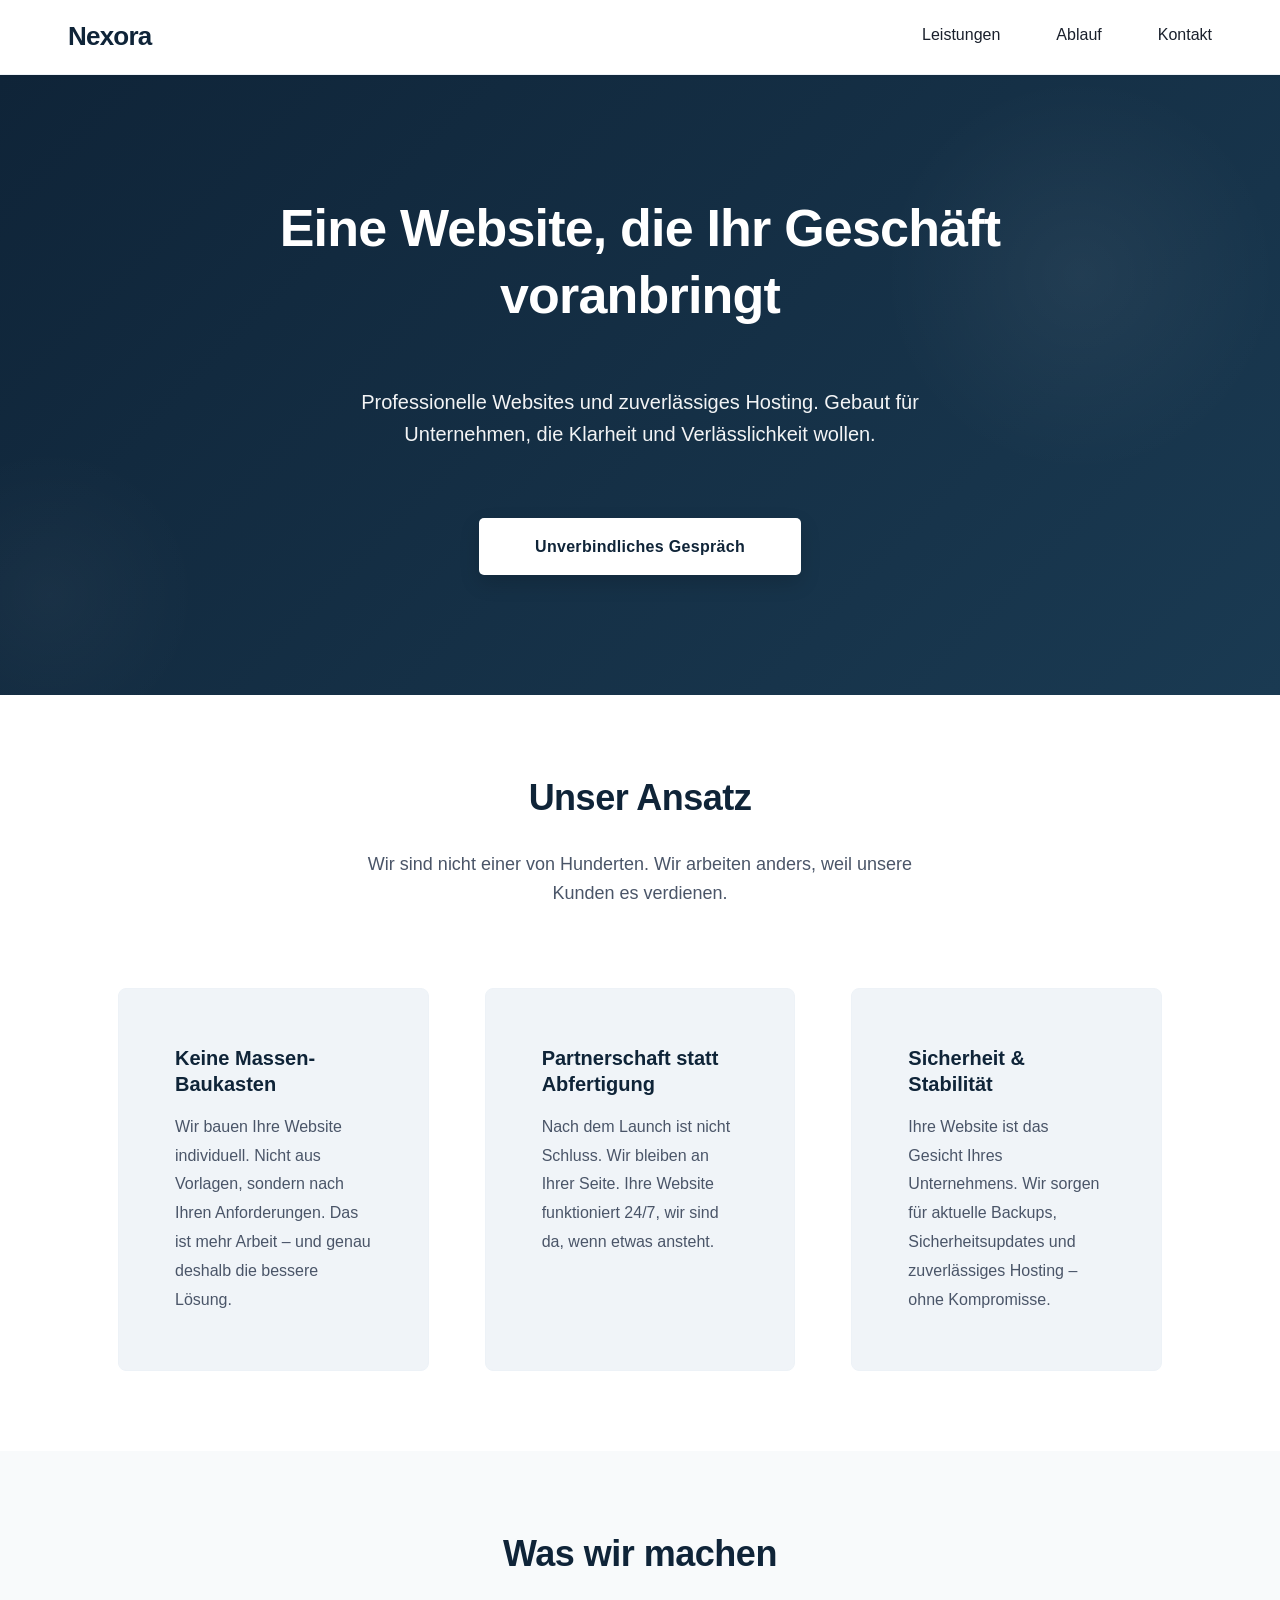
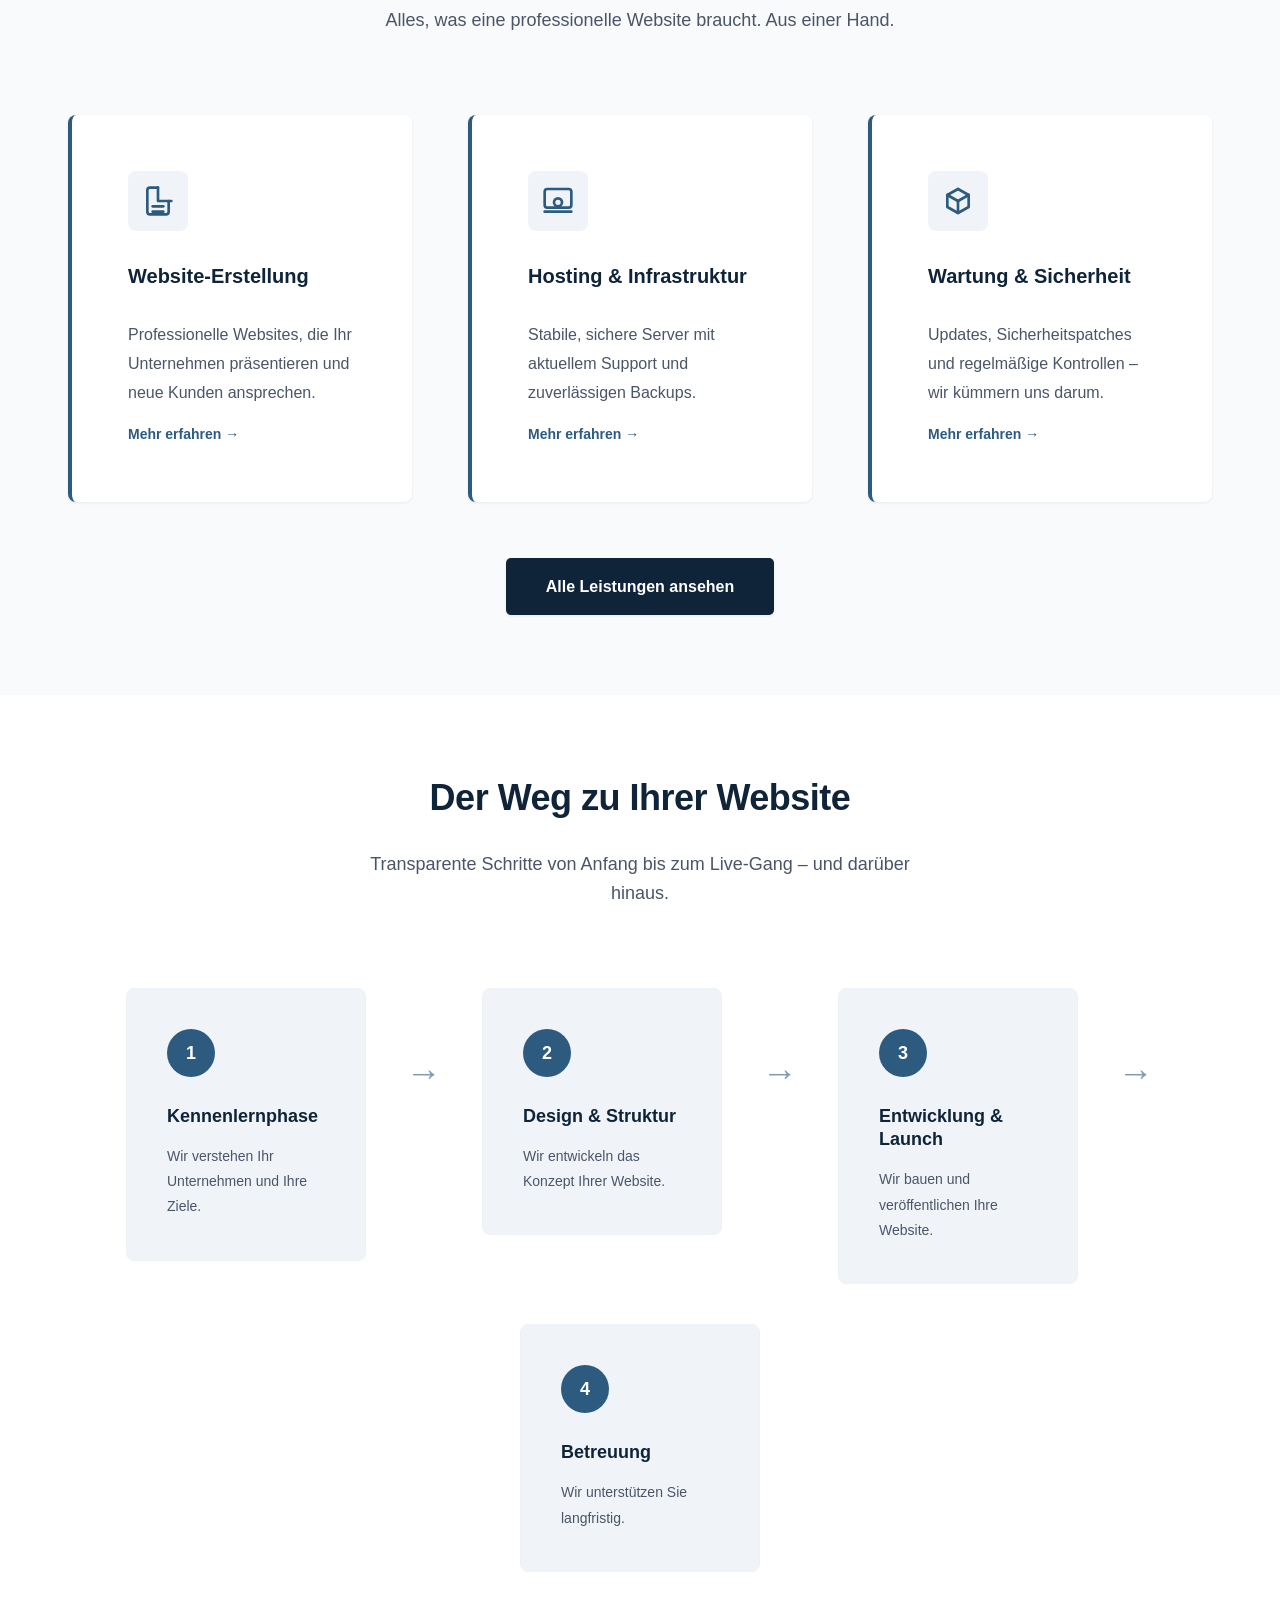
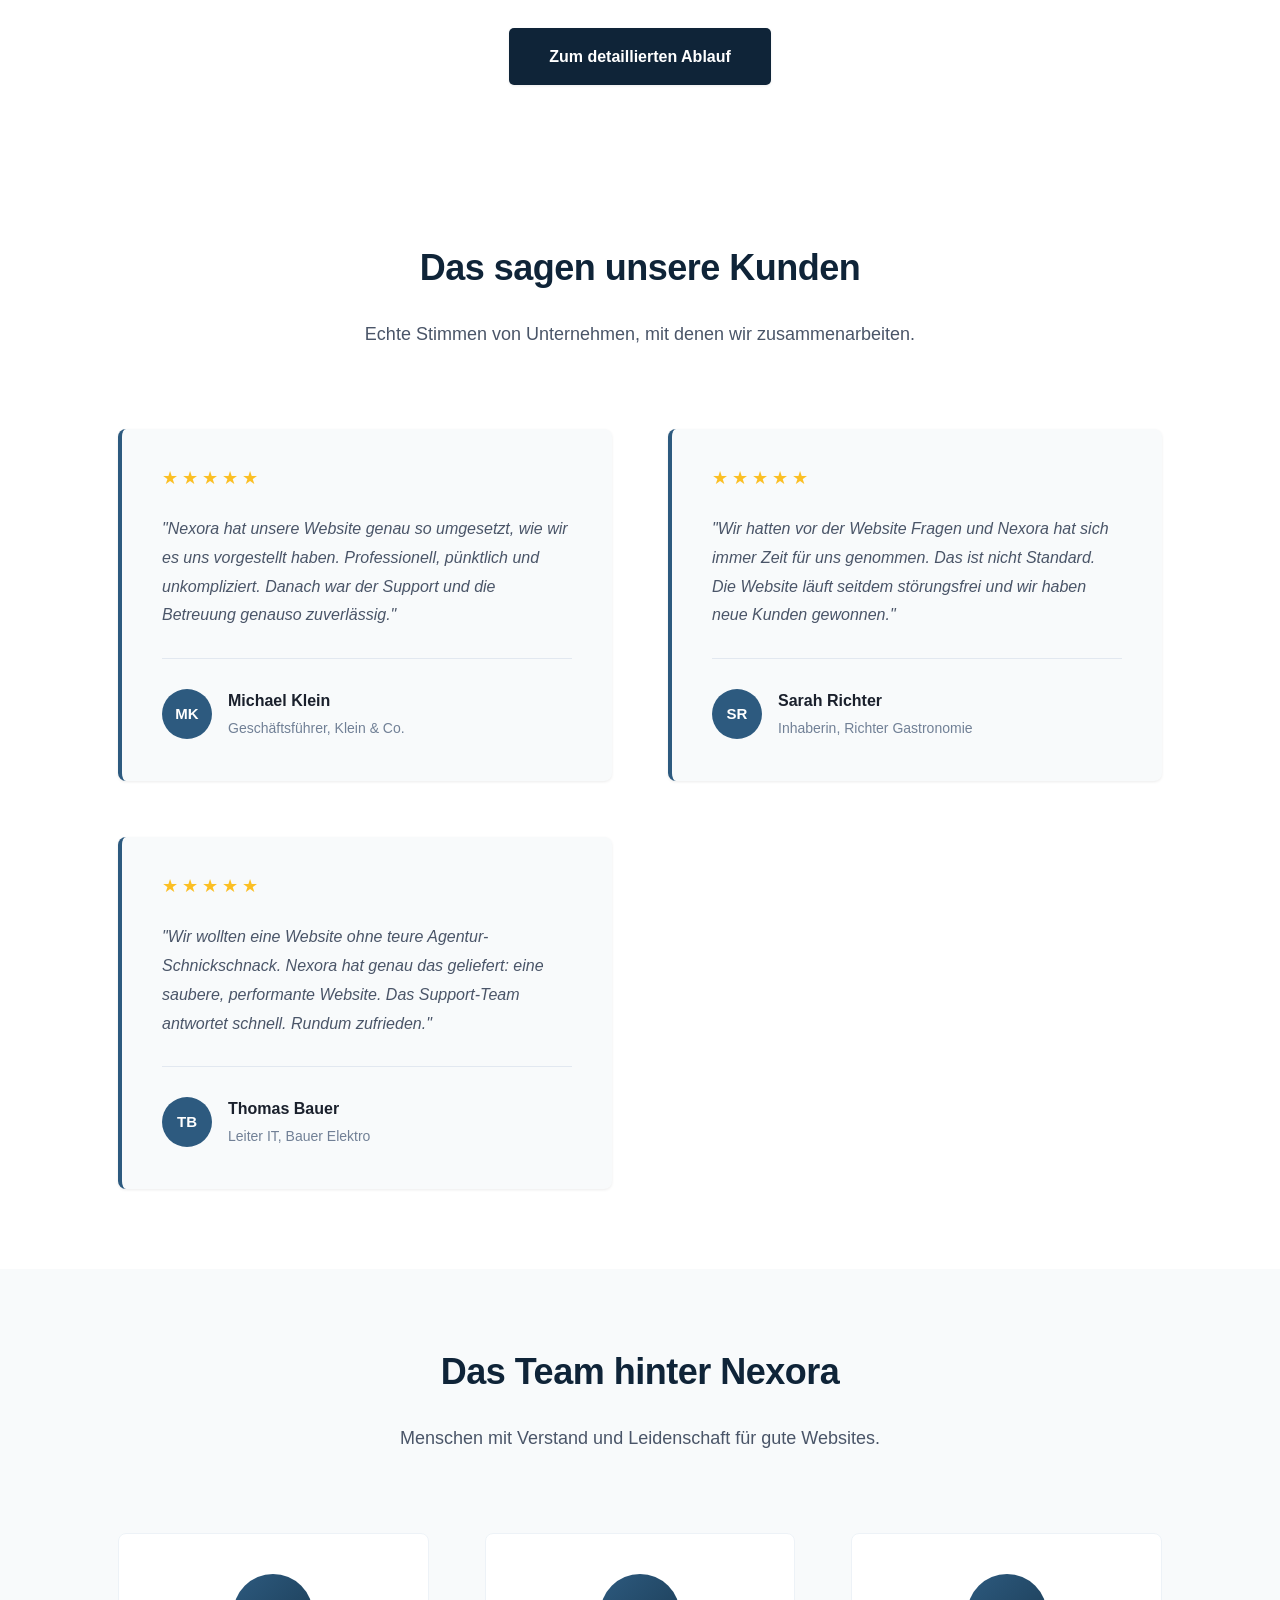
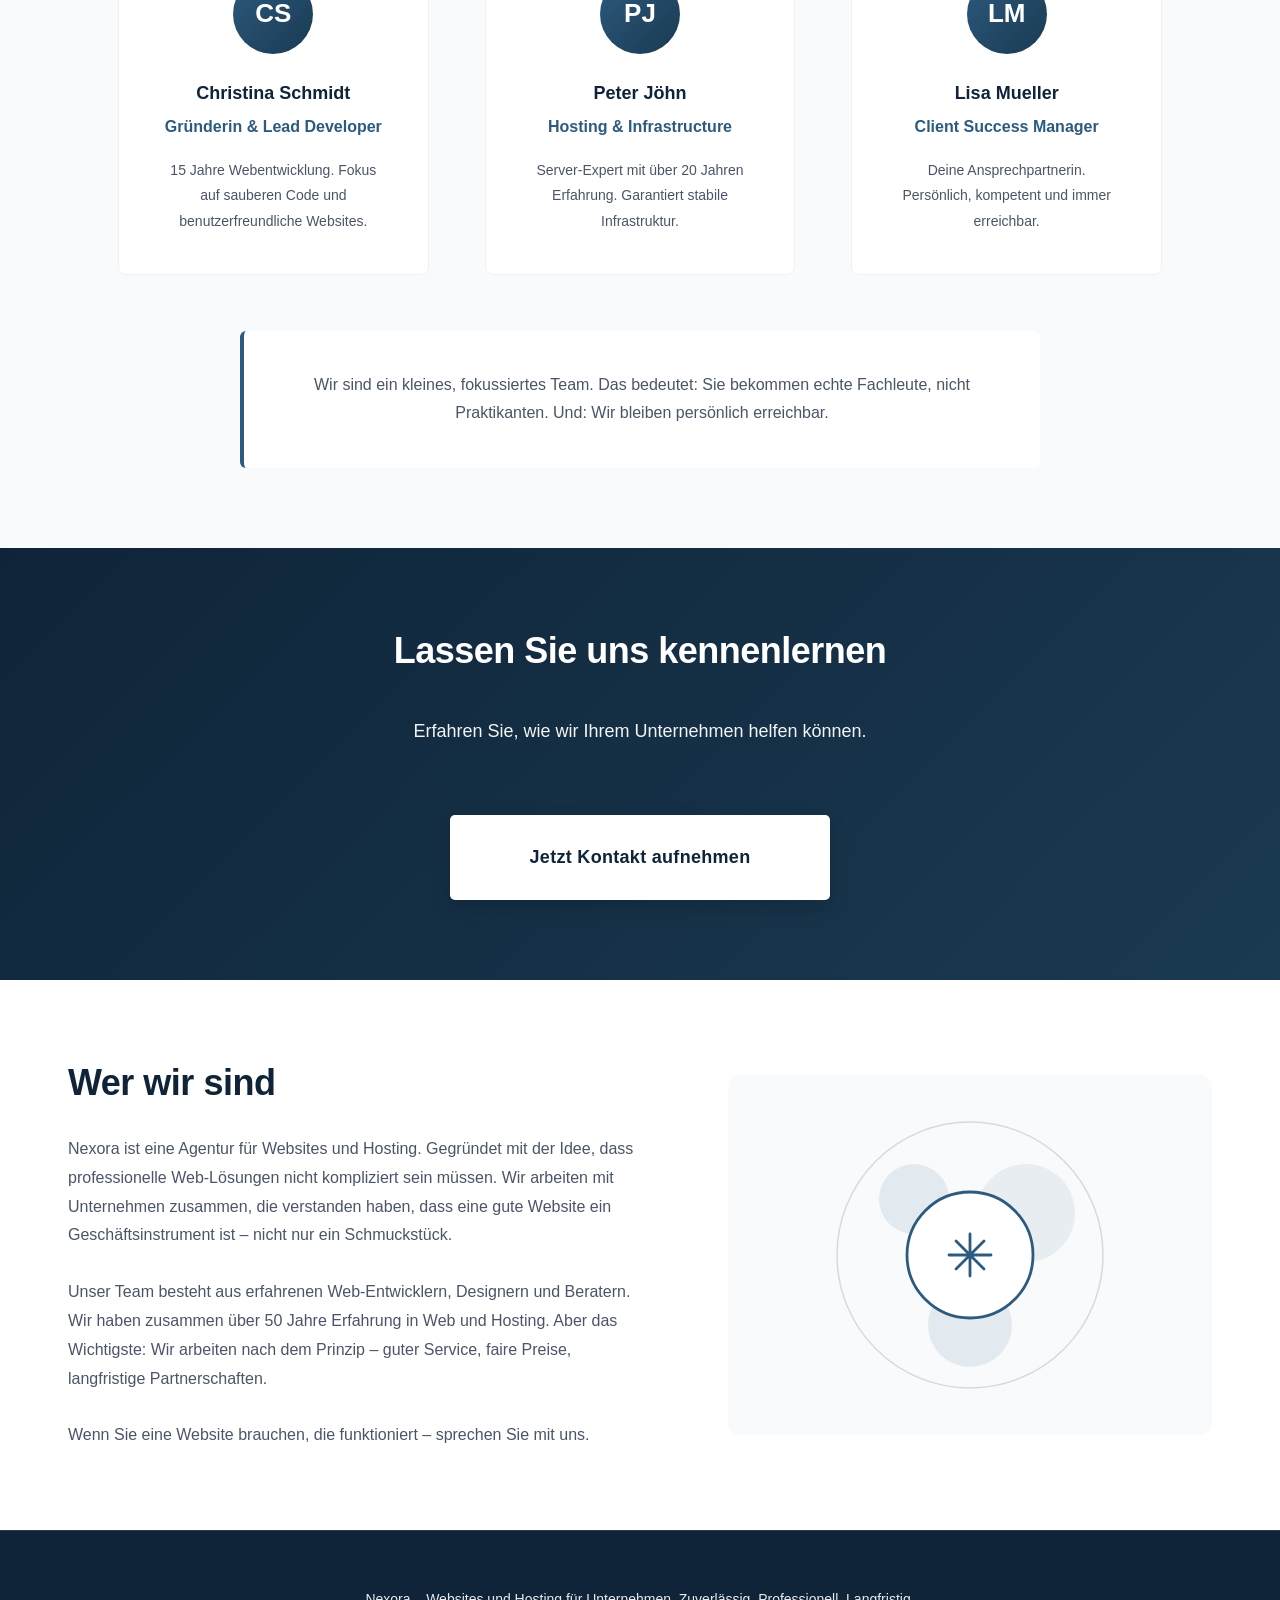
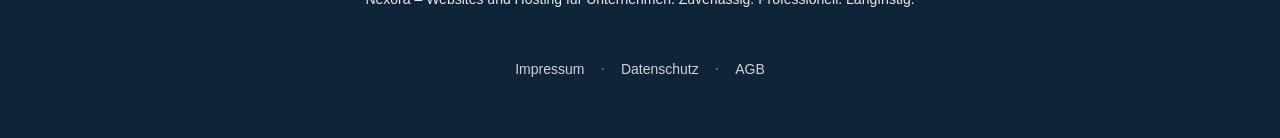
<file: index.html>
<!DOCTYPE html>
<html lang="de">
<head>
    <meta charset="UTF-8">
    <meta name="viewport" content="width=device-width, initial-scale=1.0">
    <meta name="description" content="Nexora - Websites und Hosting für kleine und mittlere Unternehmen, die funktionieren. Professionell. Sicher. Langfristig.">
    <meta name="keywords" content="Website-Erstellung, Hosting, Webdesign, technische Betreuung, für Unternehmen">
    <title>Nexora – Websites, die wirklich funktionieren</title>
    <link rel="stylesheet" href="style.css">
</head>
<body>
    <!-- HEADER -->
    <header class="header">
        <div class="container">
            <div class="header-content">
                <a href="index.html" class="logo">Nexora</a>
                <nav class="nav">
                    <a href="leistungen.html" class="nav-link">Leistungen</a>
                    <a href="ablauf.html" class="nav-link">Ablauf</a>
                    <a href="kontakt.html" class="nav-link">Kontakt</a>
                </nav>
            </div>
        </div>
    </header>

    <!-- HERO SECTION -->
    <section class="hero">
        <div class="container">
            <div class="hero-content">
                <h1 class="hero-title">Eine Website, die Ihr Geschäft voranbringt</h1>
                <p class="hero-subtitle">Professionelle Websites und zuverlässiges Hosting. Gebaut für Unternehmen, die Klarheit und Verlässlichkeit wollen.</p>
                <a href="kontakt.html" class="cta-button">Unverbindliches Gespräch</a>
            </div>
        </div>
    </section>

    <!-- WHY NEXORA SECTION -->
    <section class="why-section">
        <div class="container">
            <div class="why-header">
                <h2 class="section-title">Unser Ansatz</h2>
                <p class="section-intro">Wir sind nicht einer von Hunderten. Wir arbeiten anders, weil unsere Kunden es verdienen.</p>
            </div>
            <div class="reasons-grid">
                <div class="reason-card">
                    <h3 class="reason-title">Keine Massen-Baukasten</h3>
                    <p class="reason-text">Wir bauen Ihre Website individuell. Nicht aus Vorlagen, sondern nach Ihren Anforderungen. Das ist mehr Arbeit – und genau deshalb die bessere Lösung.</p>
                </div>
                <div class="reason-card">
                    <h3 class="reason-title">Partnerschaft statt Abfertigung</h3>
                    <p class="reason-text">Nach dem Launch ist nicht Schluss. Wir bleiben an Ihrer Seite. Ihre Website funktioniert 24/7, wir sind da, wenn etwas ansteht.</p>
                </div>
                <div class="reason-card">
                    <h3 class="reason-title">Sicherheit & Stabilität</h3>
                    <p class="reason-text">Ihre Website ist das Gesicht Ihres Unternehmens. Wir sorgen für aktuelle Backups, Sicherheitsupdates und zuverlässiges Hosting – ohne Kompromisse.</p>
                </div>
            </div>
        </div>
    </section>

    <!-- SERVICES PREVIEW SECTION -->
    <section class="services-preview-section">
        <div class="container">
            <div class="services-header">
                <h2 class="section-title">Was wir machen</h2>
                <p class="section-intro">Alles, was eine professionelle Website braucht. Aus einer Hand.</p>
            </div>
            <div class="services-preview-grid">
                <a href="leistungen.html" class="service-preview-card">
                    <div class="service-icon">
                        <svg viewBox="0 0 24 24" width="48" height="48" stroke="currentColor" stroke-width="2" fill="none" stroke-linecap="round" stroke-linejoin="round">
                            <path d="M12 2H6a2 2 0 0 0-2 2v16a2 2 0 0 0 2 2h12a2 2 0 0 0 2-2V12"></path>
                            <polyline points="12 2 12 12 22 12"></polyline>
                            <line x1="8" y1="16" x2="16" y2="16"></line>
                            <line x1="8" y1="20" x2="16" y2="20"></line>
                        </svg>
                    </div>
                    <h3 class="service-title">Website-Erstellung</h3>
                    <p class="service-text">Professionelle Websites, die Ihr Unternehmen präsentieren und neue Kunden ansprechen.</p>
                    <span class="service-link">Mehr erfahren →</span>
                </a>
                <a href="leistungen.html" class="service-preview-card">
                    <div class="service-icon">
                        <svg viewBox="0 0 24 24" width="48" height="48" stroke="currentColor" stroke-width="2" fill="none" stroke-linecap="round" stroke-linejoin="round">
                            <rect x="2" y="3" width="20" height="14" rx="2" ry="2"></rect>
                            <line x1="2" y1="20" x2="22" y2="20"></line>
                            <circle cx="12" cy="13" r="3"></circle>
                        </svg>
                    </div>
                    <h3 class="service-title">Hosting & Infrastruktur</h3>
                    <p class="service-text">Stabile, sichere Server mit aktuellem Support und zuverlässigen Backups.</p>
                    <span class="service-link">Mehr erfahren →</span>
                </a>
                <a href="leistungen.html" class="service-preview-card">
                    <div class="service-icon">
                        <svg viewBox="0 0 24 24" width="48" height="48" stroke="currentColor" stroke-width="2" fill="none" stroke-linecap="round" stroke-linejoin="round">
                            <polyline points="12 3 20 7.5 20 16.5 12 21 4 16.5 4 7.5 12 3"></polyline>
                            <line x1="12" y1="12" x2="20" y2="7.5"></line>
                            <line x1="12" y1="12" x2="12" y2="21"></line>
                            <line x1="12" y1="12" x2="4" y2="7.5"></line>
                        </svg>
                    </div>
                    <h3 class="service-title">Wartung & Sicherheit</h3>
                    <p class="service-text">Updates, Sicherheitspatches und regelmäßige Kontrollen – wir kümmern uns darum.</p>
                    <span class="service-link">Mehr erfahren →</span>
                </a>
            </div>
            <div class="services-cta">
                <a href="leistungen.html" class="link-button">Alle Leistungen ansehen</a>
            </div>
        </div>
    </section>

    <!-- PROCESS PREVIEW SECTION -->
    <section class="process-preview-section">
        <div class="container">
            <div class="process-header">
                <h2 class="section-title">Der Weg zu Ihrer Website</h2>
                <p class="section-intro">Transparente Schritte von Anfang bis zum Live-Gang – und darüber hinaus.</p>
            </div>
            <div class="process-preview-steps">
                <div class="process-preview-step">
                    <div class="step-number">1</div>
                    <h3 class="step-title">Kennenlernphase</h3>
                    <p class="step-text">Wir verstehen Ihr Unternehmen und Ihre Ziele.</p>
                </div>
                <div class="process-preview-arrow">→</div>
                <div class="process-preview-step">
                    <div class="step-number">2</div>
                    <h3 class="step-title">Design & Struktur</h3>
                    <p class="step-text">Wir entwickeln das Konzept Ihrer Website.</p>
                </div>
                <div class="process-preview-arrow">→</div>
                <div class="process-preview-step">
                    <div class="step-number">3</div>
                    <h3 class="step-title">Entwicklung & Launch</h3>
                    <p class="step-text">Wir bauen und veröffentlichen Ihre Website.</p>
                </div>
                <div class="process-preview-arrow">→</div>
                <div class="process-preview-step">
                    <div class="step-number">4</div>
                    <h3 class="step-title">Betreuung</h3>
                    <p class="step-text">Wir unterstützen Sie langfristig.</p>
                </div>
            </div>
            <div class="services-cta">
                <a href="ablauf.html" class="link-button">Zum detaillierten Ablauf</a>
            </div>
        </div>
    </section>

    <!-- TESTIMONIALS SECTION -->
    <section class="testimonials-section">
        <div class="container">
            <h2 class="section-title">Das sagen unsere Kunden</h2>
            <p class="section-intro">Echte Stimmen von Unternehmen, mit denen wir zusammenarbeiten.</p>
            <div class="testimonials-grid">
                <div class="testimonial-card">
                    <div class="testimonial-rating">
                        <span class="star">★</span>
                        <span class="star">★</span>
                        <span class="star">★</span>
                        <span class="star">★</span>
                        <span class="star">★</span>
                    </div>
                    <p class="testimonial-text">"Nexora hat unsere Website genau so umgesetzt, wie wir es uns vorgestellt haben. Professionell, pünktlich und unkompliziert. Danach war der Support und die Betreuung genauso zuverlässig."</p>
                    <div class="testimonial-author">
                        <div class="author-avatar">MK</div>
                        <div class="author-info">
                            <p class="author-name">Michael Klein</p>
                            <p class="author-title">Geschäftsführer, Klein & Co.</p>
                        </div>
                    </div>
                </div>
                <div class="testimonial-card">
                    <div class="testimonial-rating">
                        <span class="star">★</span>
                        <span class="star">★</span>
                        <span class="star">★</span>
                        <span class="star">★</span>
                        <span class="star">★</span>
                    </div>
                    <p class="testimonial-text">"Wir hatten vor der Website Fragen und Nexora hat sich immer Zeit für uns genommen. Das ist nicht Standard. Die Website läuft seitdem störungsfrei und wir haben neue Kunden gewonnen."</p>
                    <div class="testimonial-author">
                        <div class="author-avatar">SR</div>
                        <div class="author-info">
                            <p class="author-name">Sarah Richter</p>
                            <p class="author-title">Inhaberin, Richter Gastronomie</p>
                        </div>
                    </div>
                </div>
                <div class="testimonial-card">
                    <div class="testimonial-rating">
                        <span class="star">★</span>
                        <span class="star">★</span>
                        <span class="star">★</span>
                        <span class="star">★</span>
                        <span class="star">★</span>
                    </div>
                    <p class="testimonial-text">"Wir wollten eine Website ohne teure Agentur-Schnickschnack. Nexora hat genau das geliefert: eine saubere, performante Website. Das Support-Team antwortet schnell. Rundum zufrieden."</p>
                    <div class="testimonial-author">
                        <div class="author-avatar">TB</div>
                        <div class="author-info">
                            <p class="author-name">Thomas Bauer</p>
                            <p class="author-title">Leiter IT, Bauer Elektro</p>
                        </div>
                    </div>
                </div>
            </div>
        </div>
    </section>

    <!-- TEAM SECTION -->
    <section class="team-section">
        <div class="container">
            <h2 class="section-title">Das Team hinter Nexora</h2>
            <p class="section-intro">Menschen mit Verstand und Leidenschaft für gute Websites.</p>
            <div class="team-grid">
                <div class="team-member">
                    <div class="team-member-avatar">CS</div>
                    <h3 class="team-member-name">Christina Schmidt</h3>
                    <p class="team-member-role">Gründerin & Lead Developer</p>
                    <p class="team-member-bio">15 Jahre Webentwicklung. Fokus auf sauberen Code und benutzerfreundliche Websites.</p>
                </div>
                <div class="team-member">
                    <div class="team-member-avatar">PJ</div>
                    <h3 class="team-member-name">Peter Jöhn</h3>
                    <p class="team-member-role">Hosting & Infrastructure</p>
                    <p class="team-member-bio">Server-Expert mit über 20 Jahren Erfahrung. Garantiert stabile Infrastruktur.</p>
                </div>
                <div class="team-member">
                    <div class="team-member-avatar">LM</div>
                    <h3 class="team-member-name">Lisa Mueller</h3>
                    <p class="team-member-role">Client Success Manager</p>
                    <p class="team-member-bio">Deine Ansprechpartnerin. Persönlich, kompetent und immer erreichbar.</p>
                </div>
            </div>
            <p class="team-note">Wir sind ein kleines, fokussiertes Team. Das bedeutet: Sie bekommen echte Fachleute, nicht Praktikanten. Und: Wir bleiben persönlich erreichbar.</p>
        </div>
    </section>

    <!-- CALL-TO-ACTION SECTION -->
    <section class="cta-section">
        <div class="container">
            <div class="cta-content">
                <h2>Lassen Sie uns kennenlernen</h2>
                <p>Erfahren Sie, wie wir Ihrem Unternehmen helfen können.</p>
                <a href="kontakt.html" class="cta-button cta-button-large">Jetzt Kontakt aufnehmen</a>
            </div>
        </div>
    </section>

    <!-- ABOUT SECTION -->
    <section class="about-section">
        <div class="container">
            <div class="about-wrapper">
                <div class="about-content">
                    <h2>Wer wir sind</h2>
                    <p>Nexora ist eine Agentur für Websites und Hosting. Gegründet mit der Idee, dass professionelle Web-Lösungen nicht kompliziert sein müssen. Wir arbeiten mit Unternehmen zusammen, die verstanden haben, dass eine gute Website ein Geschäftsinstrument ist – nicht nur ein Schmuckstück.</p>
                    <p>Unser Team besteht aus erfahrenen Web-Entwicklern, Designern und Beratern. Wir haben zusammen über 50 Jahre Erfahrung in Web und Hosting. Aber das Wichtigste: Wir arbeiten nach dem Prinzip – guter Service, faire Preise, langfristige Partnerschaften.</p>
                    <p>Wenn Sie eine Website brauchen, die funktioniert – sprechen Sie mit uns.</p>
                </div>
                <div class="about-visual">
                    <svg viewBox="0 0 200 200" width="280" height="280">
                        <!-- Background Circle -->
                        <circle cx="100" cy="100" r="95" fill="none" stroke="#2d5a7f" stroke-width="1" opacity="0.2"></circle>
                        <!-- Inner Circles -->
                        <circle cx="60" cy="60" r="25" fill="#2d5a7f" opacity="0.1"></circle>
                        <circle cx="140" cy="70" r="35" fill="#2d5a7f" opacity="0.08"></circle>
                        <circle cx="100" cy="150" r="30" fill="#2d5a7f" opacity="0.1"></circle>
                        <!-- Center Icon -->
                        <g transform="translate(100, 100)">
                            <circle cx="0" cy="0" r="45" fill="white" stroke="#2d5a7f" stroke-width="2"></circle>
                            <g stroke="#2d5a7f" stroke-width="2" fill="none" stroke-linecap="round" stroke-linejoin="round">
                                <path d="M -15 0 L 15 0 M 0 -15 L 0 15 M -10 -10 L 10 10 M -10 10 L 10 -10"></path>
                            </g>
                        </g>
                    </svg>
                </div>
            </div>
        </div>
    </section>
    <footer class="footer">
        <div class="container">
            <div class="footer-content">
                <p class="footer-text">Nexora – Websites und Hosting für Unternehmen. Zuverlässig. Professionell. Langfristig.</p>
                <div class="footer-links">
                    <a href="impressum.html" class="footer-link">Impressum</a>
                    <span class="footer-divider">·</span>
                    <a href="datenschutz.html" class="footer-link">Datenschutz</a>
                    <span class="footer-divider">·</span>
                    <a href="agb.html" class="footer-link">AGB</a>
                </div>
            </div>
        </div>
    </footer>

    <script src="script.js"></script>
</body>
</html>
</file>
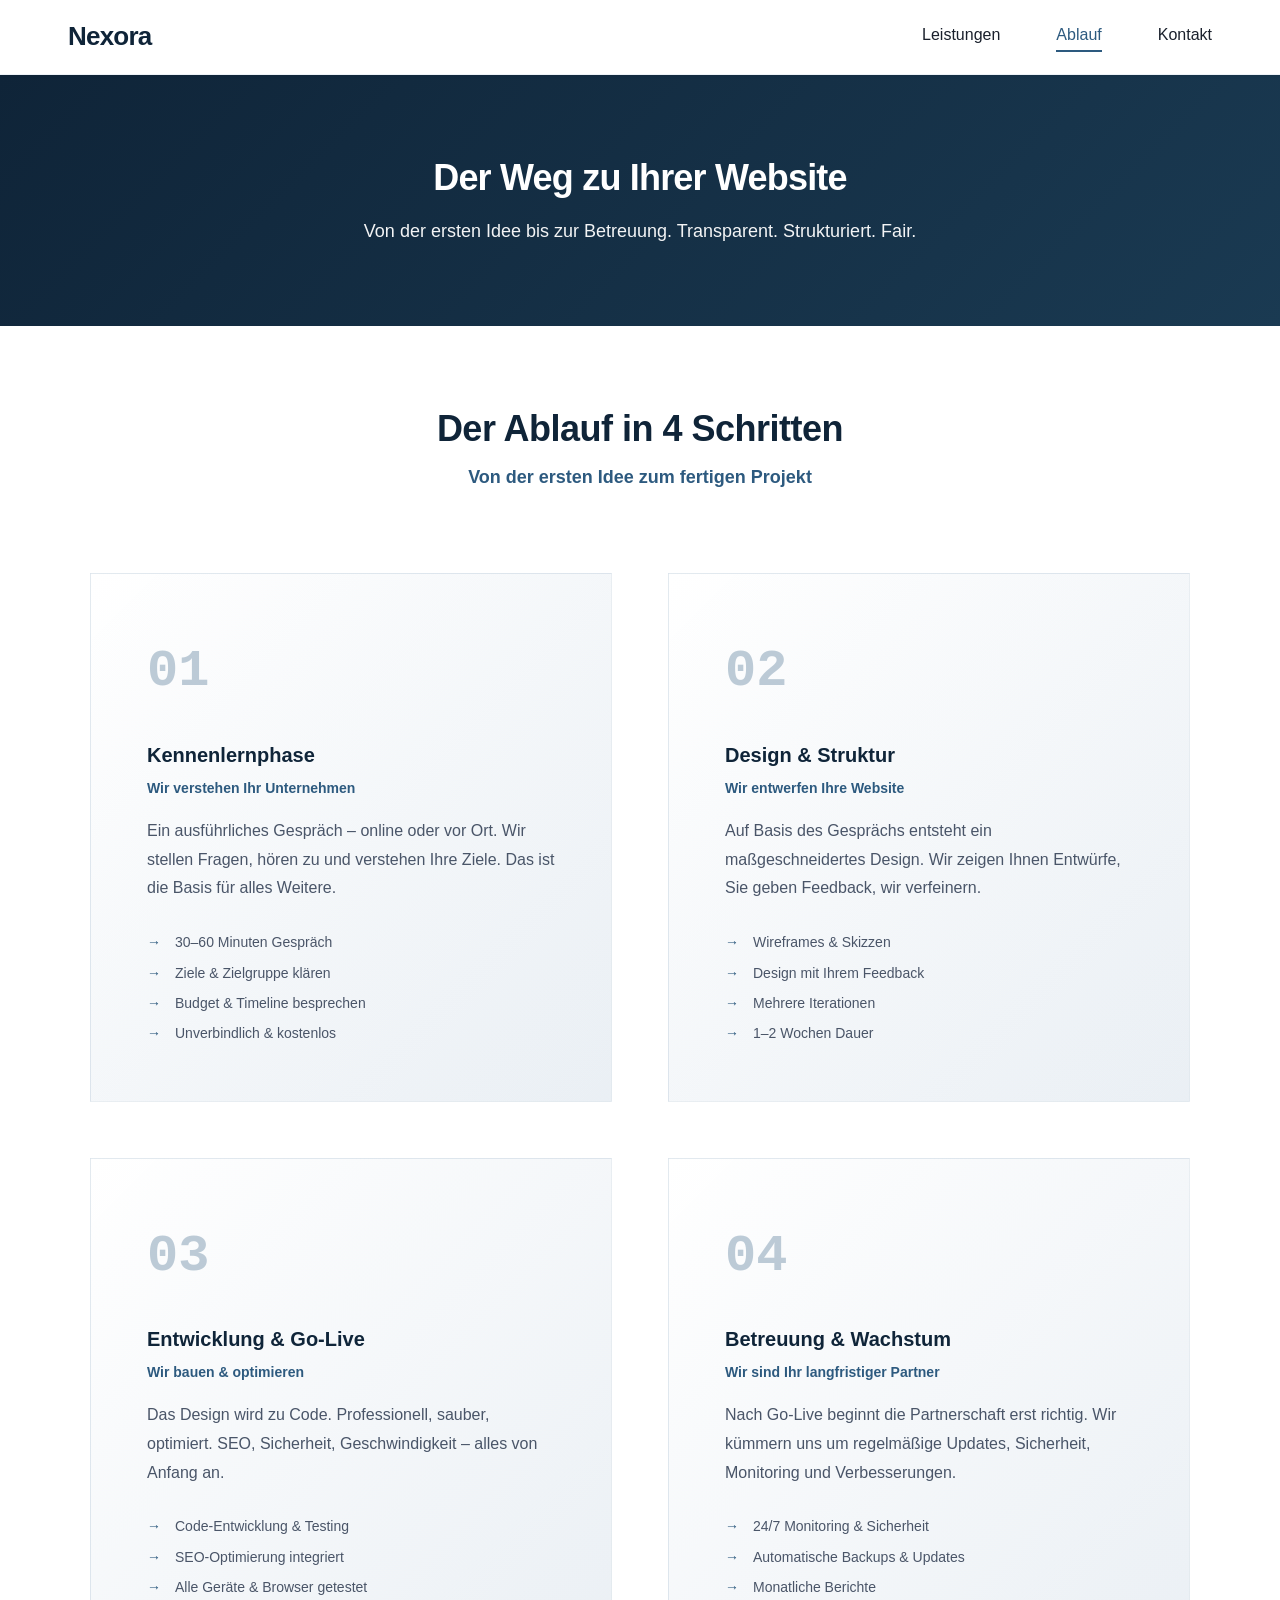
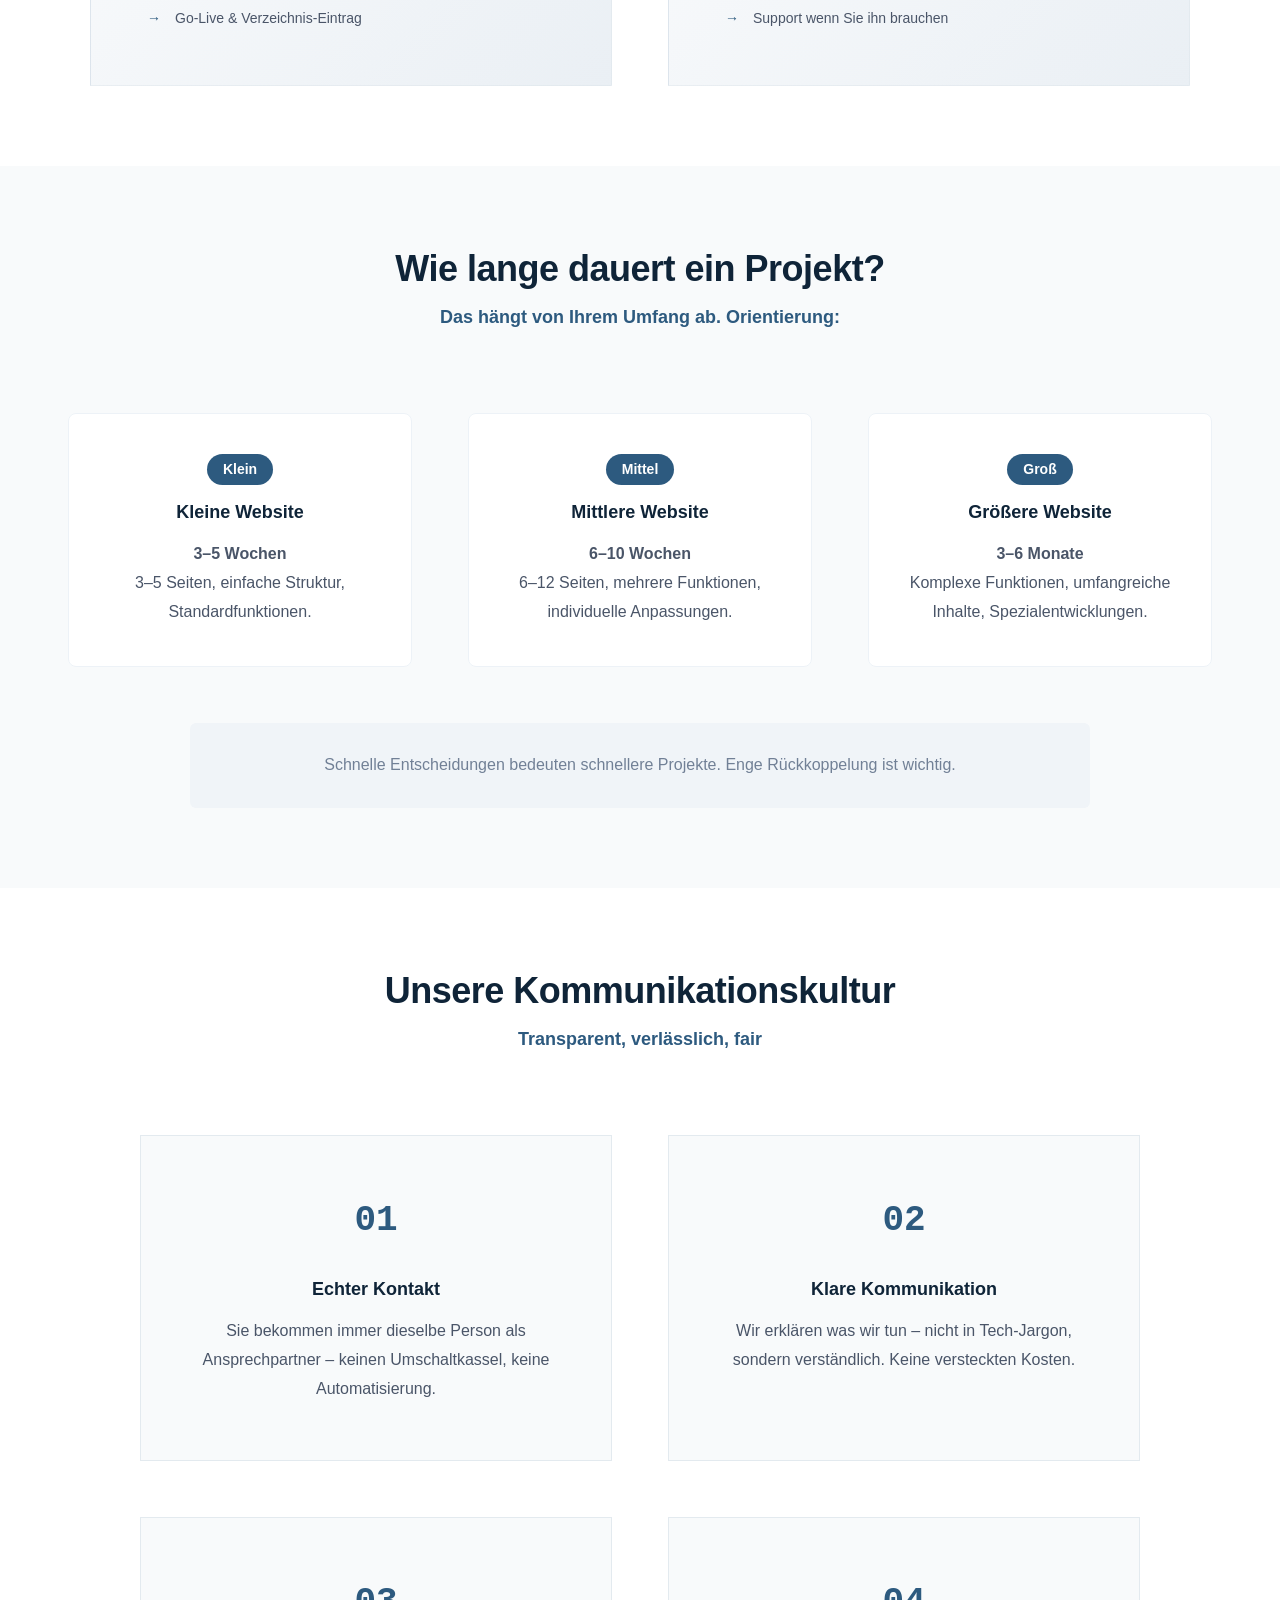
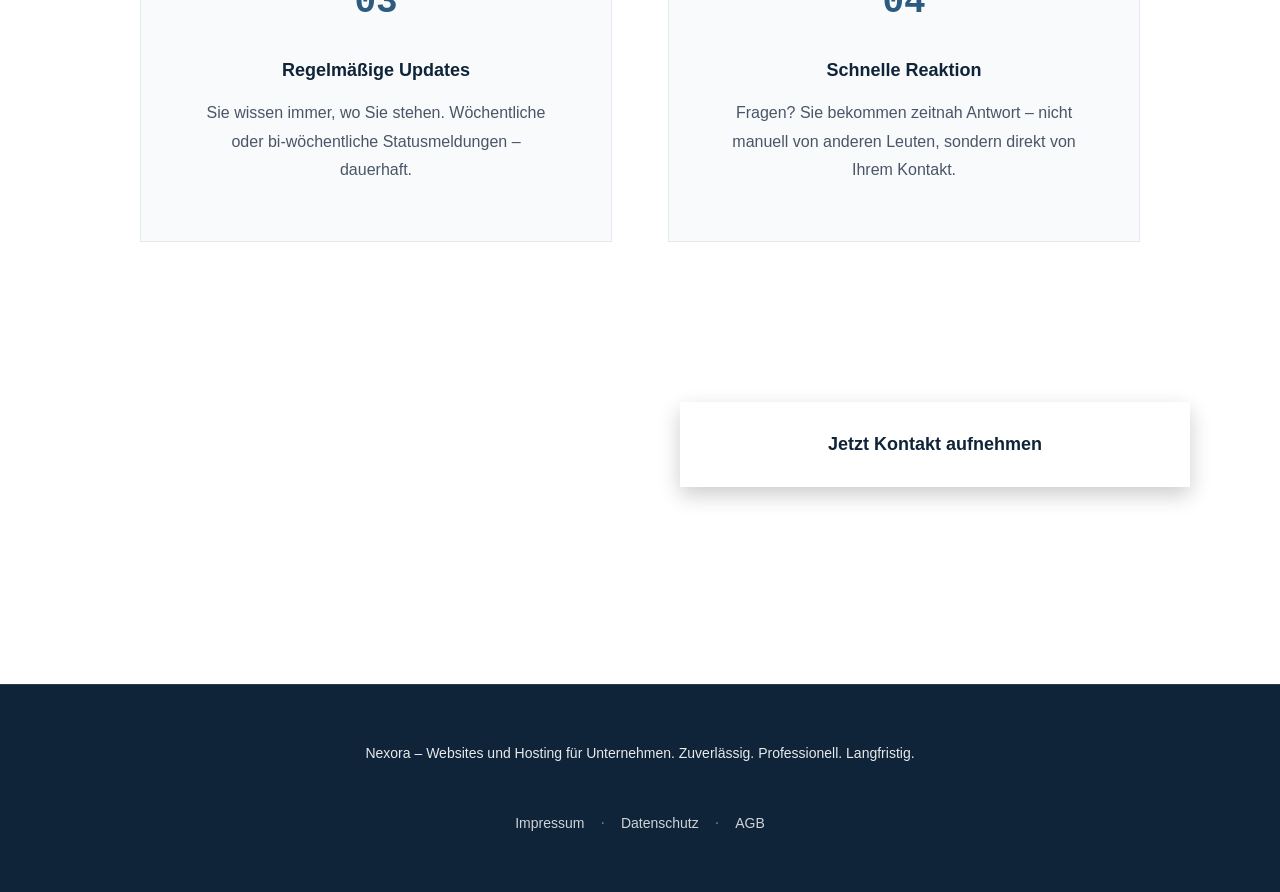
<file: ablauf.html>
<!DOCTYPE html>
<html lang="de">
<head>
    <meta charset="UTF-8">
    <meta name="viewport" content="width=device-width, initial-scale=1.0">
    <meta name="description" content="Ablauf – So entsteht Ihre Website bei Nexora. Transparent. Strukturiert. Professionell.">
    <meta name="keywords" content="Website-Erstellung Ablauf, Prozess, Schritte, Zusammenarbeit">
    <title>Ablauf – Nexora</title>
    <link rel="stylesheet" href="style.css">
</head>
<body>
    <!-- HEADER -->
    <header class="header">
        <div class="container">
            <div class="header-content">
                <a href="index.html" class="logo">Nexora</a>
                <nav class="nav">
                    <a href="leistungen.html" class="nav-link">Leistungen</a>
                    <a href="ablauf.html" class="nav-link nav-link-active">Ablauf</a>
                    <a href="kontakt.html" class="nav-link">Kontakt</a>
                </nav>
            </div>
        </div>
    </header>

    <!-- PAGE HERO -->
    <section class="page-hero">
        <div class="container">
            <h1 class="page-title">Der Weg zu Ihrer Website</h1>
            <p class="page-subtitle">Von der ersten Idee bis zur Betreuung. Transparent. Strukturiert. Fair.</p>
        </div>
    </section>

    <!-- PROCESS STEPS - CARD BASED LAYOUT -->
    <section class="process-steps-section">
        <div class="container">
            <div class="section-header">
                <h2>Der Ablauf in 4 Schritten</h2>
                <p class="section-subtitle">Von der ersten Idee zum fertigen Projekt</p>
            </div>

            <div class="process-cards-grid">
                <!-- STEP 1 -->
                <div class="process-card">
                    <div class="process-card-number">01</div>
                    <h3>Kennenlernphase</h3>
                    <p class="process-card-subtitle">Wir verstehen Ihr Unternehmen</p>
                    <p class="process-card-description">Ein ausführliches Gespräch – online oder vor Ort. Wir stellen Fragen, hören zu und verstehen Ihre Ziele. Das ist die Basis für alles Weitere.</p>
                    <div class="process-card-details">
                        <div class="detail-item">30–60 Minuten Gespräch</div>
                        <div class="detail-item">Ziele & Zielgruppe klären</div>
                        <div class="detail-item">Budget & Timeline besprechen</div>
                        <div class="detail-item">Unverbindlich & kostenlos</div>
                    </div>
                </div>

                <!-- STEP 2 -->
                <div class="process-card">
                    <div class="process-card-number">02</div>
                    <h3>Design & Struktur</h3>
                    <p class="process-card-subtitle">Wir entwerfen Ihre Website</p>
                    <p class="process-card-description">Auf Basis des Gesprächs entsteht ein maßgeschneidertes Design. Wir zeigen Ihnen Entwürfe, Sie geben Feedback, wir verfeinern.</p>
                    <div class="process-card-details">
                        <div class="detail-item">Wireframes & Skizzen</div>
                        <div class="detail-item">Design mit Ihrem Feedback</div>
                        <div class="detail-item">Mehrere Iterationen</div>
                        <div class="detail-item">1–2 Wochen Dauer</div>
                    </div>
                </div>

                <!-- STEP 3 -->
                <div class="process-card">
                    <div class="process-card-number">03</div>
                    <h3>Entwicklung & Go-Live</h3>
                    <p class="process-card-subtitle">Wir bauen & optimieren</p>
                    <p class="process-card-description">Das Design wird zu Code. Professionell, sauber, optimiert. SEO, Sicherheit, Geschwindigkeit – alles von Anfang an.</p>
                    <div class="process-card-details">
                        <div class="detail-item">Code-Entwicklung & Testing</div>
                        <div class="detail-item">SEO-Optimierung integriert</div>
                        <div class="detail-item">Alle Geräte & Browser getestet</div>
                        <div class="detail-item">Go-Live & Verzeichnis-Eintrag</div>
                    </div>
                </div>

                <!-- STEP 4 -->
                <div class="process-card">
                    <div class="process-card-number">04</div>
                    <h3>Betreuung & Wachstum</h3>
                    <p class="process-card-subtitle">Wir sind Ihr langfristiger Partner</p>
                    <p class="process-card-description">Nach Go-Live beginnt die Partnerschaft erst richtig. Wir kümmern uns um regelmäßige Updates, Sicherheit, Monitoring und Verbesserungen.</p>
                    <div class="process-card-details">
                        <div class="detail-item">24/7 Monitoring & Sicherheit</div>
                        <div class="detail-item">Automatische Backups & Updates</div>
                        <div class="detail-item">Monatliche Berichte</div>
                        <div class="detail-item">Support wenn Sie ihn brauchen</div>
                    </div>
                </div>
            </div>
        </div>
    </section>

    <!-- TIMELINE INFO -->
    <section class="timeline-info-section">
        <div class="container">
            <div class="section-header">
                <h2>Wie lange dauert ein Projekt?</h2>
                <p class="section-subtitle">Das hängt von Ihrem Umfang ab. Orientierung:</p>
            </div>
            <div class="timeline-grid">
                <div class="timeline-item">
                    <div class="timeline-badge">Klein</div>
                    <h3>Kleine Website</h3>
                    <p class="timeline-duration">3–5 Wochen</p>
                    <p>3–5 Seiten, einfache Struktur, Standardfunktionen.</p>
                </div>
                <div class="timeline-item">
                    <div class="timeline-badge">Mittel</div>
                    <h3>Mittlere Website</h3>
                    <p class="timeline-duration">6–10 Wochen</p>
                    <p>6–12 Seiten, mehrere Funktionen, individuelle Anpassungen.</p>
                </div>
                <div class="timeline-item">
                    <div class="timeline-badge">Groß</div>
                    <h3>Größere Website</h3>
                    <p class="timeline-duration">3–6 Monate</p>
                    <p>Komplexe Funktionen, umfangreiche Inhalte, Spezialentwicklungen.</p>
                </div>
            </div>
            <p class="timeline-note">Schnelle Entscheidungen bedeuten schnellere Projekte. Enge Rückkoppelung ist wichtig.</p>
        </div>
    </section>

    <!-- COMMUNICATION VALUES SECTION -->
    <section class="communication-section">
        <div class="container">
            <div class="section-header">
                <h2>Unsere Kommunikationskultur</h2>
                <p class="section-subtitle">Transparent, verlässlich, fair</p>
            </div>
            <div class="communication-grid">
                <div class="communication-card">
                    <div class="comm-icon">01</div>
                    <h3>Echter Kontakt</h3>
                    <p>Sie bekommen immer dieselbe Person als Ansprechpartner – keinen Umschaltkassel, keine Automatisierung.</p>
                </div>
                <div class="communication-card">
                    <div class="comm-icon">02</div>
                    <h3>Klare Kommunikation</h3>
                    <p>Wir erklären was wir tun – nicht in Tech-Jargon, sondern verständlich. Keine versteckten Kosten.</p>
                </div>
                <div class="communication-card">
                    <div class="comm-icon">03</div>
                    <h3>Regelmäßige Updates</h3>
                    <p>Sie wissen immer, wo Sie stehen. Wöchentliche oder bi-wöchentliche Statusmeldungen – dauerhaft.</p>
                </div>
                <div class="communication-card">
                    <div class="comm-icon">04</div>
                    <h3>Schnelle Reaktion</h3>
                    <p>Fragen? Sie bekommen zeitnah Antwort – nicht manuell von anderen Leuten, sondern direkt von Ihrem Kontakt.</p>
                </div>
            </div>
        </div>
    </section>

    <!-- FINAL CALL-TO-ACTION -->
    <section class="powerfu-cta-section">
        <div class="container">
            <div class="powerful-cta-content">
                <div class="powerful-cta-text">
                    <h2>Bereit zu starten?</h2>
                    <p>Kontaktieren Sie uns jetzt. Unverbindlich, kostenlos. Nur ein ehrliches Gespräch über Ihre Website.</p>
                </div>
                <div class="powerful-cta-buttons">
                    <a href="kontakt.html" class="cta-button-primary">Jetzt Kontakt aufnehmen</a>
                    <a href="leistungen.html" class="cta-button-secondary">Leistungen nochmal sehen</a>
                </div>
            </div>
        </div>
    </section>

    <!-- FOOTER -->
    <footer class="footer">
        <div class="container">
            <div class="footer-content">
                <p class="footer-text">Nexora – Websites und Hosting für Unternehmen. Zuverlässig. Professionell. Langfristig.</p>
                <div class="footer-links">
                    <a href="impressum.html" class="footer-link">Impressum</a>
                    <span class="footer-divider">·</span>
                    <a href="datenschutz.html" class="footer-link">Datenschutz</a>
                    <span class="footer-divider">·</span>
                    <a href="agb.html" class="footer-link">AGB</a>
                </div>
            </div>
        </div>
    </footer>

    <script src="script.js"></script>
</body>
</html>
</file>
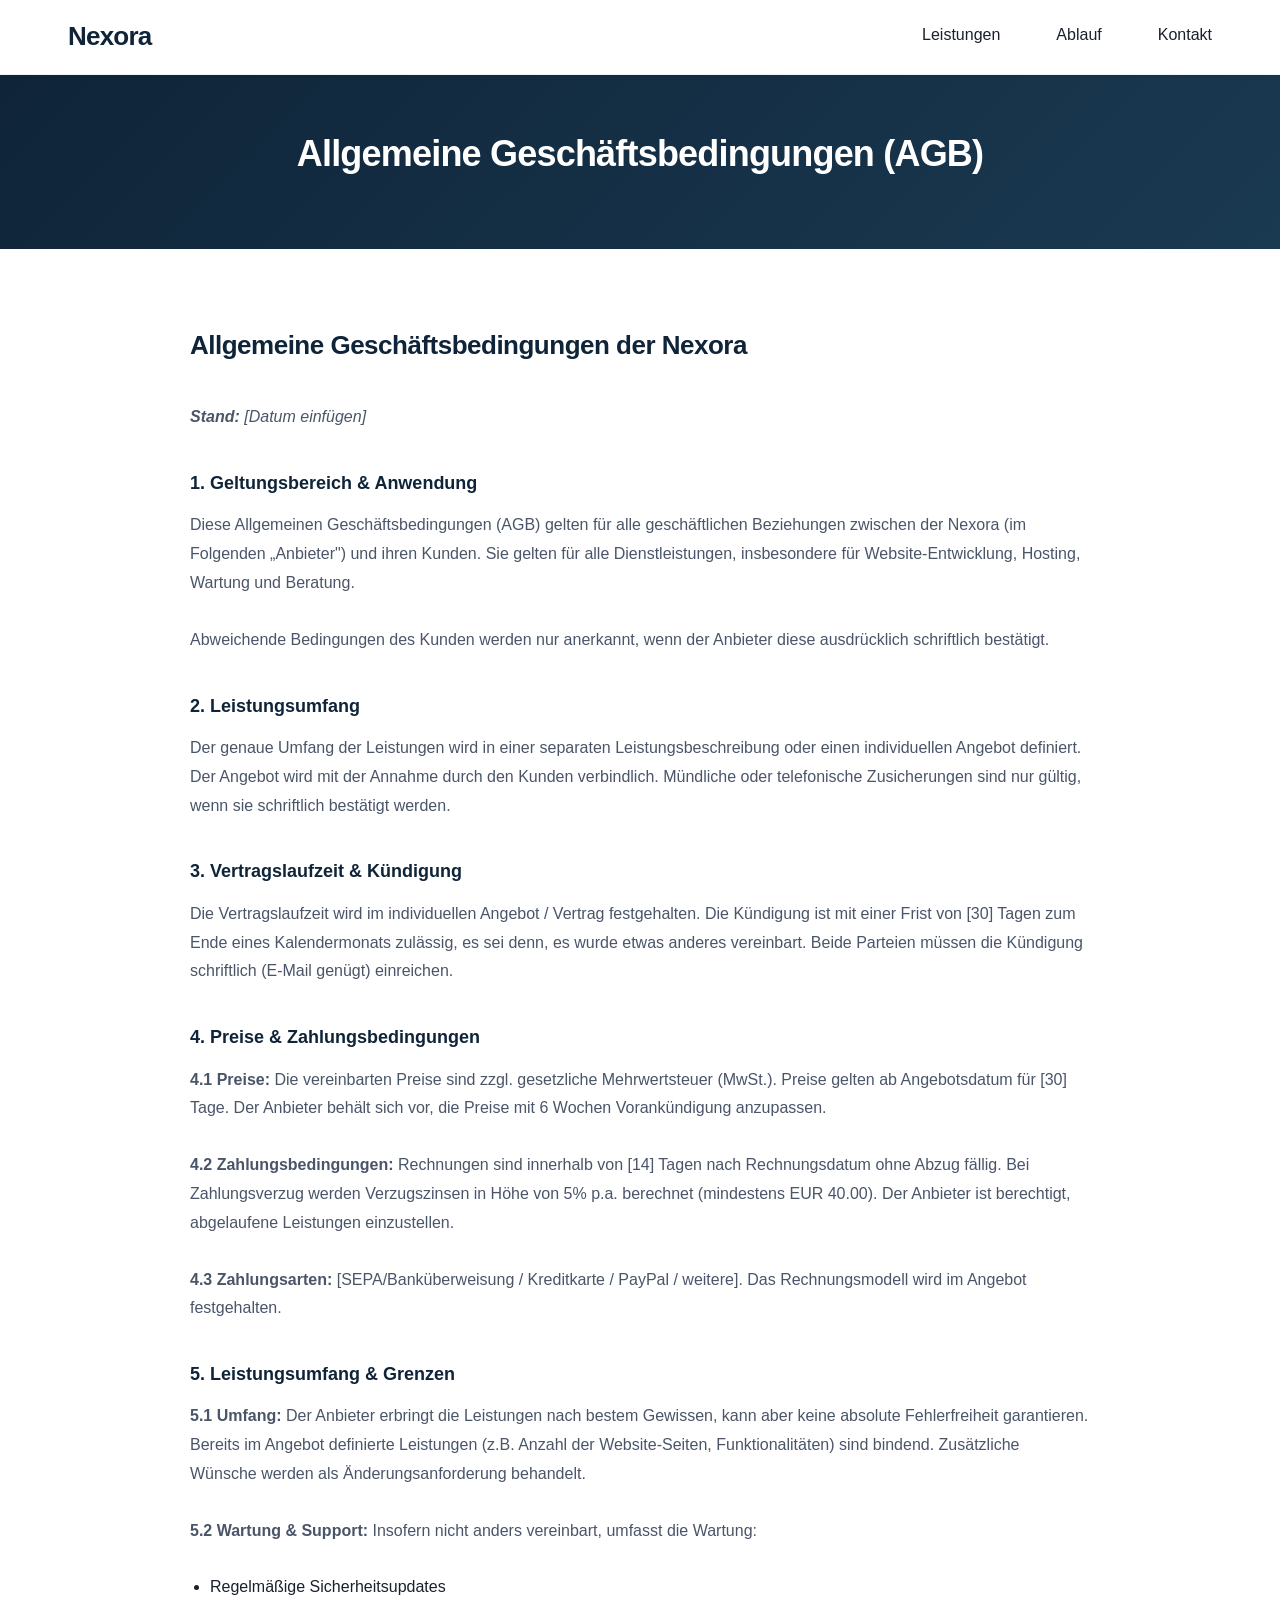
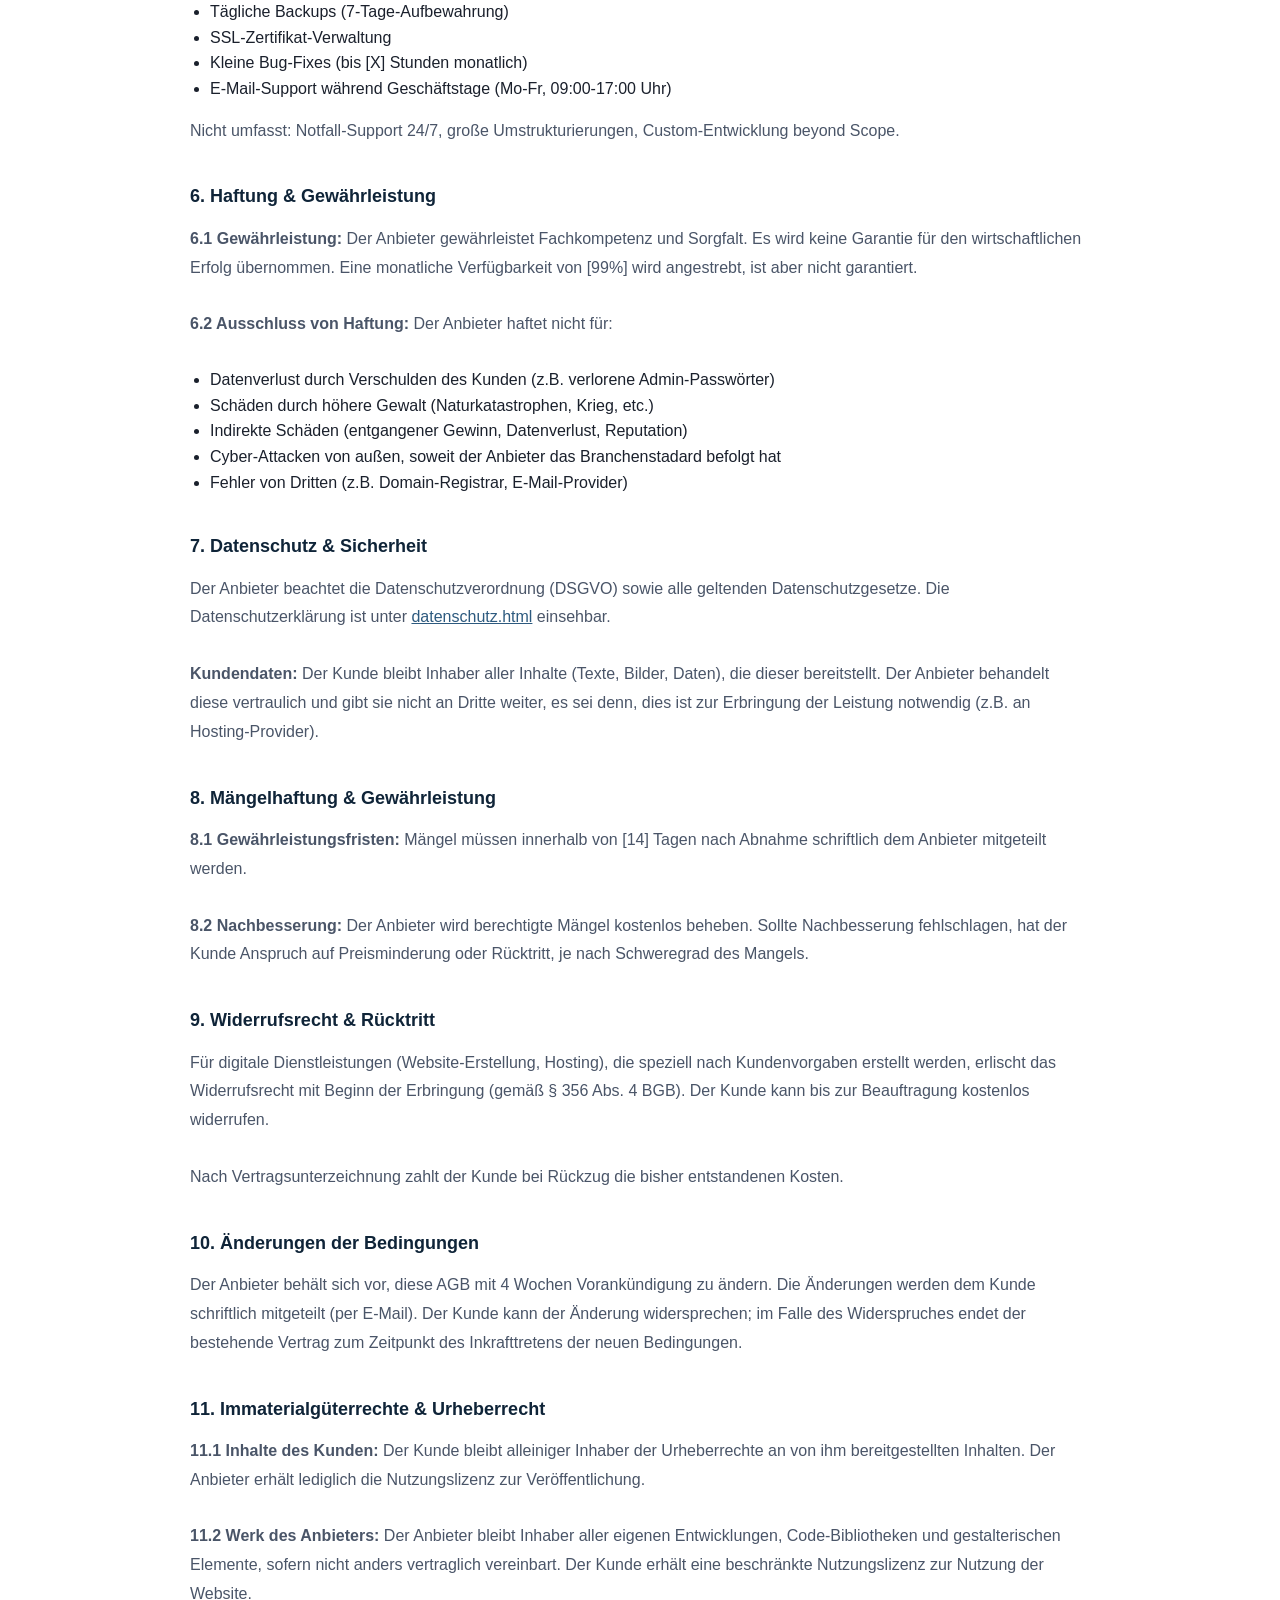
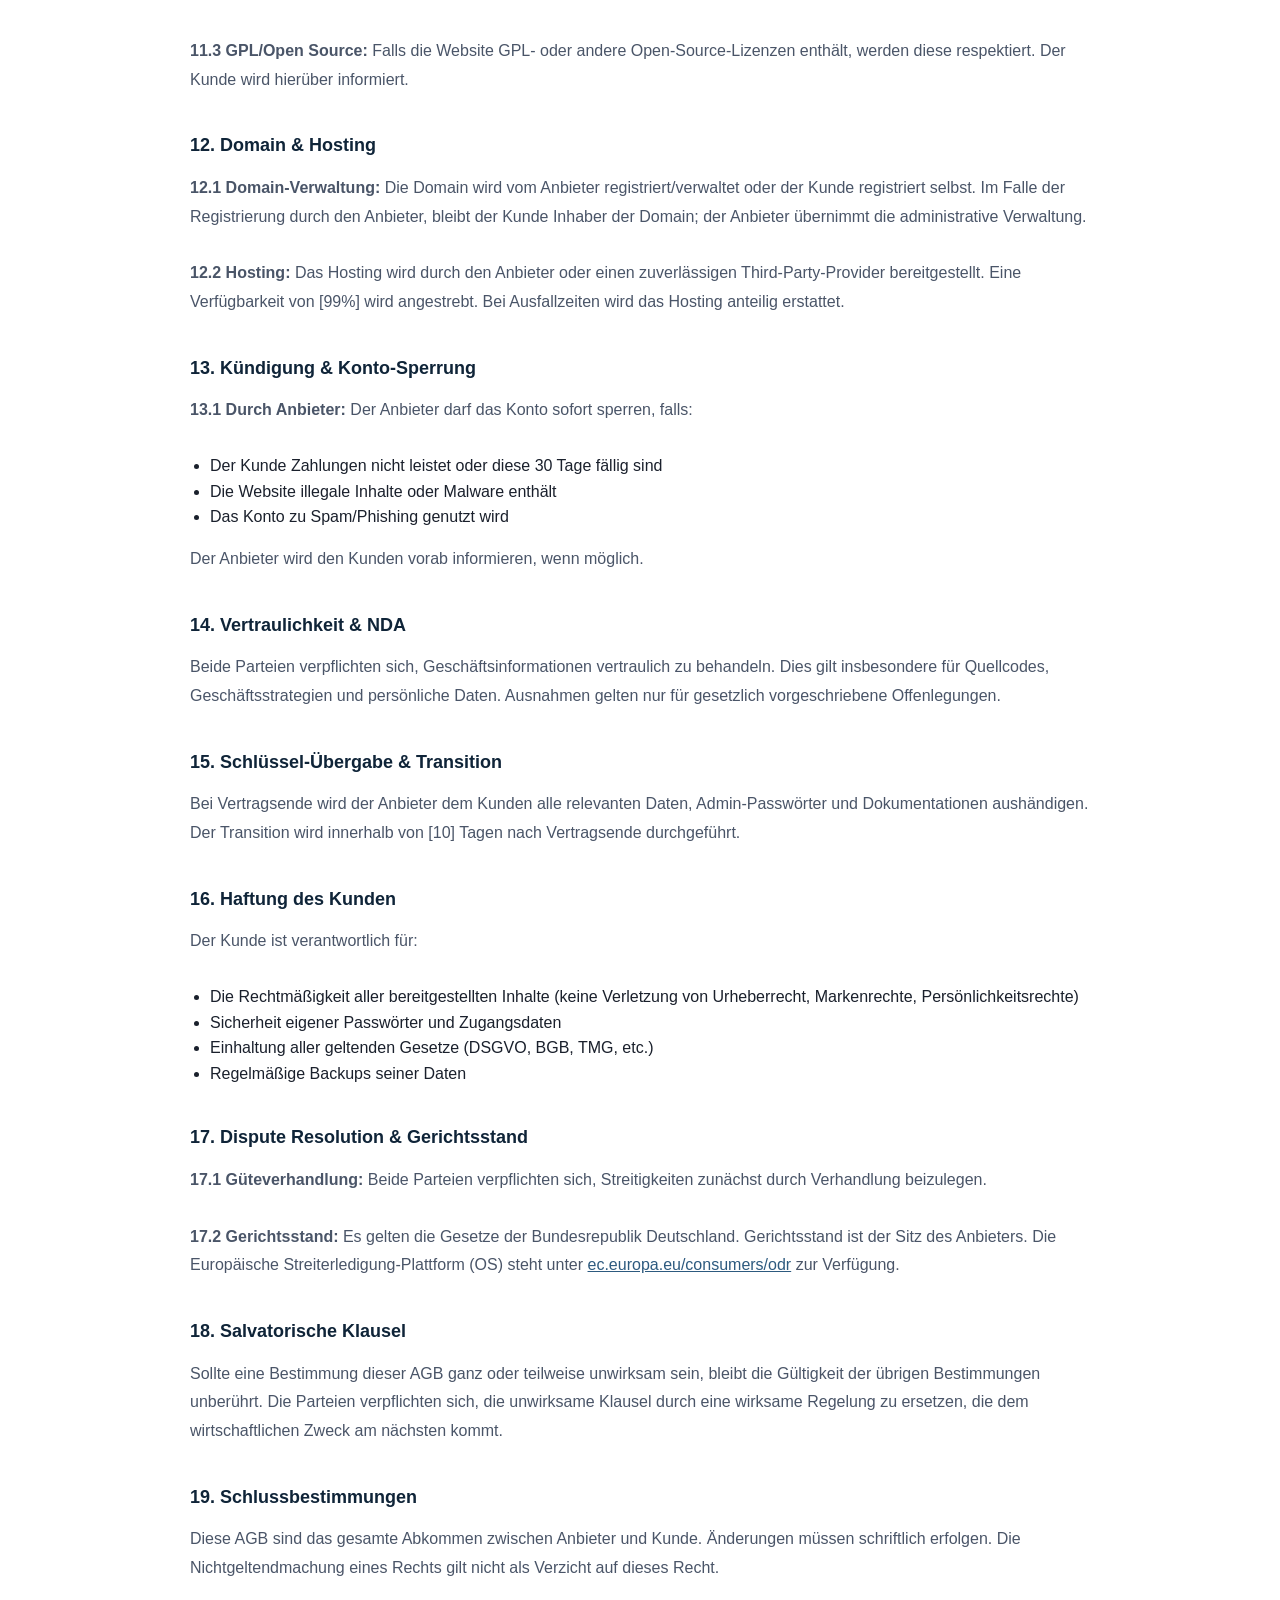
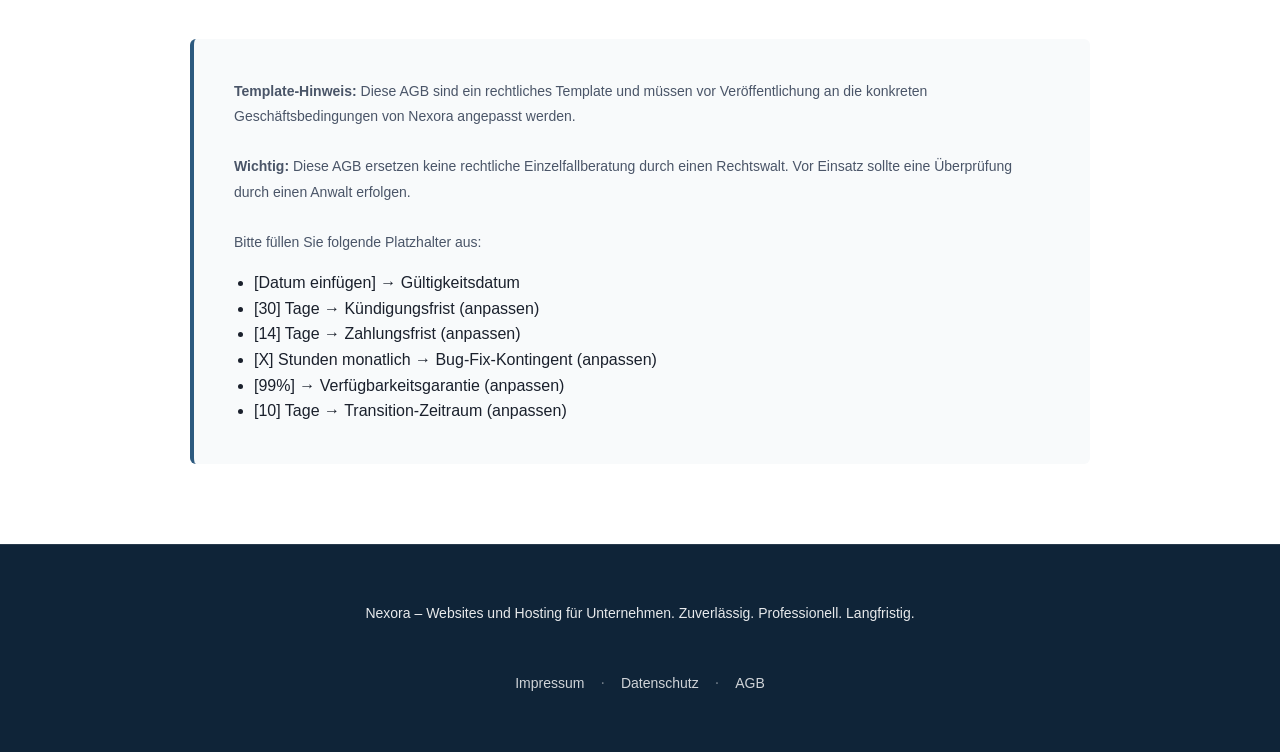
<file: agb.html>
<!DOCTYPE html>
<html lang="de">
<head>
    <meta charset="UTF-8">
    <meta name="viewport" content="width=device-width, initial-scale=1.0">
    <meta name="description" content="AGB – Nexora">
    <title>Allgemeine Geschäftsbedingungen – Nexora</title>
    <link rel="stylesheet" href="style.css">
</head>
<body>
    <!-- HEADER -->
    <header class="header">
        <div class="container">
            <div class="header-content">
                <a href="index.html" class="logo">Nexora</a>
                <nav class="nav">
                    <a href="leistungen.html" class="nav-link">Leistungen</a>
                    <a href="ablauf.html" class="nav-link">Ablauf</a>
                    <a href="kontakt.html" class="nav-link">Kontakt</a>
                </nav>
            </div>
        </div>
    </header>

    <!-- LEGAL PAGE HERO -->
    <section class="page-hero page-hero-minimal">
        <div class="container">
            <h1 class="page-title">Allgemeine Geschäftsbedingungen (AGB)</h1>
        </div>
    </section>

    <!-- AGB CONTENT -->
    <section class="legal-section">
        <div class="container">
            <div class="legal-content">
                <h2>Allgemeine Geschäftsbedingungen der Nexora</h2>
                <p style="font-style: italic; margin-bottom: 30px;">
                    <strong>Stand:</strong> [Datum einfügen]
                </p>

                <h3>1. Geltungsbereich & Anwendung</h3>
                <p>
                    Diese Allgemeinen Geschäftsbedingungen (AGB) gelten für alle geschäftlichen Beziehungen zwischen der Nexora (im Folgenden „Anbieter") und ihren Kunden. Sie gelten für alle Dienstleistungen, insbesondere für Website-Entwicklung, Hosting, Wartung und Beratung. 
                </p>
                <p>
                    Abweichende Bedingungen des Kunden werden nur anerkannt, wenn der Anbieter diese ausdrücklich schriftlich bestätigt.
                </p>

                <h3>2. Leistungsumfang</h3>
                <p>
                    Der genaue Umfang der Leistungen wird in einer separaten Leistungsbeschreibung oder einen individuellen Angebot definiert. Der Angebot wird mit der Annahme durch den Kunden verbindlich. Mündliche oder telefonische Zusicherungen sind nur gültig, wenn sie schriftlich bestätigt werden.
                </p>

                <h3>3. Vertragslaufzeit & Kündigung</h3>
                <p>
                    Die Vertragslaufzeit wird im individuellen Angebot / Vertrag festgehalten. Die Kündigung ist mit einer Frist von [30] Tagen zum Ende eines Kalendermonats zulässig, es sei denn, es wurde etwas anderes vereinbart. Beide Parteien müssen die Kündigung schriftlich (E-Mail genügt) einreichen.
                </p>

                <h3>4. Preise & Zahlungsbedingungen</h3>
                <p>
                    <strong>4.1 Preise:</strong> Die vereinbarten Preise sind zzgl. gesetzliche Mehrwertsteuer (MwSt.). Preise gelten ab Angebotsdatum für [30] Tage. Der Anbieter behält sich vor, die Preise mit 6 Wochen Vorankündigung anzupassen.
                </p>
                <p>
                    <strong>4.2 Zahlungsbedingungen:</strong> Rechnungen sind innerhalb von [14] Tagen nach Rechnungsdatum ohne Abzug fällig. Bei Zahlungsverzug werden Verzugszinsen in Höhe von 5% p.a. berechnet (mindestens EUR 40.00). Der Anbieter ist berechtigt, abgelaufene Leistungen einzustellen.
                </p>
                <p>
                    <strong>4.3 Zahlungsarten:</strong> [SEPA/Banküberweisung / Kreditkarte / PayPal / weitere]. Das Rechnungsmodell wird im Angebot festgehalten.
                </p>

                <h3>5. Leistungsumfang & Grenzen</h3>
                <p>
                    <strong>5.1 Umfang:</strong> Der Anbieter erbringt die Leistungen nach bestem Gewissen, kann aber keine absolute Fehlerfreiheit garantieren. Bereits im Angebot definierte Leistungen (z.B. Anzahl der Website-Seiten, Funktionalitäten) sind bindend. Zusätzliche Wünsche werden als Änderungsanforderung behandelt.
                </p>
                <p>
                    <strong>5.2 Wartung & Support:</strong> Insofern nicht anders vereinbart, umfasst die Wartung:
                </p>
                <ul style="margin-left: 20px; margin-top: 10px;">
                    <li>Regelmäßige Sicherheitsupdates</li>
                    <li>Tägliche Backups (7-Tage-Aufbewahrung)</li>
                    <li>SSL-Zertifikat-Verwaltung</li>
                    <li>Kleine Bug-Fixes (bis [X] Stunden monatlich)</li>
                    <li>E-Mail-Support während Geschäftstage (Mo-Fr, 09:00-17:00 Uhr)</li>
                </ul>
                <p style="margin-top: 15px;">
                    Nicht umfasst: Notfall-Support 24/7, große Umstrukturierungen, Custom-Entwicklung beyond Scope.
                </p>

                <h3>6. Haftung & Gewährleistung</h3>
                <p>
                    <strong>6.1 Gewährleistung:</strong> Der Anbieter gewährleistet Fachkompetenz und Sorgfalt. Es wird keine Garantie für den wirtschaftlichen Erfolg übernommen. Eine monatliche Verfügbarkeit von [99%] wird angestrebt, ist aber nicht garantiert.
                </p>
                <p>
                    <strong>6.2 Ausschluss von Haftung:</strong> Der Anbieter haftet nicht für:
                </p>
                <ul style="margin-left: 20px; margin-top: 10px;">
                    <li>Datenverlust durch Verschulden des Kunden (z.B. verlorene Admin-Passwörter)</li>
                    <li>Schäden durch höhere Gewalt (Naturkatastrophen, Krieg, etc.)</li>
                    <li>Indirekte Schäden (entgangener Gewinn, Datenverlust, Reputation)</li>
                    <li>Cyber-Attacken von außen, soweit der Anbieter das Branchenstadard befolgt hat</li>
                    <li>Fehler von Dritten (z.B. Domain-Registrar, E-Mail-Provider)</li>
                </ul>

                <h3>7. Datenschutz & Sicherheit</h3>
                <p>
                    Der Anbieter beachtet die Datenschutzverordnung (DSGVO) sowie alle geltenden Datenschutzgesetze. Die Datenschutzerklärung ist unter <a href="datenschutz.html">datenschutz.html</a> einsehbar.
                </p>
                <p>
                    <strong>Kundendaten:</strong> Der Kunde bleibt Inhaber aller Inhalte (Texte, Bilder, Daten), die dieser bereitstellt. Der Anbieter behandelt diese vertraulich und gibt sie nicht an Dritte weiter, es sei denn, dies ist zur Erbringung der Leistung notwendig (z.B. an Hosting-Provider).
                </p>

                <h3>8. Mängelhaftung & Gewährleistung</h3>
                <p>
                    <strong>8.1 Gewährleistungsfristen:</strong> Mängel müssen innerhalb von [14] Tagen nach Abnahme schriftlich dem Anbieter mitgeteilt werden.
                </p>
                <p>
                    <strong>8.2 Nachbesserung:</strong> Der Anbieter wird berechtigte Mängel kostenlos beheben. Sollte Nachbesserung fehlschlagen, hat der Kunde Anspruch auf Preisminderung oder Rücktritt, je nach Schweregrad des Mangels.
                </p>

                <h3>9. Widerrufsrecht & Rücktritt</h3>
                <p>
                    Für digitale Dienstleistungen (Website-Erstellung, Hosting), die speziell nach Kundenvorgaben erstellt werden, erlischt das Widerrufsrecht mit Beginn der Erbringung (gemäß § 356 Abs. 4 BGB). Der Kunde kann bis zur Beauftragung kostenlos widerrufen.
                </p>
                <p>
                    Nach Vertragsunterzeichnung zahlt der Kunde bei Rückzug die bisher entstandenen Kosten.
                </p>

                <h3>10. Änderungen der Bedingungen</h3>
                <p>
                    Der Anbieter behält sich vor, diese AGB mit 4 Wochen Vorankündigung zu ändern. Die Änderungen werden dem Kunde schriftlich mitgeteilt (per E-Mail). Der Kunde kann der Änderung widersprechen; im Falle des Widerspruches endet der bestehende Vertrag zum Zeitpunkt des Inkrafttretens der neuen Bedingungen.
                </p>

                <h3>11. Immaterialgüterrechte & Urheberrecht</h3>
                <p>
                    <strong>11.1 Inhalte des Kunden:</strong> Der Kunde bleibt alleiniger Inhaber der Urheberrechte an von ihm bereitgestellten Inhalten. Der Anbieter erhält lediglich die Nutzungslizenz zur Veröffentlichung.
                </p>
                <p>
                    <strong>11.2 Werk des Anbieters:</strong> Der Anbieter bleibt Inhaber aller eigenen Entwicklungen, Code-Bibliotheken und gestalterischen Elemente, sofern nicht anders vertraglich vereinbart. Der Kunde erhält eine beschränkte Nutzungslizenz zur Nutzung der Website.
                </p>
                <p>
                    <strong>11.3 GPL/Open Source:</strong> Falls die Website GPL- oder andere Open-Source-Lizenzen enthält, werden diese respektiert. Der Kunde wird hierüber informiert.
                </p>

                <h3>12. Domain & Hosting</h3>
                <p>
                    <strong>12.1 Domain-Verwaltung:</strong> Die Domain wird vom Anbieter registriert/verwaltet oder der Kunde registriert selbst. Im Falle der Registrierung durch den Anbieter, bleibt der Kunde Inhaber der Domain; der Anbieter übernimmt die administrative Verwaltung.
                </p>
                <p>
                    <strong>12.2 Hosting:</strong> Das Hosting wird durch den Anbieter oder einen zuverlässigen Third-Party-Provider bereitgestellt. Eine Verfügbarkeit von [99%] wird angestrebt. Bei Ausfallzeiten wird das Hosting anteilig erstattet.
                </p>

                <h3>13. Kündigung & Konto-Sperrung</h3>
                <p>
                    <strong>13.1 Durch Anbieter:</strong> Der Anbieter darf das Konto sofort sperren, falls:
                </p>
                <ul style="margin-left: 20px; margin-top: 10px;">
                    <li>Der Kunde Zahlungen nicht leistet oder diese 30 Tage fällig sind</li>
                    <li>Die Website illegale Inhalte oder Malware enthält</li>
                    <li>Das Konto zu Spam/Phishing genutzt wird</li>
                </ul>
                <p style="margin-top: 15px;">
                    Der Anbieter wird den Kunden vorab informieren, wenn möglich.
                </p>

                <h3>14. Vertraulichkeit & NDA</h3>
                <p>
                    Beide Parteien verpflichten sich, Geschäftsinformationen vertraulich zu behandeln. Dies gilt insbesondere für Quellcodes, Geschäftsstrategien und persönliche Daten. Ausnahmen gelten nur für gesetzlich vorgeschriebene Offenlegungen.
                </p>

                <h3>15. Schlüssel-Übergabe & Transition</h3>
                <p>
                    Bei Vertragsende wird der Anbieter dem Kunden alle relevanten Daten, Admin-Passwörter und Dokumentationen aushändigen. Der Transition wird innerhalb von [10] Tagen nach Vertragsende durchgeführt.
                </p>

                <h3>16. Haftung des Kunden</h3>
                <p>
                    Der Kunde ist verantwortlich für:
                </p>
                <ul style="margin-left: 20px; margin-top: 10px;">
                    <li>Die Rechtmäßigkeit aller bereitgestellten Inhalte (keine Verletzung von Urheberrecht, Markenrechte, Persönlichkeitsrechte)</li>
                    <li>Sicherheit eigener Passwörter und Zugangsdaten</li>
                    <li>Einhaltung aller geltenden Gesetze (DSGVO, BGB, TMG, etc.)</li>
                    <li>Regelmäßige Backups seiner Daten</li>
                </ul>

                <h3>17. Dispute Resolution & Gerichtsstand</h3>
                <p>
                    <strong>17.1 Güteverhandlung:</strong> Beide Parteien verpflichten sich, Streitigkeiten zunächst durch Verhandlung beizulegen.
                </p>
                <p>
                    <strong>17.2 Gerichtsstand:</strong> Es gelten die Gesetze der Bundesrepublik Deutschland. Gerichtsstand ist der Sitz des Anbieters. Die Europäische Streiterledigung-Plattform (OS) steht unter <a href="https://ec.europa.eu/consumers/odr" target="_blank" rel="noopener">ec.europa.eu/consumers/odr</a> zur Verfügung.
                </p>

                <h3>18. Salvatorische Klausel</h3>
                <p>
                    Sollte eine Bestimmung dieser AGB ganz oder teilweise unwirksam sein, bleibt die Gültigkeit der übrigen Bestimmungen unberührt. Die Parteien verpflichten sich, die unwirksame Klausel durch eine wirksame Regelung zu ersetzen, die dem wirtschaftlichen Zweck am nächsten kommt.
                </p>

                <h3>19. Schlussbestimmungen</h3>
                <p>
                    Diese AGB sind das gesamte Abkommen zwischen Anbieter und Kunde. Änderungen müssen schriftlich erfolgen. Die Nichtgeltendmachung eines Rechts gilt nicht als Verzicht auf dieses Recht.
                </p>

                <div class="legal-footer-note">
                    <p>
                        <strong>Template-Hinweis:</strong> Diese AGB sind ein rechtliches Template und müssen vor Veröffentlichung an die konkreten Geschäftsbedingungen von Nexora angepasst werden. 
                        <br><br>
                        <strong>Wichtig:</strong> Diese AGB ersetzen keine rechtliche Einzelfallberatung durch einen Rechtswalt. Vor Einsatz sollte eine Überprüfung durch einen Anwalt erfolgen.
                        <br><br>
                        Bitte füllen Sie folgende Platzhalter aus:
                    </p>
                    <ul style="margin-top: 15px; margin-left: 20px;">
                        <li>[Datum einfügen] → Gültigkeitsdatum</li>
                        <li>[30] Tage → Kündigungsfrist (anpassen)</li>
                        <li>[14] Tage → Zahlungsfrist (anpassen)</li>
                        <li>[X] Stunden monatlich → Bug-Fix-Kontingent (anpassen)</li>
                        <li>[99%] → Verfügbarkeitsgarantie (anpassen)</li>
                        <li>[10] Tage → Transition-Zeitraum (anpassen)</li>
                    </ul>
                </div>
            </div>
        </div>
    </section>

    <!-- FOOTER -->
    <footer class="footer">
        <div class="container">
            <div class="footer-content">
                <p class="footer-text">Nexora – Websites und Hosting für Unternehmen. Zuverlässig. Professionell. Langfristig.</p>
                <div class="footer-links">
                    <a href="impressum.html" class="footer-link">Impressum</a>
                    <span class="footer-divider">·</span>
                    <a href="datenschutz.html" class="footer-link">Datenschutz</a>
                    <span class="footer-divider">·</span>
                    <a href="agb.html" class="footer-link">AGB</a>
                </div>
            </div>
        </div>
    </footer>

    <script src="script.js"></script>
</body>
</html>
</file>
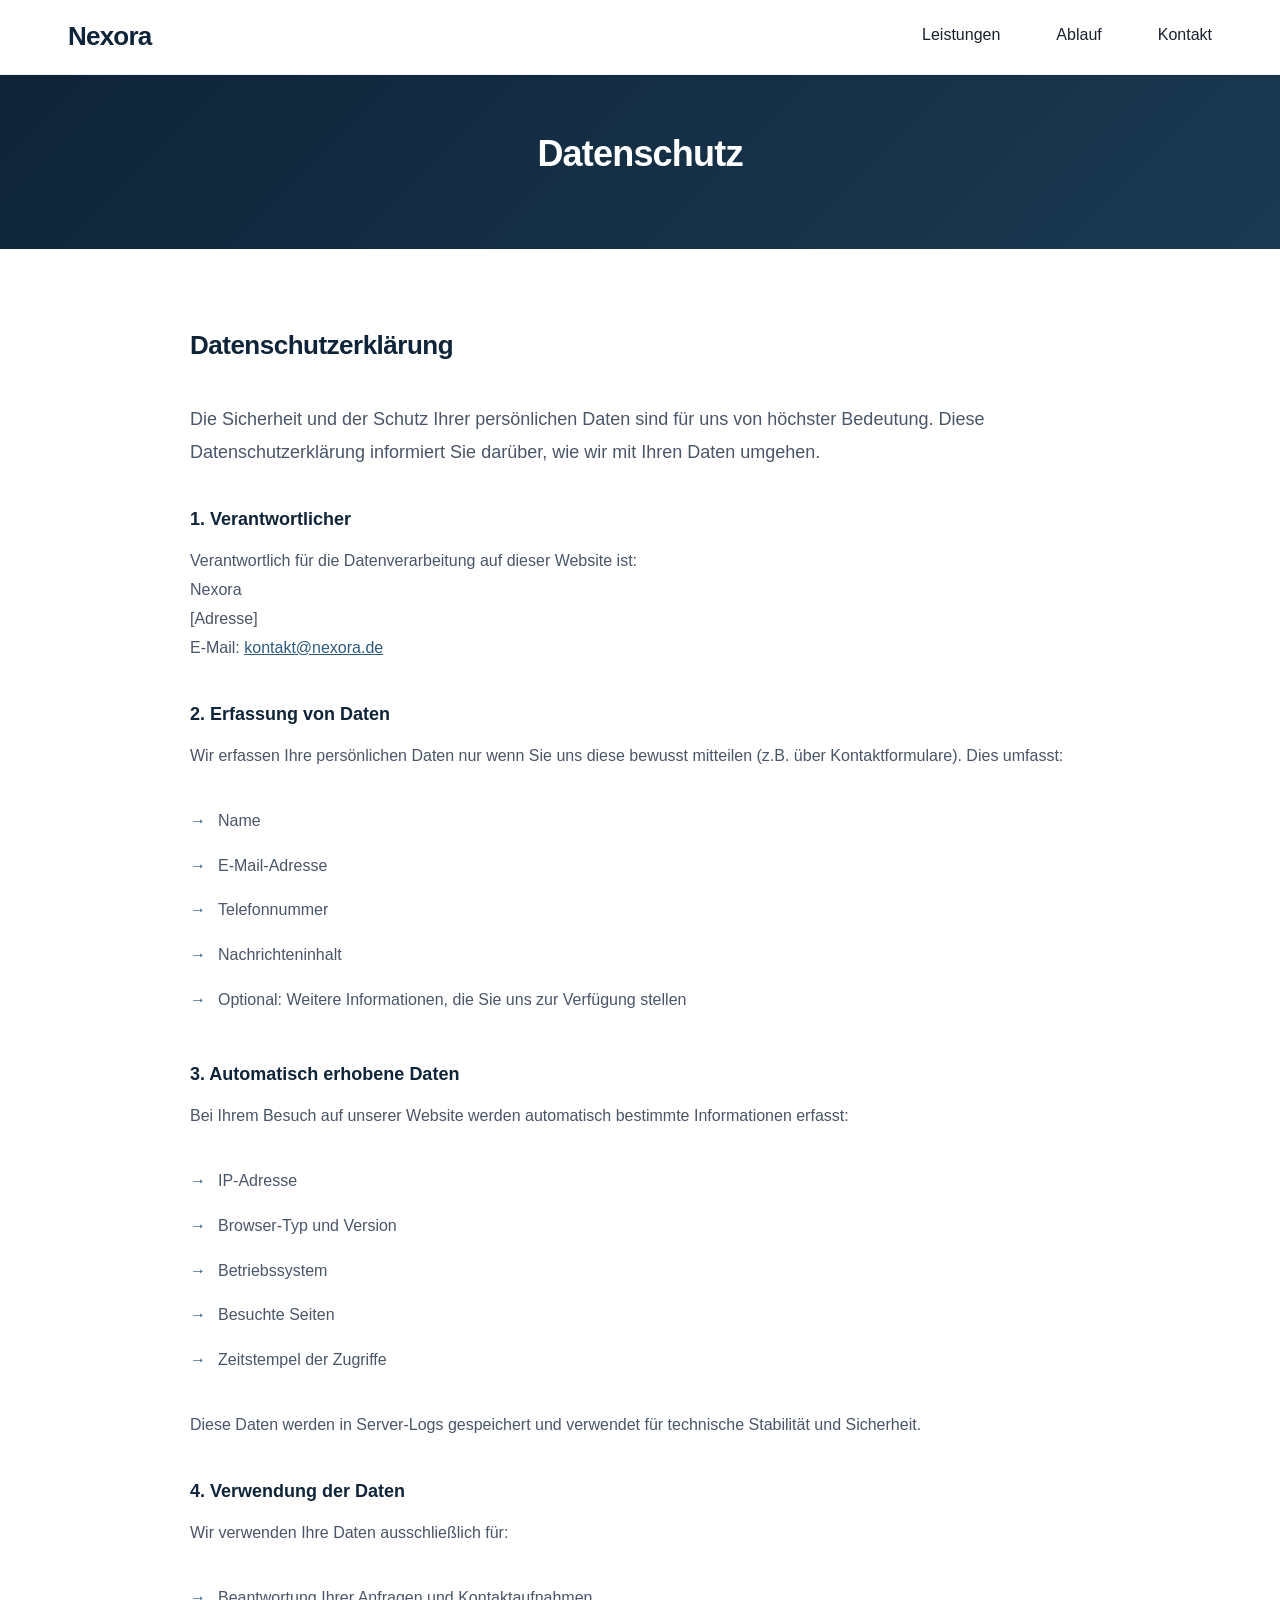
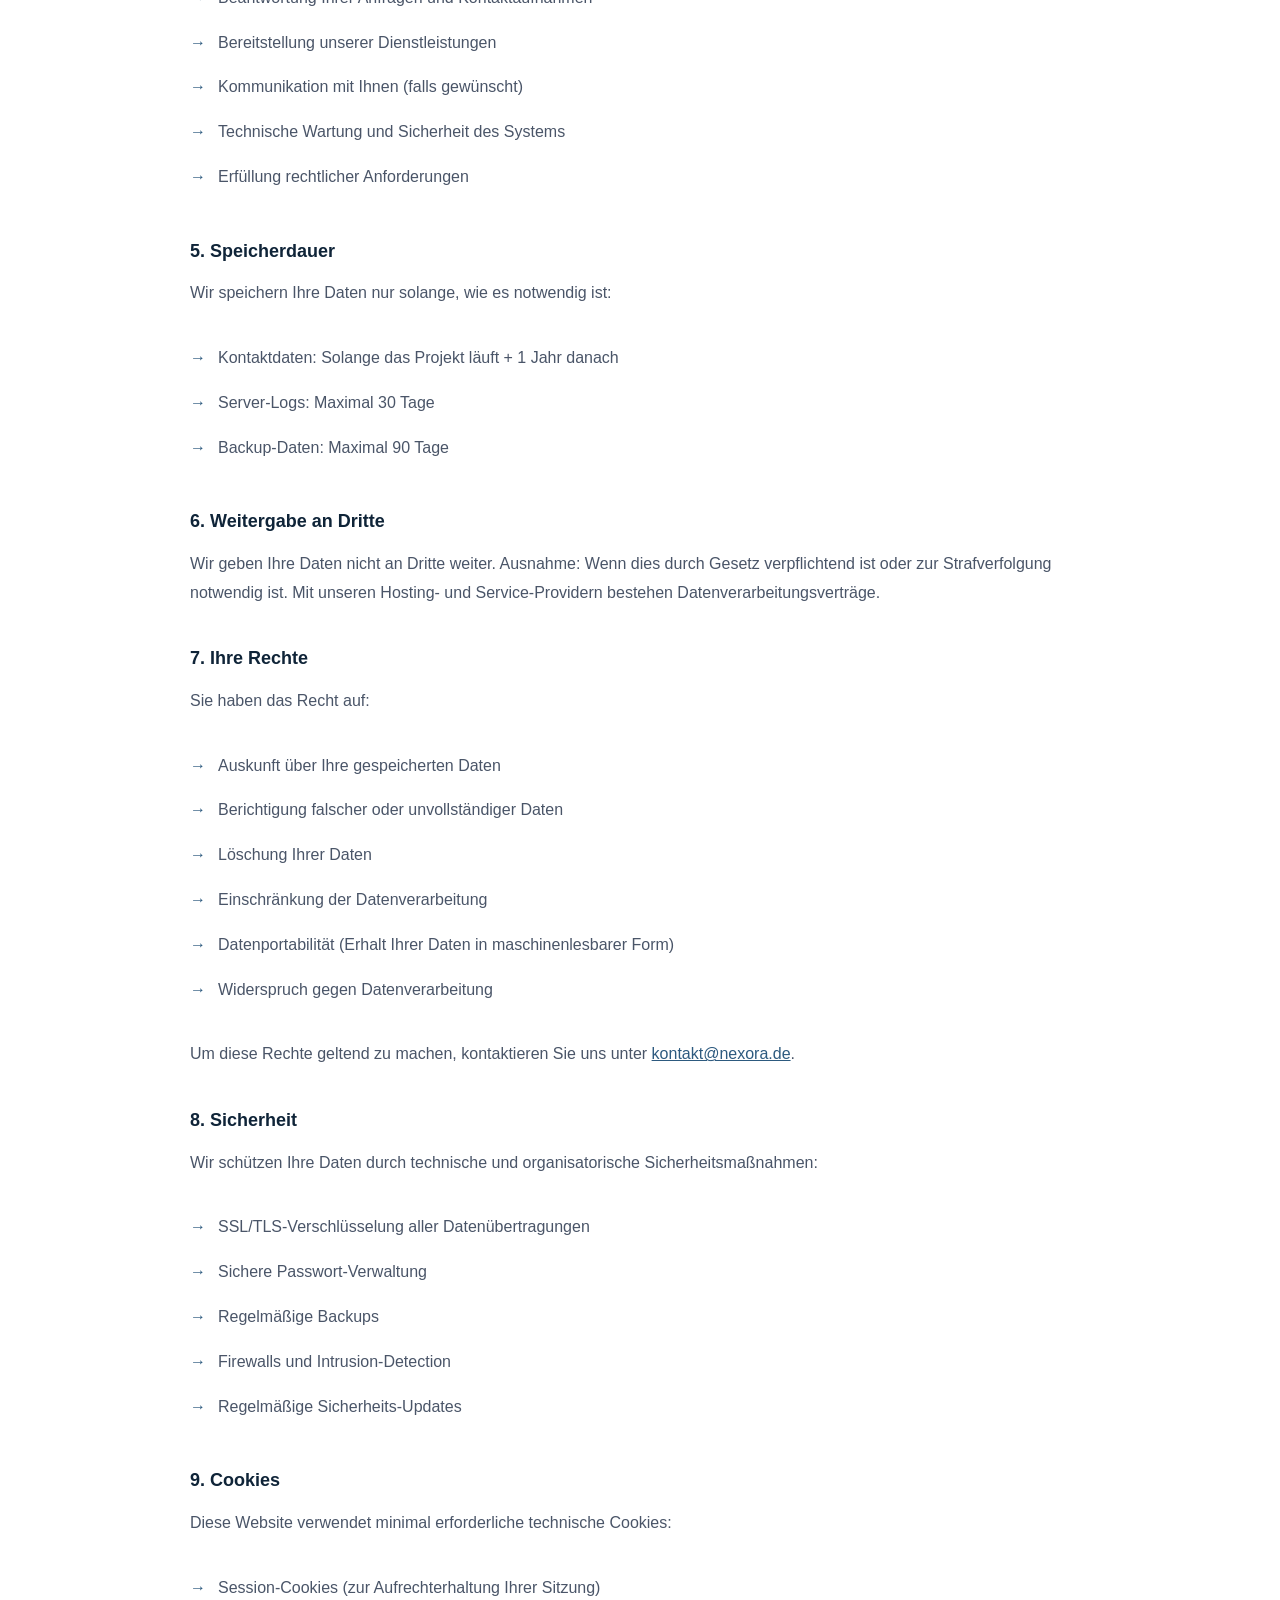
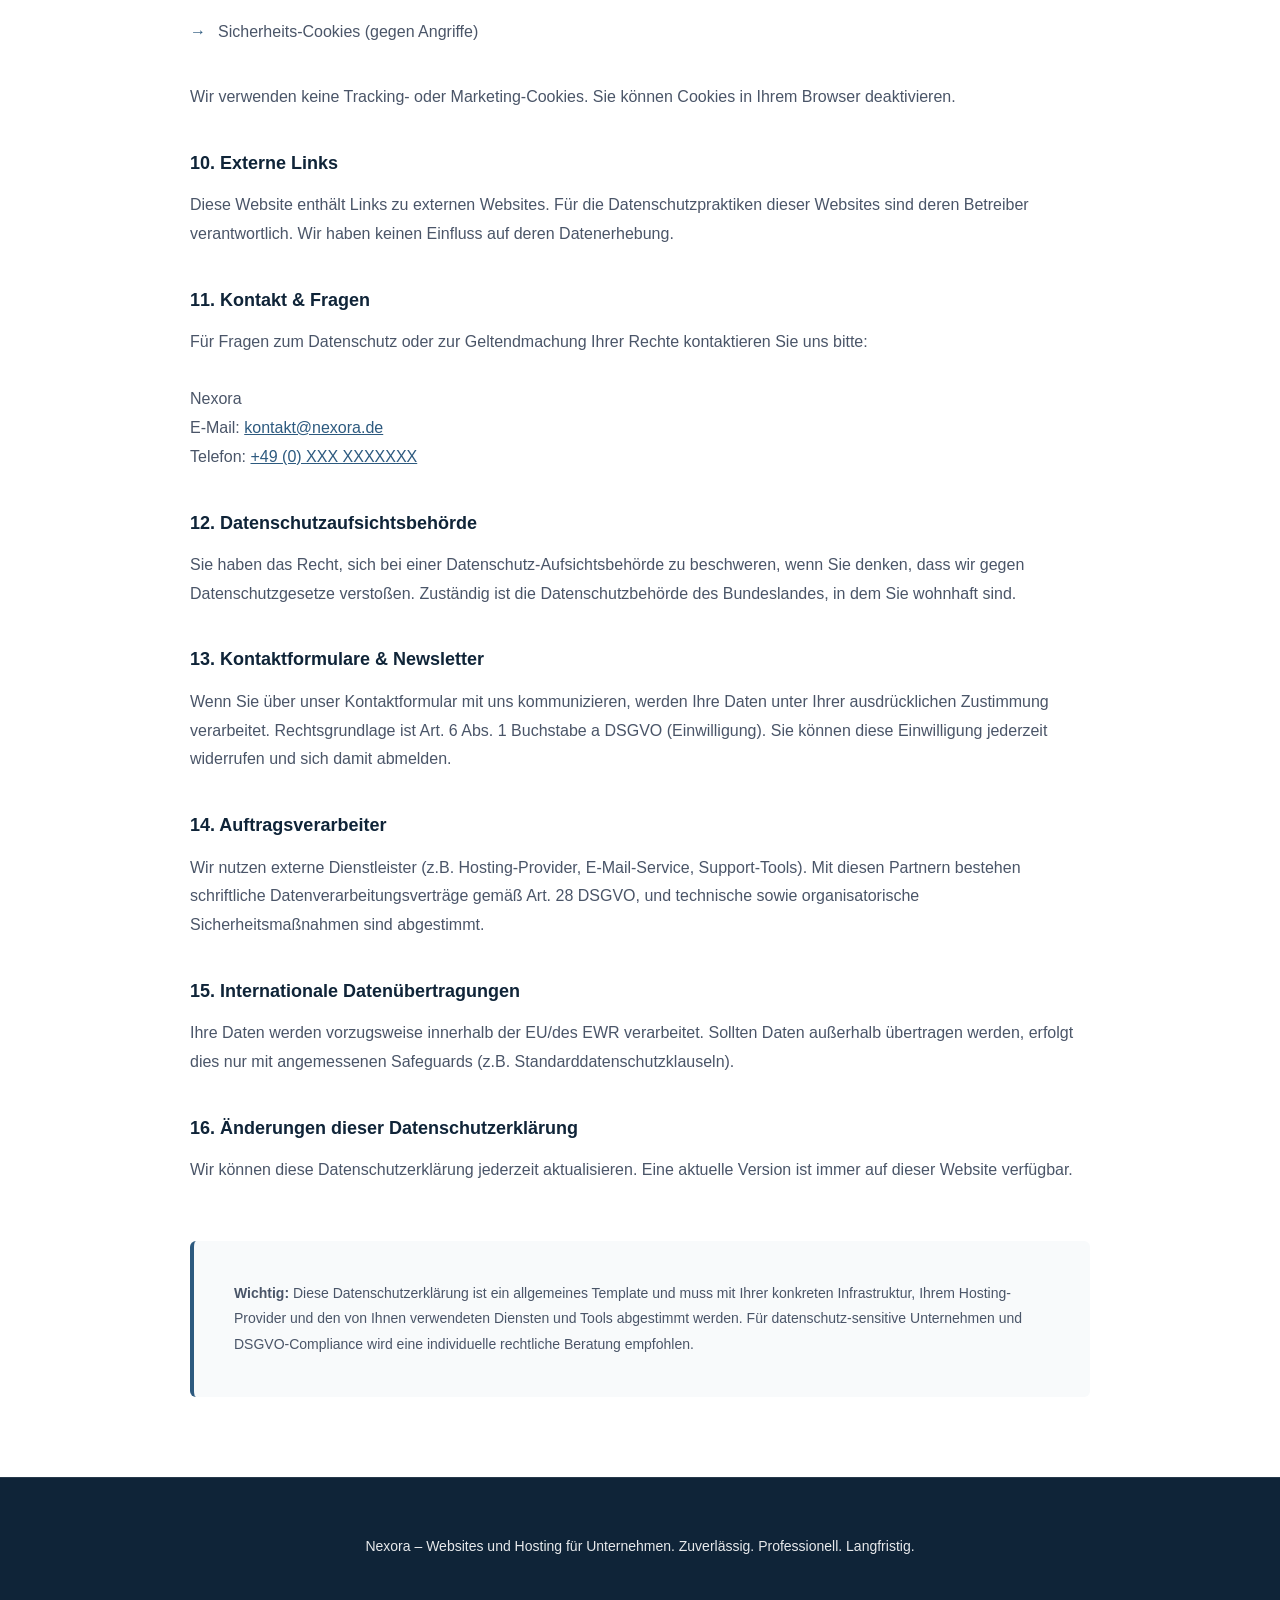
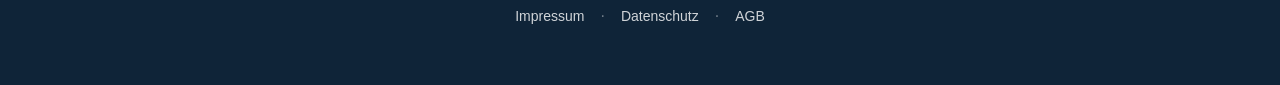
<file: datenschutz.html>
<!DOCTYPE html>
<html lang="de">
<head>
    <meta charset="UTF-8">
    <meta name="viewport" content="width=device-width, initial-scale=1.0">
    <meta name="description" content="Datenschutz – Nexora. Ihre Daten sind sicher.">
    <title>Datenschutz – Nexora</title>
    <link rel="stylesheet" href="style.css">
</head>
<body>
    <!-- HEADER -->
    <header class="header">
        <div class="container">
            <div class="header-content">
                <a href="index.html" class="logo">Nexora</a>
                <nav class="nav">
                    <a href="leistungen.html" class="nav-link">Leistungen</a>
                    <a href="ablauf.html" class="nav-link">Ablauf</a>
                    <a href="kontakt.html" class="nav-link">Kontakt</a>
                </nav>
            </div>
        </div>
    </header>

    <!-- LEGAL PAGE HERO -->
    <section class="page-hero page-hero-minimal">
        <div class="container">
            <h1 class="page-title">Datenschutz</h1>
        </div>
    </section>

    <!-- DATENSCHUTZ CONTENT -->
    <section class="legal-section">
        <div class="container">
            <div class="legal-content">
                <h2>Datenschutzerklärung</h2>
                <p class="legal-intro">Die Sicherheit und der Schutz Ihrer persönlichen Daten sind für uns von höchster Bedeutung. Diese Datenschutzerklärung informiert Sie darüber, wie wir mit Ihren Daten umgehen.</p>

                <h3>1. Verantwortlicher</h3>
                <p>
                    Verantwortlich für die Datenverarbeitung auf dieser Website ist:<br>
                    Nexora<br>
                    [Adresse]<br>
                    E-Mail: <a href="mailto:kontakt@nexora.de">kontakt@nexora.de</a>
                </p>

                <h3>2. Erfassung von Daten</h3>
                <p>
                    Wir erfassen Ihre persönlichen Daten nur wenn Sie uns diese bewusst mitteilen (z.B. über Kontaktformulare). Dies umfasst:
                </p>
                <ul class="legal-list">
                    <li>Name</li>
                    <li>E-Mail-Adresse</li>
                    <li>Telefonnummer</li>
                    <li>Nachrichteninhalt</li>
                    <li>Optional: Weitere Informationen, die Sie uns zur Verfügung stellen</li>
                </ul>

                <h3>3. Automatisch erhobene Daten</h3>
                <p>
                    Bei Ihrem Besuch auf unserer Website werden automatisch bestimmte Informationen erfasst:
                </p>
                <ul class="legal-list">
                    <li>IP-Adresse</li>
                    <li>Browser-Typ und Version</li>
                    <li>Betriebssystem</li>
                    <li>Besuchte Seiten</li>
                    <li>Zeitstempel der Zugriffe</li>
                </ul>
                <p>Diese Daten werden in Server-Logs gespeichert und verwendet für technische Stabilität und Sicherheit.</p>

                <h3>4. Verwendung der Daten</h3>
                <p>Wir verwenden Ihre Daten ausschließlich für:</p>
                <ul class="legal-list">
                    <li>Beantwortung Ihrer Anfragen und Kontaktaufnahmen</li>
                    <li>Bereitstellung unserer Dienstleistungen</li>
                    <li>Kommunikation mit Ihnen (falls gewünscht)</li>
                    <li>Technische Wartung und Sicherheit des Systems</li>
                    <li>Erfüllung rechtlicher Anforderungen</li>
                </ul>

                <h3>5. Speicherdauer</h3>
                <p>
                    Wir speichern Ihre Daten nur solange, wie es notwendig ist:
                </p>
                <ul class="legal-list">
                    <li>Kontaktdaten: Solange das Projekt läuft + 1 Jahr danach</li>
                    <li>Server-Logs: Maximal 30 Tage</li>
                    <li>Backup-Daten: Maximal 90 Tage</li>
                </ul>

                <h3>6. Weitergabe an Dritte</h3>
                <p>
                    Wir geben Ihre Daten nicht an Dritte weiter. Ausnahme: Wenn dies durch Gesetz verpflichtend ist oder zur Strafverfolgung notwendig ist. Mit unseren Hosting- und Service-Providern bestehen Datenverarbeitungsverträge.
                </p>

                <h3>7. Ihre Rechte</h3>
                <p>Sie haben das Recht auf:</p>
                <ul class="legal-list">
                    <li>Auskunft über Ihre gespeicherten Daten</li>
                    <li>Berichtigung falscher oder unvollständiger Daten</li>
                    <li>Löschung Ihrer Daten</li>
                    <li>Einschränkung der Datenverarbeitung</li>
                    <li>Datenportabilität (Erhalt Ihrer Daten in maschinenlesbarer Form)</li>
                    <li>Widerspruch gegen Datenverarbeitung</li>
                </ul>
                <p>
                    Um diese Rechte geltend zu machen, kontaktieren Sie uns unter <a href="mailto:kontakt@nexora.de">kontakt@nexora.de</a>.
                </p>

                <h3>8. Sicherheit</h3>
                <p>
                    Wir schützen Ihre Daten durch technische und organisatorische Sicherheitsmaßnahmen:
                </p>
                <ul class="legal-list">
                    <li>SSL/TLS-Verschlüsselung aller Datenübertragungen</li>
                    <li>Sichere Passwort-Verwaltung</li>
                    <li>Regelmäßige Backups</li>
                    <li>Firewalls und Intrusion-Detection</li>
                    <li>Regelmäßige Sicherheits-Updates</li>
                </ul>

                <h3>9. Cookies</h3>
                <p>
                    Diese Website verwendet minimal erforderliche technische Cookies:
                </p>
                <ul class="legal-list">
                    <li>Session-Cookies (zur Aufrechterhaltung Ihrer Sitzung)</li>
                    <li>Sicherheits-Cookies (gegen Angriffe)</li>
                </ul>
                <p>Wir verwenden keine Tracking- oder Marketing-Cookies. Sie können Cookies in Ihrem Browser deaktivieren.</p>

                <h3>10. Externe Links</h3>
                <p>
                    Diese Website enthält Links zu externen Websites. Für die Datenschutzpraktiken dieser Websites sind deren Betreiber verantwortlich. Wir haben keinen Einfluss auf deren Datenerhebung.
                </p>

                <h3>11. Kontakt & Fragen</h3>
                <p>
                    Für Fragen zum Datenschutz oder zur Geltendmachung Ihrer Rechte kontaktieren Sie uns bitte:
                </p>
                <p>
                    Nexora<br>
                    E-Mail: <a href="mailto:kontakt@nexora.de">kontakt@nexora.de</a><br>
                    Telefon: <a href="tel:+49XXXXXXXXXX">+49 (0) XXX XXXXXXX</a>
                </p>

                <h3>12. Datenschutzaufsichtsbehörde</h3>
                <p>
                    Sie haben das Recht, sich bei einer Datenschutz-Aufsichtsbehörde zu beschweren, wenn Sie denken, dass wir gegen Datenschutzgesetze verstoßen. Zuständig ist die Datenschutzbehörde des Bundeslandes, in dem Sie wohnhaft sind.
                </p>

                <h3>13. Kontaktformulare & Newsletter</h3>
                <p>
                    Wenn Sie über unser Kontaktformular mit uns kommunizieren, werden Ihre Daten unter Ihrer ausdrücklichen Zustimmung verarbeitet. Rechtsgrundlage ist Art. 6 Abs. 1 Buchstabe a DSGVO (Einwilligung). Sie können diese Einwilligung jederzeit widerrufen und sich damit abmelden.
                </p>

                <h3>14. Auftragsverarbeiter</h3>
                <p>
                    Wir nutzen externe Dienstleister (z.B. Hosting-Provider, E-Mail-Service, Support-Tools). Mit diesen Partnern bestehen schriftliche Datenverarbeitungsverträge gemäß Art. 28 DSGVO, und technische sowie organisatorische Sicherheitsmaßnahmen sind abgestimmt.
                </p>

                <h3>15. Internationale Datenübertragungen</h3>
                <p>
                    Ihre Daten werden vorzugsweise innerhalb der EU/des EWR verarbeitet. Sollten Daten außerhalb übertragen werden, erfolgt dies nur mit angemessenen Safeguards (z.B. Standarddatenschutzklauseln).
                </p>

                <h3>16. Änderungen dieser Datenschutzerklärung</h3>
                <p>
                    Wir können diese Datenschutzerklärung jederzeit aktualisieren. Eine aktuelle Version ist immer auf dieser Website verfügbar.
                </p>

                <div class="legal-footer-note">
                    <p><strong>Wichtig:</strong> Diese Datenschutzerklärung ist ein allgemeines Template und muss mit Ihrer konkreten Infrastruktur, Ihrem Hosting-Provider und den von Ihnen verwendeten Diensten und Tools abgestimmt werden. Für datenschutz-sensitive Unternehmen und DSGVO-Compliance wird eine individuelle rechtliche Beratung empfohlen.</p>
                </div>
            </div>
        </div>
    </section>

    <!-- FOOTER -->
    <footer class="footer">
        <div class="container">
            <div class="footer-content">
                <p class="footer-text">Nexora – Websites und Hosting für Unternehmen. Zuverlässig. Professionell. Langfristig.</p>
                <div class="footer-links">
                    <a href="impressum.html" class="footer-link">Impressum</a>
                    <span class="footer-divider">·</span>
                    <a href="datenschutz.html" class="footer-link">Datenschutz</a>
                    <span class="footer-divider">·</span>
                    <a href="agb.html" class="footer-link">AGB</a>
                </div>
            </div>
        </div>
    </footer>

    <script src="script.js"></script>
</body>
</html>
</file>
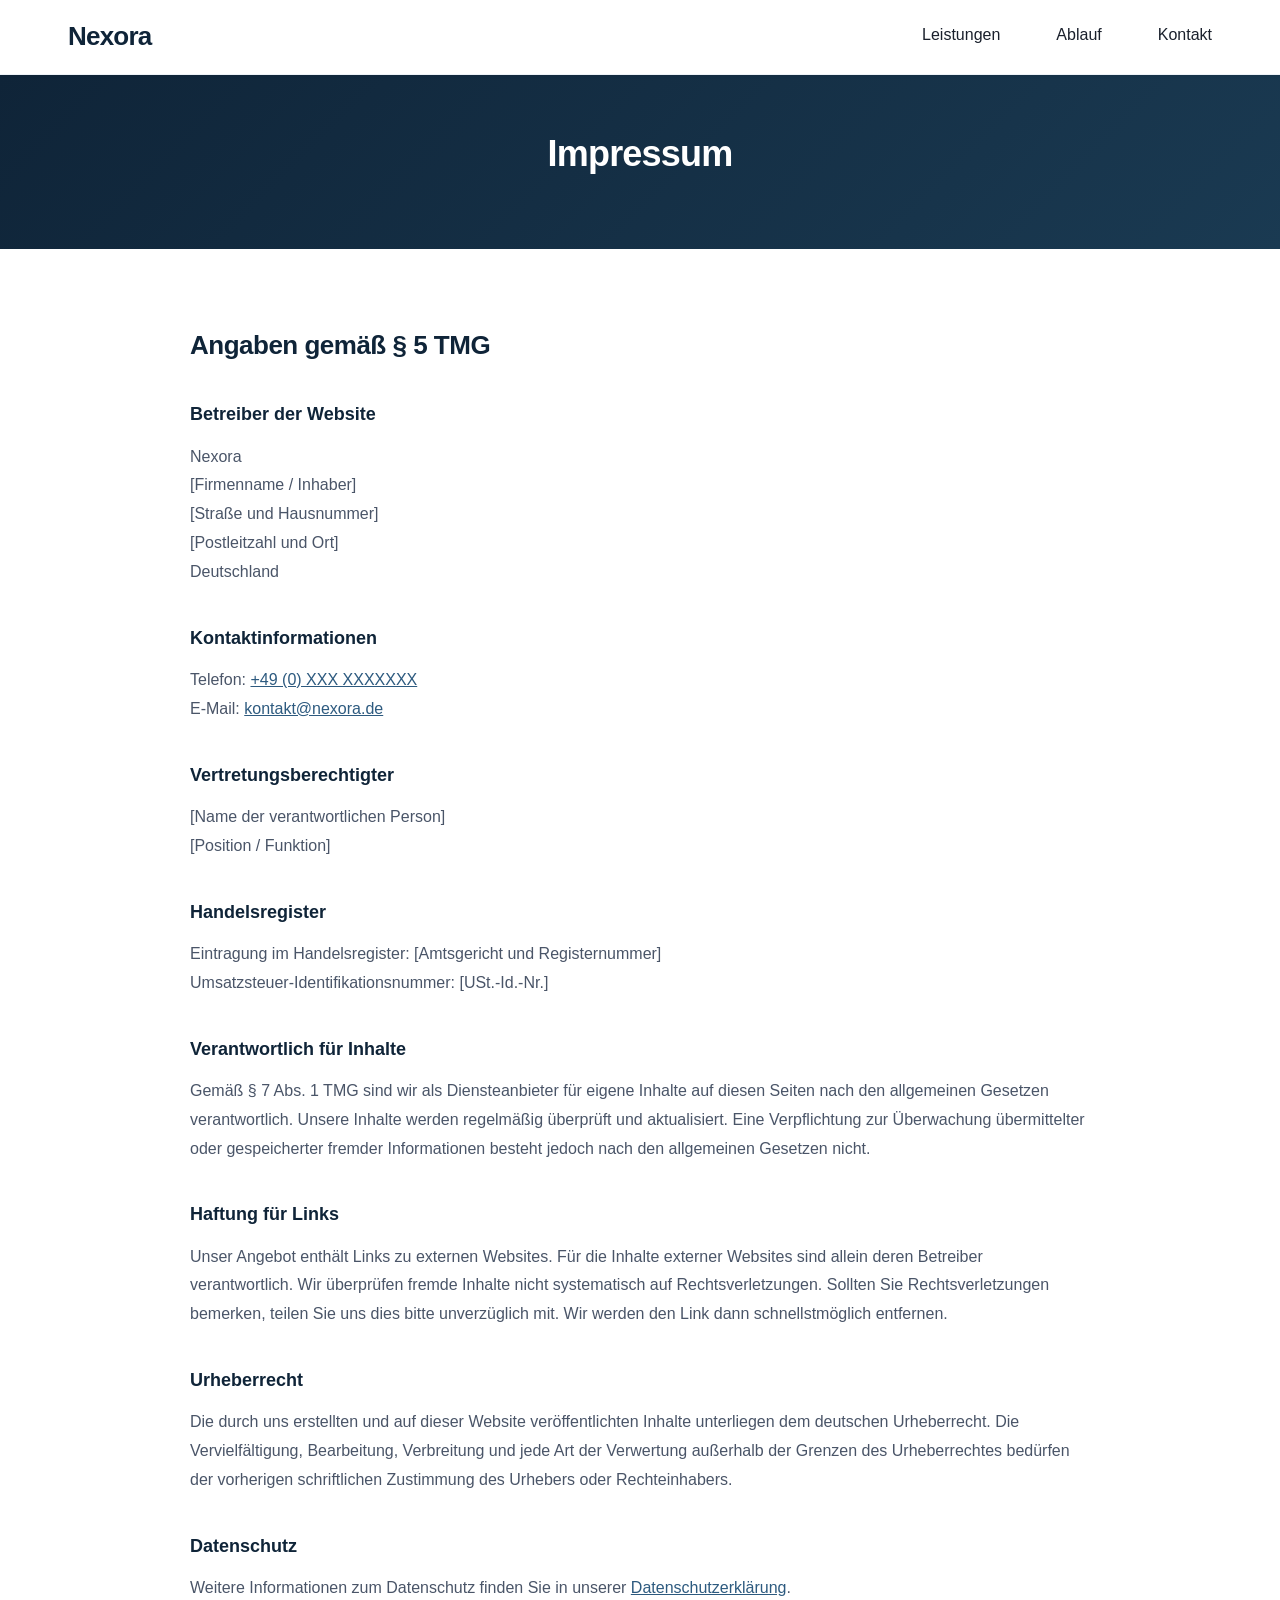
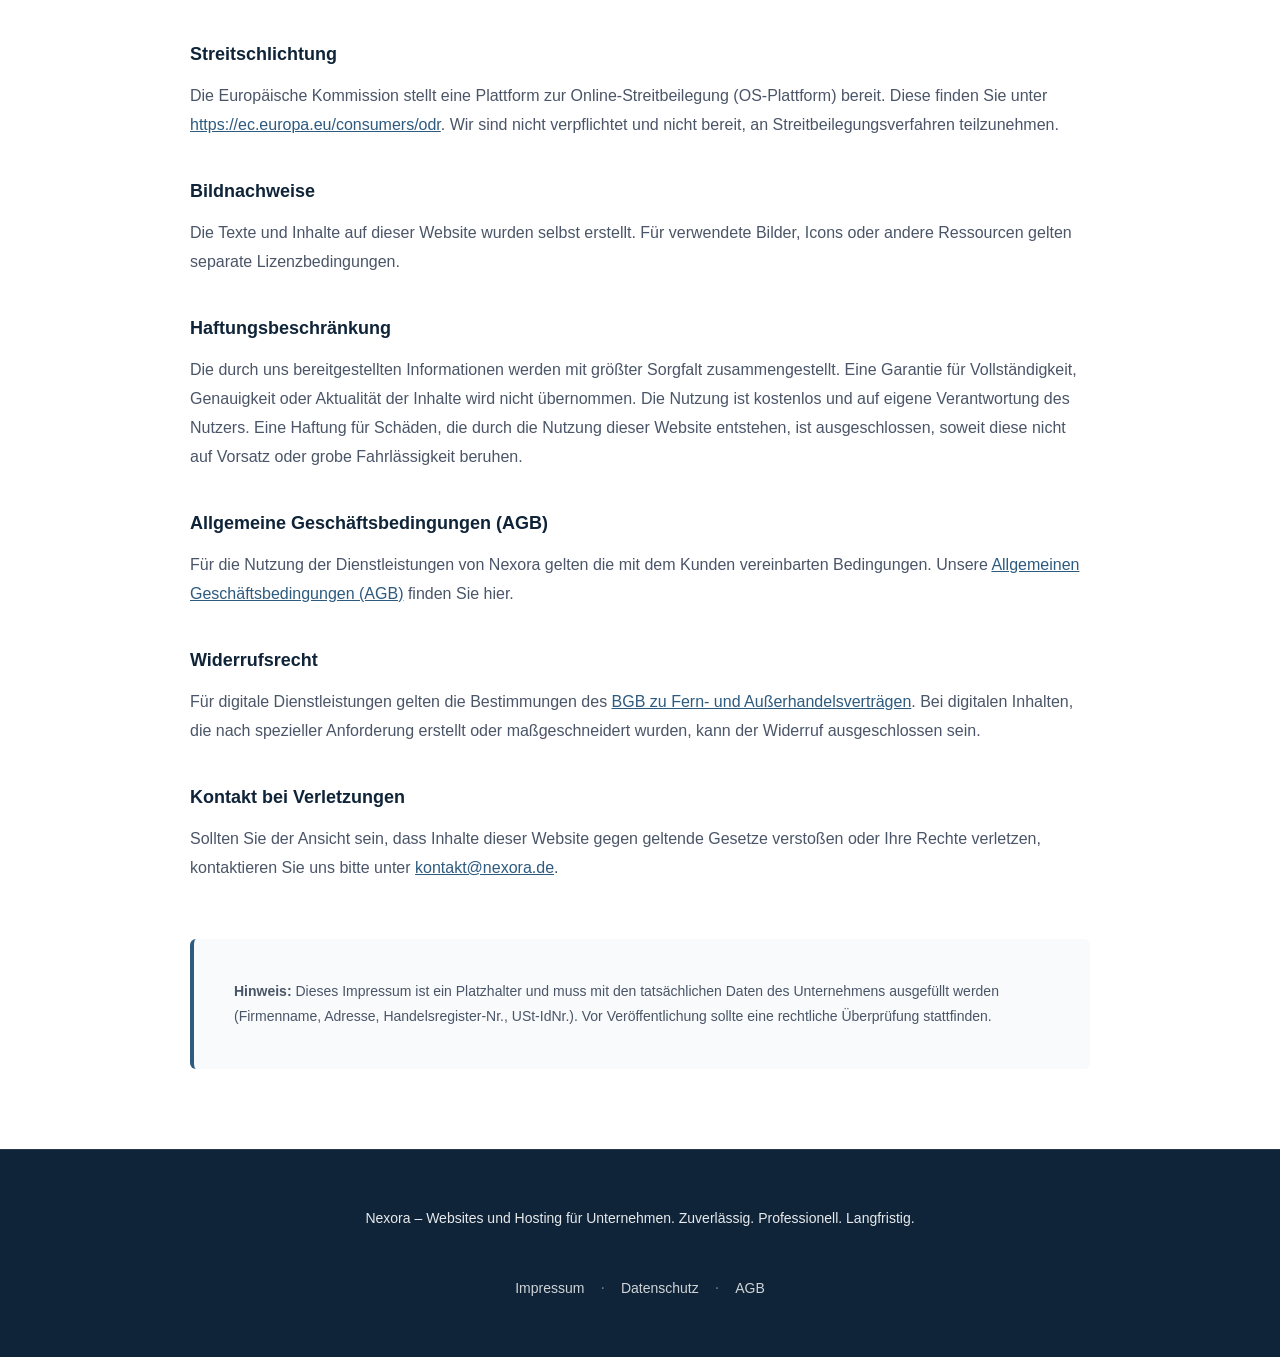
<file: impressum.html>
<!DOCTYPE html>
<html lang="de">
<head>
    <meta charset="UTF-8">
    <meta name="viewport" content="width=device-width, initial-scale=1.0">
    <meta name="description" content="Impressum – Nexora">
    <title>Impressum – Nexora</title>
    <link rel="stylesheet" href="style.css">
</head>
<body>
    <!-- HEADER -->
    <header class="header">
        <div class="container">
            <div class="header-content">
                <a href="index.html" class="logo">Nexora</a>
                <nav class="nav">
                    <a href="leistungen.html" class="nav-link">Leistungen</a>
                    <a href="ablauf.html" class="nav-link">Ablauf</a>
                    <a href="kontakt.html" class="nav-link">Kontakt</a>
                </nav>
            </div>
        </div>
    </header>

    <!-- LEGAL PAGE HERO -->
    <section class="page-hero page-hero-minimal">
        <div class="container">
            <h1 class="page-title">Impressum</h1>
        </div>
    </section>

    <!-- IMPRESSUM CONTENT -->
    <section class="legal-section">
        <div class="container">
            <div class="legal-content">
                <h2>Angaben gemäß § 5 TMG</h2>
                
                <h3>Betreiber der Website</h3>
                <p>
                    Nexora<br>
                    [Firmenname / Inhaber]<br>
                    [Straße und Hausnummer]<br>
                    [Postleitzahl und Ort]<br>
                    Deutschland
                </p>

                <h3>Kontaktinformationen</h3>
                <p>
                    Telefon: <a href="tel:+49XXXXXXXXXX">+49 (0) XXX XXXXXXX</a><br>
                    E-Mail: <a href="mailto:kontakt@nexora.de">kontakt@nexora.de</a>
                </p>

                <h3>Vertretungsberechtigter</h3>
                <p>
                    [Name der verantwortlichen Person]<br>
                    [Position / Funktion]
                </p>

                <h3>Handelsregister</h3>
                <p>
                    Eintragung im Handelsregister: [Amtsgericht und Registernummer]<br>
                    Umsatzsteuer-Identifikationsnummer: [USt.-Id.-Nr.]
                </p>

                <h3>Verantwortlich für Inhalte</h3>
                <p>
                    Gemäß § 7 Abs. 1 TMG sind wir als Diensteanbieter für eigene Inhalte auf diesen Seiten nach den allgemeinen Gesetzen verantwortlich. Unsere Inhalte werden regelmäßig überprüft und aktualisiert. Eine Verpflichtung zur Überwachung übermittelter oder gespeicherter fremder Informationen besteht jedoch nach den allgemeinen Gesetzen nicht.
                </p>

                <h3>Haftung für Links</h3>
                <p>
                    Unser Angebot enthält Links zu externen Websites. Für die Inhalte externer Websites sind allein deren Betreiber verantwortlich. Wir überprüfen fremde Inhalte nicht systematisch auf Rechtsverletzungen. Sollten Sie Rechtsverletzungen bemerken, teilen Sie uns dies bitte unverzüglich mit. Wir werden den Link dann schnellstmöglich entfernen.
                </p>

                <h3>Urheberrecht</h3>
                <p>
                    Die durch uns erstellten und auf dieser Website veröffentlichten Inhalte unterliegen dem deutschen Urheberrecht. Die Vervielfältigung, Bearbeitung, Verbreitung und jede Art der Verwertung außerhalb der Grenzen des Urheberrechtes bedürfen der vorherigen schriftlichen Zustimmung des Urhebers oder Rechteinhabers.
                </p>

                <h3>Datenschutz</h3>
                <p>
                    Weitere Informationen zum Datenschutz finden Sie in unserer <a href="datenschutz.html">Datenschutzerklärung</a>.
                </p>

                <h3>Streitschlichtung</h3>
                <p>
                    Die Europäische Kommission stellt eine Plattform zur Online-Streitbeilegung (OS-Plattform) bereit. Diese finden Sie unter <a href="https://ec.europa.eu/consumers/odr" target="_blank" rel="noopener noreferrer">https://ec.europa.eu/consumers/odr</a>. Wir sind nicht verpflichtet und nicht bereit, an Streitbeilegungsverfahren teilzunehmen.
                </p>

                <h3>Bildnachweise</h3>
                <p>
                    Die Texte und Inhalte auf dieser Website wurden selbst erstellt. Für verwendete Bilder, Icons oder andere Ressourcen gelten separate Lizenzbedingungen.
                </p>

                <h3>Haftungsbeschränkung</h3>
                <p>
                    Die durch uns bereitgestellten Informationen werden mit größter Sorgfalt zusammengestellt. Eine Garantie für Vollständigkeit, Genauigkeit oder Aktualität der Inhalte wird nicht übernommen. Die Nutzung ist kostenlos und auf eigene Verantwortung des Nutzers. Eine Haftung für Schäden, die durch die Nutzung dieser Website entstehen, ist ausgeschlossen, soweit diese nicht auf Vorsatz oder grobe Fahrlässigkeit beruhen.
                </p>

                <h3>Allgemeine Geschäftsbedingungen (AGB)</h3>
                <p>
                    Für die Nutzung der Dienstleistungen von Nexora gelten die mit dem Kunden vereinbarten Bedingungen. Unsere <a href="agb.html">Allgemeinen Geschäftsbedingungen (AGB)</a> finden Sie hier.
                </p>

                <h3>Widerrufsrecht</h3>
                <p>
                    Für digitale Dienstleistungen gelten die Bestimmungen des <a href="https://www.gesetze-im-internet.de/bgb/__312g.html" target="_blank" rel="noopener">BGB zu Fern- und Außerhandelsverträgen</a>. Bei digitalen Inhalten, die nach spezieller Anforderung erstellt oder maßgeschneidert wurden, kann der Widerruf ausgeschlossen sein.
                </p>

                <h3>Kontakt bei Verletzungen</h3>
                <p>
                    Sollten Sie der Ansicht sein, dass Inhalte dieser Website gegen geltende Gesetze verstoßen oder Ihre Rechte verletzen, kontaktieren Sie uns bitte unter <a href="mailto:kontakt@nexora.de">kontakt@nexora.de</a>.
                </p>

                <div class="legal-footer-note">
                    <p><strong>Hinweis:</strong> Dieses Impressum ist ein Platzhalter und muss mit den tatsächlichen Daten des Unternehmens ausgefüllt werden (Firmenname, Adresse, Handelsregister-Nr., USt-IdNr.). Vor Veröffentlichung sollte eine rechtliche Überprüfung stattfinden.</p>
                </div>
            </div>
        </div>
    </section>

    <!-- FOOTER -->
    <footer class="footer">
        <div class="container">
            <div class="footer-content">
                <p class="footer-text">Nexora – Websites und Hosting für Unternehmen. Zuverlässig. Professionell. Langfristig.</p>
                <div class="footer-links">
                    <a href="impressum.html" class="footer-link">Impressum</a>
                    <span class="footer-divider">·</span>
                    <a href="datenschutz.html" class="footer-link">Datenschutz</a>
                    <span class="footer-divider">·</span>
                    <a href="agb.html" class="footer-link">AGB</a>
                </div>
            </div>
        </div>
    </footer>

    <script src="script.js"></script>
</body>
</html>
</file>
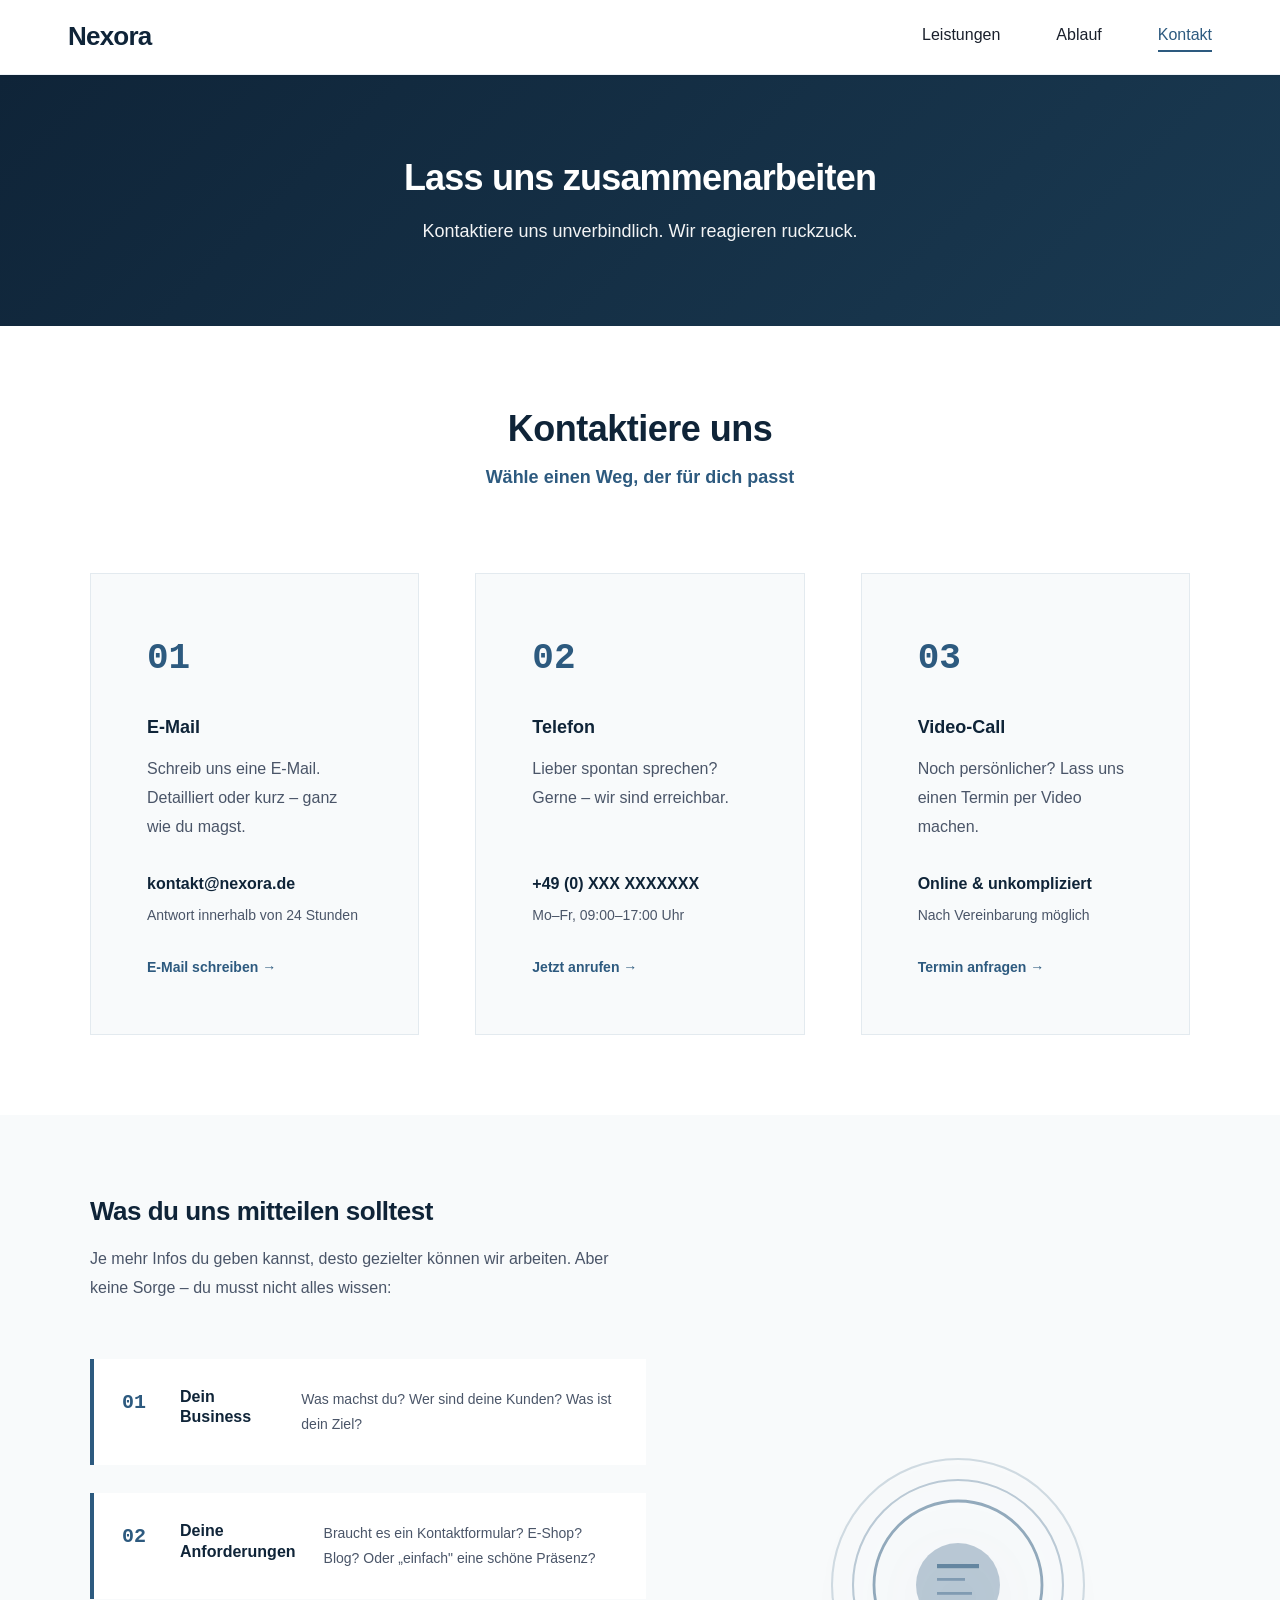
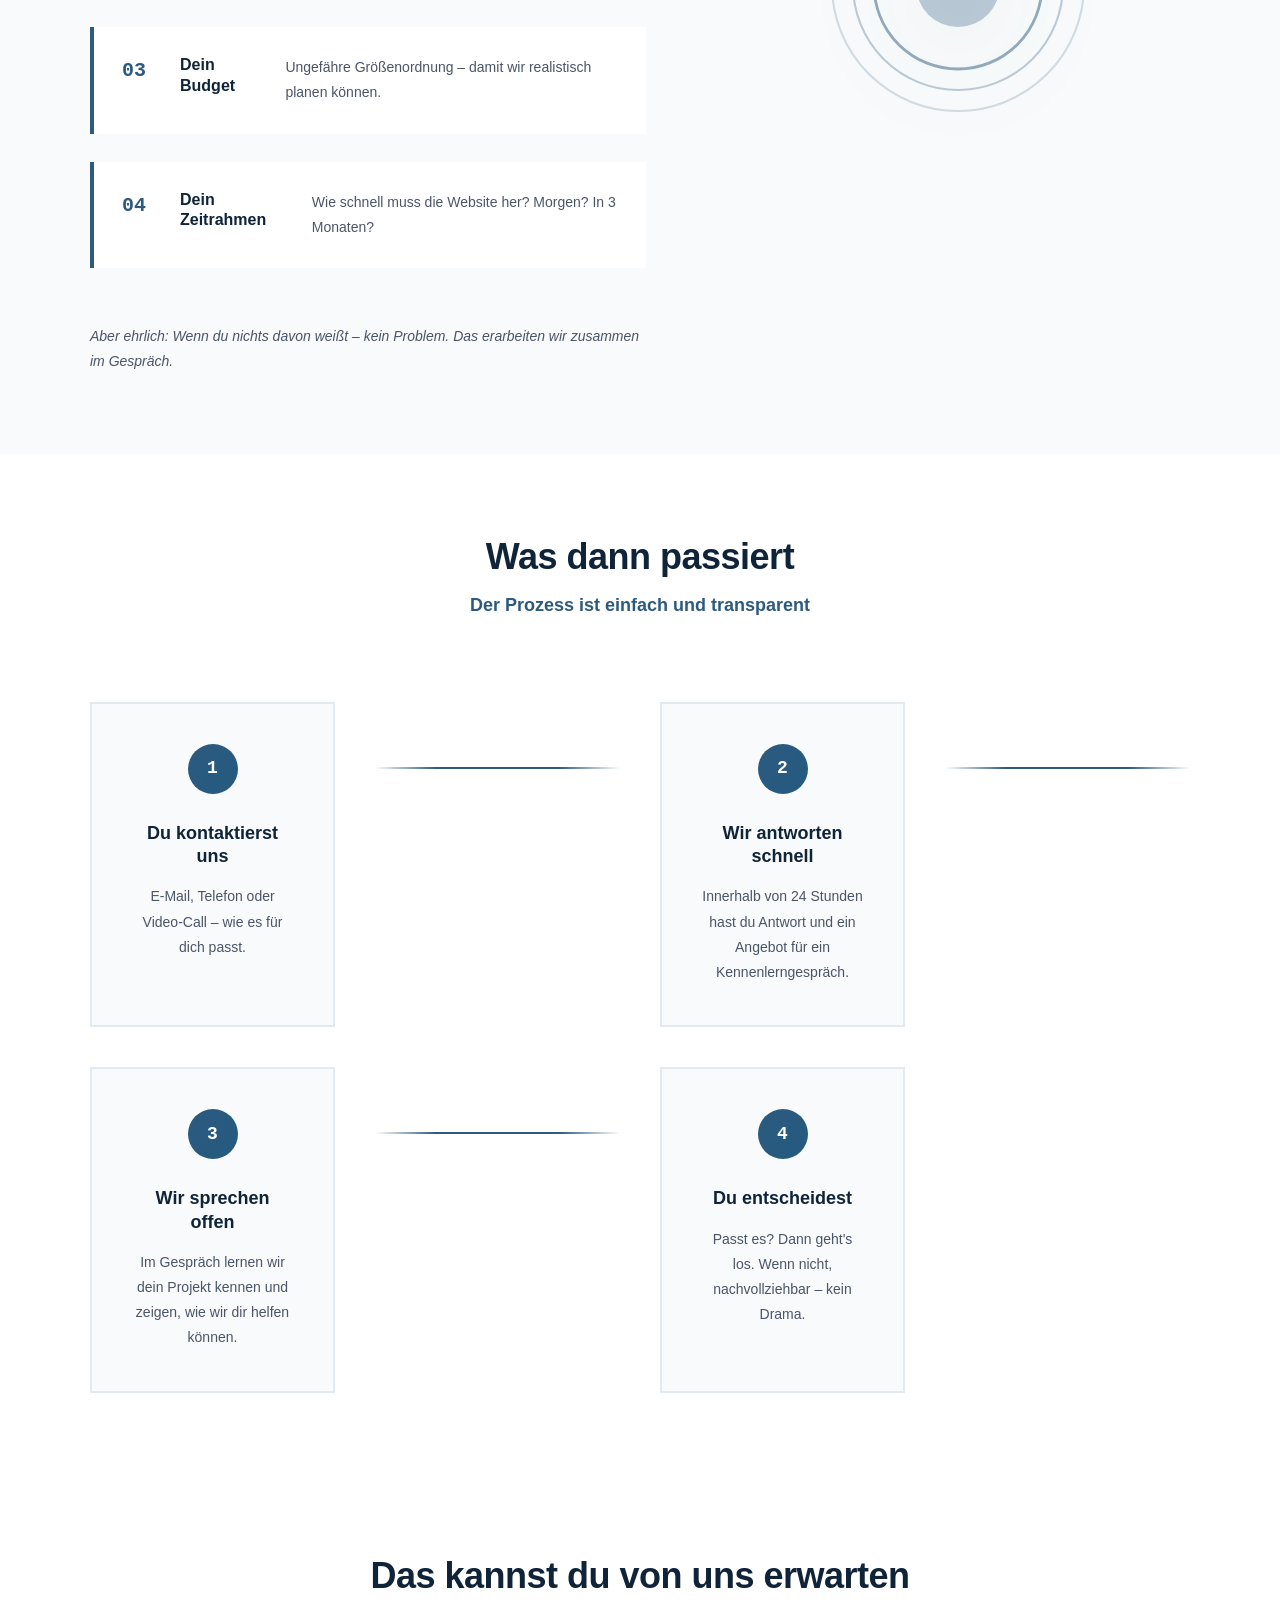
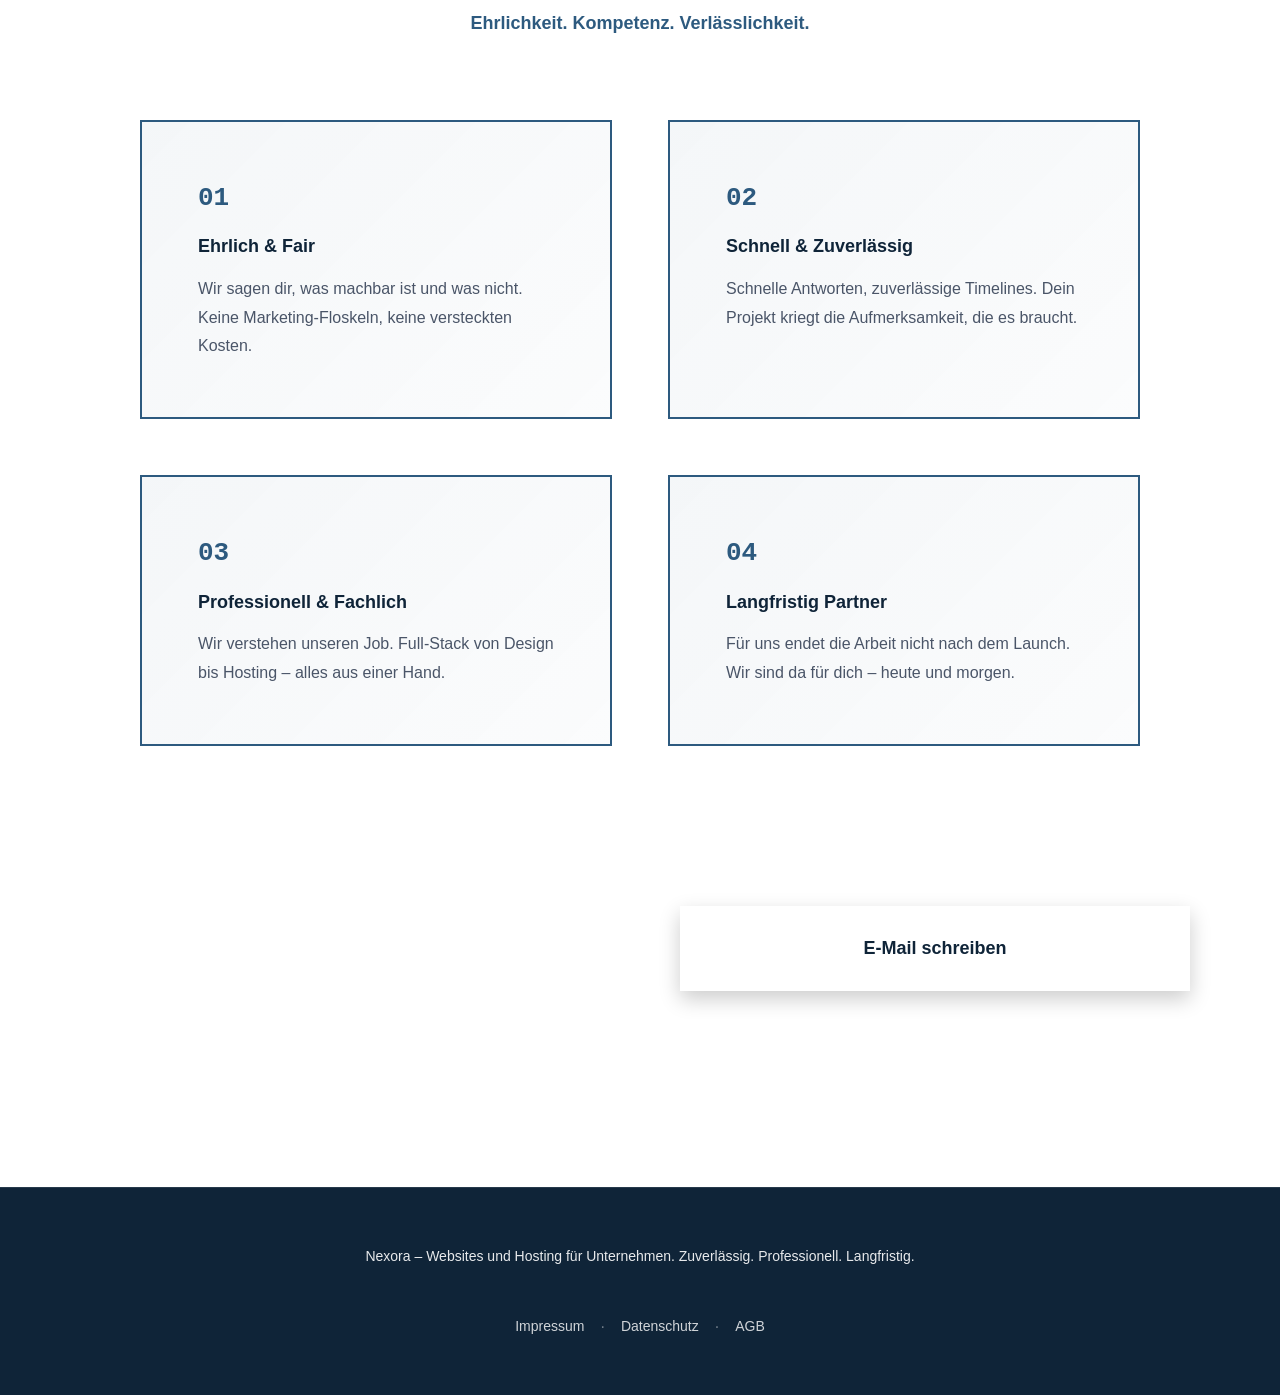
<file: kontakt.html>
<!DOCTYPE html>
<html lang="de">
<head>
    <meta charset="UTF-8">
    <meta name="viewport" content="width=device-width, initial-scale=1.0">
    <meta name="description" content="Kontakt – Nexora. Wir freuen uns auf Ihre Nachricht.">
    <meta name="keywords" content="Kontakt, E-Mail, Telefon, Anfrage, Support">
    <title>Kontakt – Nexora</title>
    <link rel="stylesheet" href="style.css">
</head>
<body>
    <!-- HEADER -->
    <header class="header">
        <div class="container">
            <div class="header-content">
                <a href="index.html" class="logo">Nexora</a>
                <nav class="nav">
                    <a href="leistungen.html" class="nav-link">Leistungen</a>
                    <a href="ablauf.html" class="nav-link">Ablauf</a>
                    <a href="kontakt.html" class="nav-link nav-link-active">Kontakt</a>
                </nav>
            </div>
        </div>
    </header>

    <!-- PAGE HERO -->
    <section class="page-hero">
        <div class="container">
            <h1 class="page-title">Lass uns zusammenarbeiten</h1>
            <p class="page-subtitle">Kontaktiere uns unverbindlich. Wir reagieren ruck­zuck.</p>
        </div>
    </section>

    <!-- CONTACT METHODS GRID -->
    <section class="contact-methods-section">
        <div class="container">
            <div class="section-header">
                <h2>Kontaktiere uns</h2>
                <p class="section-subtitle">Wähle einen Weg, der für dich passt</p>
            </div>

            <div class="contact-options-grid">
                <div class="contact-option-card">
                    <div class="contact-option-number">01</div>
                    <h3>E-Mail</h3>
                    <p class="contact-option-description">Schreib uns eine E-Mail. Detailliert oder kurz – ganz wie du magst.</p>
                    <p class="contact-option-detail">kontakt@nexora.de</p>
                    <p class="contact-option-note">Antwort innerhalb von 24 Stunden</p>
                    <a href="mailto:kontakt@nexora.de" class="contact-link">E-Mail schreiben →</a>
                </div>

                <div class="contact-option-card">
                    <div class="contact-option-number">02</div>
                    <h3>Telefon</h3>
                    <p class="contact-option-description">Lieber spontan sprechen? Gerne – wir sind erreichbar.</p>
                    <p class="contact-option-detail">+49 (0) XXX XXXXXXX</p>
                    <p class="contact-option-note">Mo–Fr, 09:00–17:00 Uhr</p>
                    <a href="tel:+49XXXXXXXXXX" class="contact-link">Jetzt anrufen →</a>
                </div>

                <div class="contact-option-card">
                    <div class="contact-option-number">03</div>
                    <h3>Video-Call</h3>
                    <p class="contact-option-description">Noch persönlicher? Lass uns einen Termin per Video machen.</p>
                    <p class="contact-option-detail">Online & unkompliziert</p>
                    <p class="contact-option-note">Nach Vereinbarung möglich</p>
                    <a href="mailto:kontakt@nexora.de?subject=Video-Call%20vereinbaren" class="contact-link">Termin anfragen →</a>
                </div>
            </div>
        </div>
    </section>

    <!-- WHAT TO BRING SECTION -->
    <section class="contact-info-section">
        <div class="container">
            <div class="contact-info-wrapper">
                <div class="contact-info-content">
                    <h2>Was du uns mitteilen solltest</h2>
                    <p class="contact-info-intro">Je mehr Infos du geben kannst, desto gezielter können wir arbeiten. Aber keine Sorge – du musst nicht alles wissen:</p>
                    
                    <div class="contact-info-list-card">
                        <div class="info-list-item">
                            <div class="info-item-number">01</div>
                            <h4>Dein Business</h4>
                            <p>Was machst du? Wer sind deine Kunden? Was ist dein Ziel?</p>
                        </div>
                        <div class="info-list-item">
                            <div class="info-item-number">02</div>
                            <h4>Deine Anforderungen</h4>
                            <p>Braucht es ein Kontaktformular? E-Shop? Blog? Oder „einfach" eine schöne Präsenz?</p>
                        </div>
                        <div class="info-list-item">
                            <div class="info-item-number">03</div>
                            <h4>Dein Budget</h4>
                            <p>Ungefähre Größenordnung – damit wir realistisch planen können.</p>
                        </div>
                        <div class="info-list-item">
                            <div class="info-item-number">04</div>
                            <h4>Dein Zeitrahmen</h4>
                            <p>Wie schnell muss die Website her? Morgen? In 3 Monaten?</p>
                        </div>
                    </div>

                    <p class="contact-info-note">Aber ehrlich: Wenn du nichts davon weißt – kein Problem. Das erarbeiten wir zusammen im Gespräch.</p>
                </div>

                <div class="contact-info-visual">
                    <div class="visual-box">
                        <svg viewBox="0 0 200 200" class="contact-icon-visual">
                            <circle cx="100" cy="100" r="90" fill="none" stroke="currentColor" stroke-width="1.5" opacity="0.2"></circle>
                            <circle cx="100" cy="100" r="75" fill="none" stroke="currentColor" stroke-width="1.5" opacity="0.3"></circle>
                            <circle cx="100" cy="100" r="60" fill="none" stroke="currentColor" stroke-width="2" opacity="0.5"></circle>
                            <circle cx="100" cy="100" r="30" fill="currentColor" opacity="0.3"></circle>
                            <rect x="85" y="85" width="30" height="3" fill="currentColor" opacity="0.6"></rect>
                            <rect x="85" y="95" width="20" height="2" fill="currentColor" opacity="0.4"></rect>
                            <rect x="85" y="105" width="25" height="2" fill="currentColor" opacity="0.4"></rect>
                        </svg>
                    </div>
                </div>
            </div>
        </div>
    </section>

    <!-- WHAT HAPPENS NEXT SECTION -->
    <section class="next-steps-section">
        <div class="container">
            <div class="section-header">
                <h2>Was dann passiert</h2>
                <p class="section-subtitle">Der Prozess ist einfach und transparent</p>
            </div>

            <div class="next-steps-timeline">
                <div class="next-step-card">
                    <div class="next-step-number">1</div>
                    <h3>Du kontaktierst uns</h3>
                    <p>E-Mail, Telefon oder Video-Call – wie es für dich passt.</p>
                </div>

                <div class="timeline-connector"></div>

                <div class="next-step-card">
                    <div class="next-step-number">2</div>
                    <h3>Wir antworten schnell</h3>
                    <p>Innerhalb von 24 Stunden hast du Antwort und ein Angebot für ein Kennenlerngespräch.</p>
                </div>

                <div class="timeline-connector"></div>

                <div class="next-step-card">
                    <div class="next-step-number">3</div>
                    <h3>Wir sprechen offen</h3>
                    <p>Im Gespräch lernen wir dein Projekt kennen und zeigen, wie wir dir helfen können.</p>
                </div>

                <div class="timeline-connector"></div>

                <div class="next-step-card">
                    <div class="next-step-number">4</div>
                    <h3>Du entscheidest</h3>
                    <p>Passt es? Dann geht's los. Wenn nicht, nachvollziehbar – kein Drama.</p>
                </div>
            </div>
        </div>
    </section>

    <!-- EXPECTATIONS SECTION -->
    <section class="expectations-modern-section">
        <div class="container">
            <div class="section-header">
                <h2>Das kannst du von uns erwarten</h2>
                <p class="section-subtitle">Ehrlichkeit. Kompetenz. Verlässlichkeit.</p>
            </div>

            <div class="expectations-modern-grid">
                <div class="expectation-modern-card">
                    <div class="expectation-icon">01</div>
                    <h3>Ehrlich & Fair</h3>
                    <p>Wir sagen dir, was machbar ist und was nicht. Keine Marketing-Floskeln, keine versteckten Kosten.</p>
                </div>
                <div class="expectation-modern-card">
                    <div class="expectation-icon">02</div>
                    <h3>Schnell & Zuverlässig</h3>
                    <p>Schnelle Antworten, zuverlässige Timelines. Dein Projekt kriegt die Aufmerksamkeit, die es braucht.</p>
                </div>
                <div class="expectation-modern-card">
                    <div class="expectation-icon">03</div>
                    <h3>Professionell & Fachlich</h3>
                    <p>Wir verstehen unseren Job. Full-Stack von Design bis Hosting – alles aus einer Hand.</p>
                </div>
                <div class="expectation-modern-card">
                    <div class="expectation-icon">04</div>
                    <h3>Langfristig Partner</h3>
                    <p>Für uns endet die Arbeit nicht nach dem Launch. Wir sind da für dich – heute und morgen.</p>
                </div>
            </div>
        </div>
    </section>

    <!-- POWERFUL CTA -->
    <section class="powerfu-cta-section">
        <div class="container">
            <div class="powerful-cta-content">
                <div class="powerful-cta-text">
                    <h2>Bereit?</h2>
                    <p>Setz dich mit uns in Kontakt. Kein aufgesetztes Marketing, kein Druck – einfach ein ehrliches Gespräch über dein Projekt.</p>
                </div>
                <div class="powerful-cta-buttons">
                    <a href="mailto:kontakt@nexora.de" class="cta-button-primary">E-Mail schreiben</a>
                    <a href="tel:+49XXXXXXXXXX" class="cta-button-secondary">Anrufen</a>
                </div>
            </div>
        </div>
    </section>

    <!-- FOOTER -->
    <footer class="footer">
        <div class="container">
            <div class="footer-content">
                <p class="footer-text">Nexora – Websites und Hosting für Unternehmen. Zuverlässig. Professionell. Langfristig.</p>
                <div class="footer-links">
                    <a href="impressum.html" class="footer-link">Impressum</a>
                    <span class="footer-divider">·</span>
                    <a href="datenschutz.html" class="footer-link">Datenschutz</a>
                    <span class="footer-divider">·</span>
                    <a href="agb.html" class="footer-link">AGB</a>
                </div>
            </div>
        </div>
    </section>

    <script src="script.js"></script>
</body>
</html>
</file>
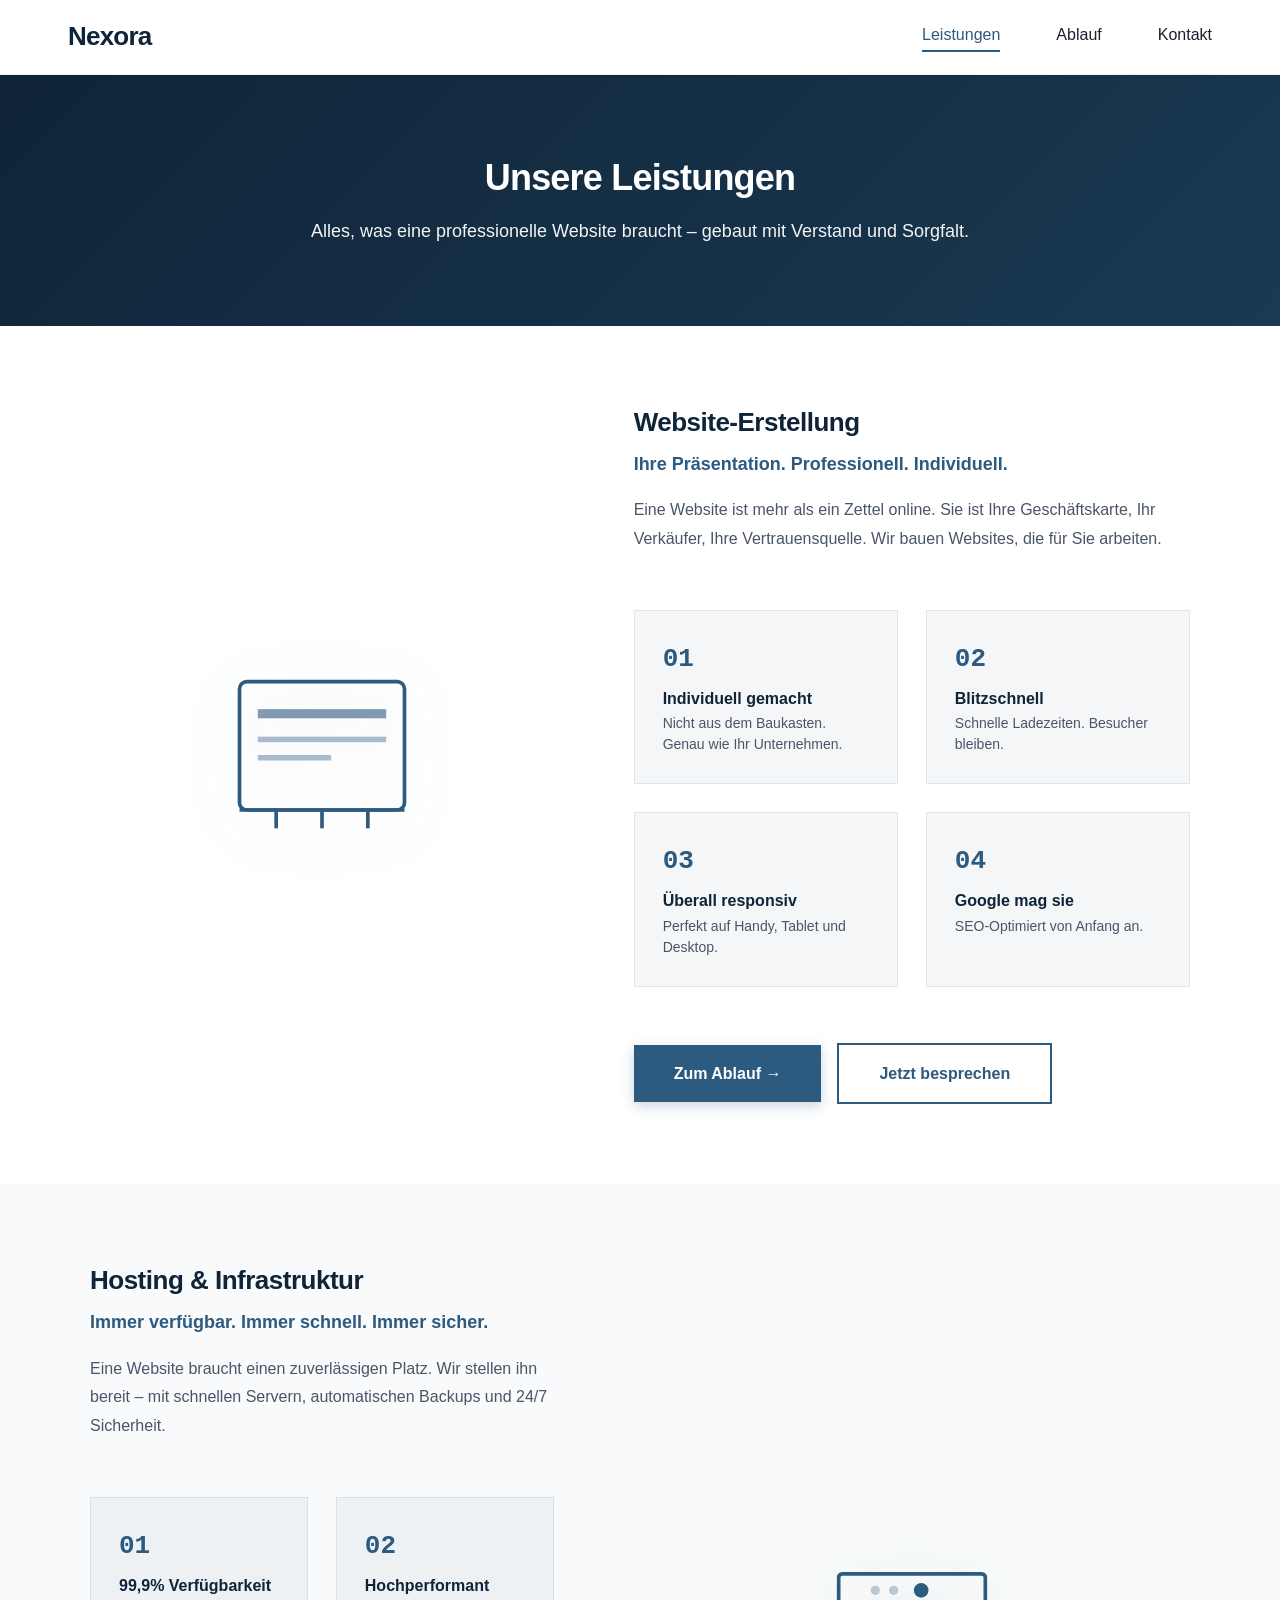
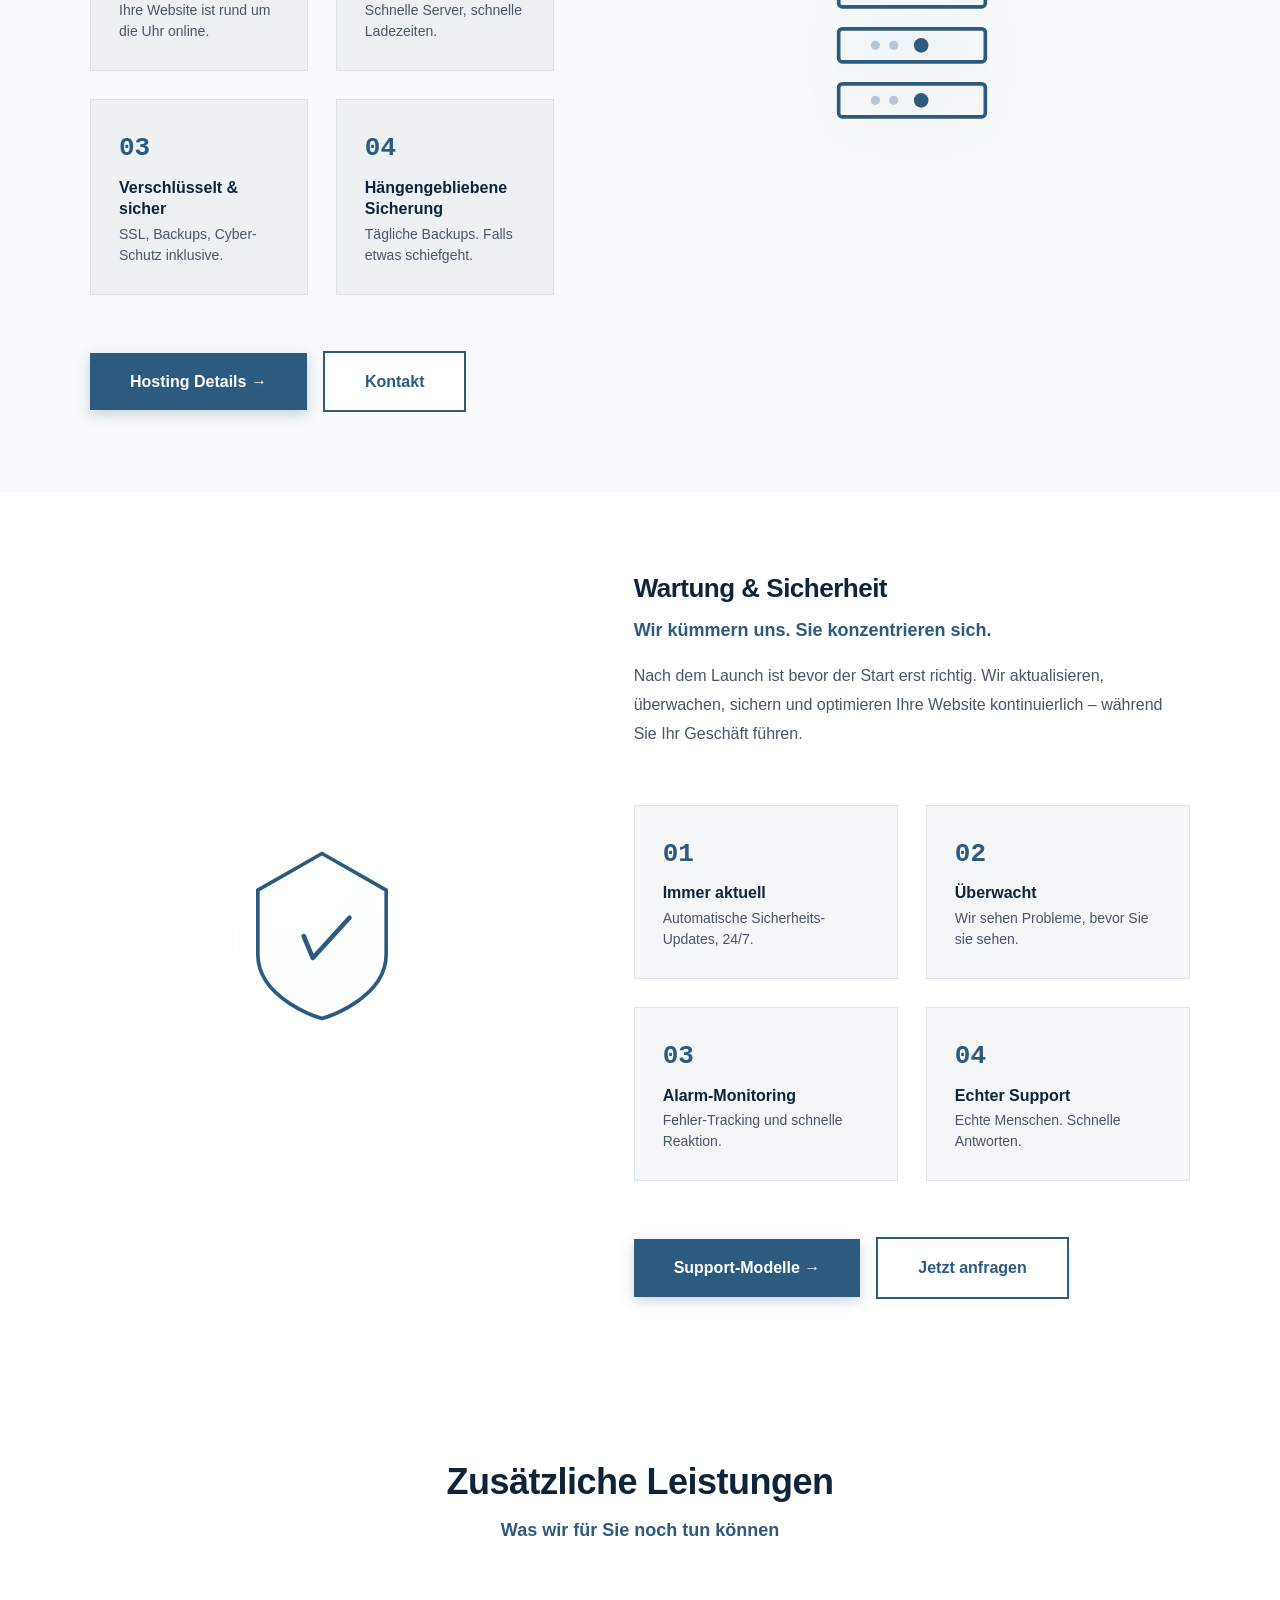
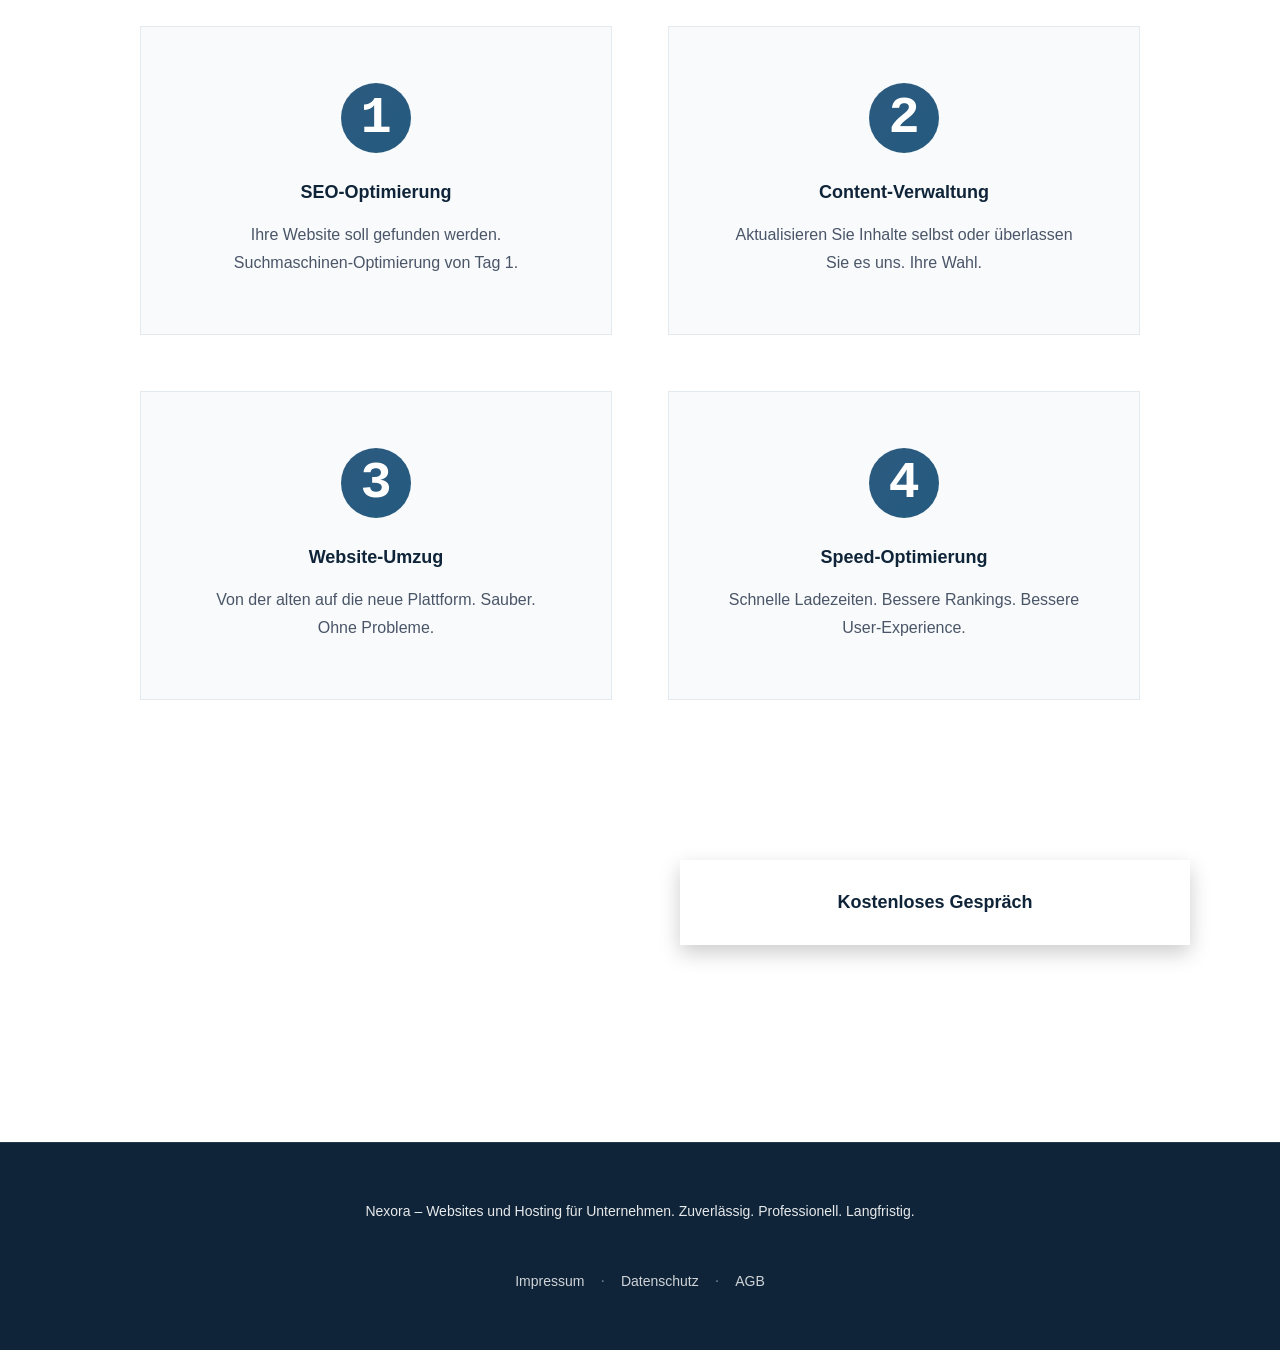
<file: leistungen.html>
<!DOCTYPE html>
<html lang="de">
<head>
    <meta charset="UTF-8">
    <meta name="viewport" content="width=device-width, initial-scale=1.0">
    <meta name="description" content="Leistungen von Nexora: Website-Erstellung, Hosting und Wartung. Professionell. Sicher. Zuverlässig.">
    <meta name="keywords" content="Website-Erstellung, Hosting, Wartung, Sicherheit, technischer Support">
    <title>Leistungen – Nexora</title>
    <link rel="stylesheet" href="style.css">
</head>
<body>
    <!-- HEADER -->
    <header class="header">
        <div class="container">
            <div class="header-content">
                <a href="index.html" class="logo">Nexora</a>
                <nav class="nav">
                    <a href="leistungen.html" class="nav-link nav-link-active">Leistungen</a>
                    <a href="ablauf.html" class="nav-link">Ablauf</a>
                    <a href="kontakt.html" class="nav-link">Kontakt</a>
                </nav>
            </div>
        </div>
    </header>

    <!-- PAGE HERO -->
    <section class="page-hero">
        <div class="container">
            <h1 class="page-title">Unsere Leistungen</h1>
            <p class="page-subtitle">Alles, was eine professionelle Website braucht – gebaut mit Verstand und Sorgfalt.</p>
        </div>
    </section>

    <!-- WEBSITE ERSTELLUNG SERVICE -->
    <section class="service-detail-section">
        <div class="container">
            <div class="service-card-wrapper">
                <div class="service-card-visual">
                    <svg viewBox="0 0 120 120" class="service-card-icon">
                        <rect x="15" y="20" width="90" height="70" rx="4" fill="none" stroke="currentColor" stroke-width="2"></rect>
                        <line x1="15" y1="90" x2="105" y2="90" stroke="currentColor" stroke-width="2"></line>
                        <line x1="35" y1="90" x2="35" y2="100" stroke="currentColor" stroke-width="2"></line>
                        <line x1="60" y1="90" x2="60" y2="100" stroke="currentColor" stroke-width="2"></line>
                        <line x1="85" y1="90" x2="85" y2="100" stroke="currentColor" stroke-width="2"></line>
                        <rect x="25" y="35" width="70" height="5" fill="currentColor" opacity="0.6"></rect>
                        <rect x="25" y="50" width="70" height="3" fill="currentColor" opacity="0.4"></rect>
                        <rect x="25" y="60" width="40" height="3" fill="currentColor" opacity="0.4"></rect>
                    </svg>
                </div>
                <div class="service-card-content">
                    <h2>Website-Erstellung</h2>
                    <p class="service-tagline">Ihre Präsentation. Professionell. Individuell.</p>
                    <p class="service-description">Eine Website ist mehr als ein Zettel online. Sie ist Ihre Geschäftskarte, Ihr Verkäufer, Ihre Vertrauensquelle. Wir bauen Websites, die für Sie arbeiten.</p>
                    
                    <div class="benefit-cards">
                        <div class="benefit-card">
                            <div class="benefit-badge">01</div>
                            <h4>Individuell gemacht</h4>
                            <p>Nicht aus dem Baukasten. Genau wie Ihr Unternehmen.</p>
                        </div>
                        <div class="benefit-card">
                            <div class="benefit-badge">02</div>
                            <h4>Blitzschnell</h4>
                            <p>Schnelle Ladezeiten. Besucher bleiben.</p>
                        </div>
                        <div class="benefit-card">
                            <div class="benefit-badge">03</div>
                            <h4>Überall responsiv</h4>
                            <p>Perfekt auf Handy, Tablet und Desktop.</p>
                        </div>
                        <div class="benefit-card">
                            <div class="benefit-badge">04</div>
                            <h4>Google mag sie</h4>
                            <p>SEO-Optimiert von Anfang an.</p>
                        </div>
                    </div>

                    <div class="service-card-cta">
                        <a href="ablauf.html" class="btn btn-primary">Zum Ablauf →</a>
                        <a href="kontakt.html" class="btn btn-secondary">Jetzt besprechen</a>
                    </div>
                </div>
            </div>
        </div>
    </section>

    <!-- HOSTING SERVICE -->
    <section class="service-detail-section service-detail-section-alt">
        <div class="container">
            <div class="service-card-wrapper service-card-wrapper-reverse">
                <div class="service-card-visual">
                    <svg viewBox="0 0 120 120" class="service-card-icon">
                        <g>
                            <rect x="20" y="25" width="80" height="18" rx="2" fill="none" stroke="currentColor" stroke-width="2"></rect>
                            <circle cx="65" cy="34" r="4" fill="currentColor"></circle>
                            <rect x="20" y="55" width="80" height="18" rx="2" fill="none" stroke="currentColor" stroke-width="2"></rect>
                            <circle cx="65" cy="64" r="4" fill="currentColor"></circle>
                            <rect x="20" y="85" width="80" height="18" rx="2" fill="none" stroke="currentColor" stroke-width="2"></rect>
                            <circle cx="65" cy="94" r="4" fill="currentColor"></circle>
                        </g>
                        <circle cx="40" cy="34" r="2.5" fill="currentColor" opacity="0.3"></circle>
                        <circle cx="50" cy="34" r="2.5" fill="currentColor" opacity="0.3"></circle>
                        <circle cx="40" cy="64" r="2.5" fill="currentColor" opacity="0.3"></circle>
                        <circle cx="50" cy="64" r="2.5" fill="currentColor" opacity="0.3"></circle>
                        <circle cx="40" cy="94" r="2.5" fill="currentColor" opacity="0.3"></circle>
                        <circle cx="50" cy="94" r="2.5" fill="currentColor" opacity="0.3"></circle>
                    </svg>
                </div>
                <div class="service-card-content">
                    <h2>Hosting & Infrastruktur</h2>
                    <p class="service-tagline">Immer verfügbar. Immer schnell. Immer sicher.</p>
                    <p class="service-description">Eine Website braucht einen zuverlässigen Platz. Wir stellen ihn bereit – mit schnellen Servern, automatischen Backups und 24/7 Sicherheit.</p>
                    
                    <div class="benefit-cards">
                        <div class="benefit-card">
                            <div class="benefit-badge">01</div>
                            <h4>99,9% Verfügbarkeit</h4>
                            <p>Ihre Website ist rund um die Uhr online.</p>
                        </div>
                        <div class="benefit-card">
                            <div class="benefit-badge">02</div>
                            <h4>Hochperformant</h4>
                            <p>Schnelle Server, schnelle Ladezeiten.</p>
                        </div>
                        <div class="benefit-card">
                            <div class="benefit-badge">03</div>
                            <h4>Verschlüsselt & sicher</h4>
                            <p>SSL, Backups, Cyber-Schutz inklusive.</p>
                        </div>
                        <div class="benefit-card">
                            <div class="benefit-badge">04</div>
                            <h4>Hängengebliebene Sicherung</h4>
                            <p>Tägliche Backups. Falls etwas schiefgeht.</p>
                        </div>
                    </div>

                    <div class="service-card-cta">
                        <a href="ablauf.html" class="btn btn-primary">Hosting Details →</a>
                        <a href="kontakt.html" class="btn btn-secondary">Kontakt</a>
                    </div>
                </div>
            </div>
        </div>
    </section>

    <!-- WARTUNG & SICHERHEIT SERVICE -->
    <section class="service-detail-section">
        <div class="container">
            <div class="service-card-wrapper">
                <div class="service-card-visual">
                    <svg viewBox="0 0 120 120" class="service-card-icon">
                        <path d="M60 15L95 35V70C95 95 60 105 60 105C60 105 25 95 25 70V35L60 15Z" fill="none" stroke="currentColor" stroke-width="2"></path>
                        <path d="M50 60L55 72L75 50" fill="none" stroke="currentColor" stroke-width="2.5" stroke-linecap="round" stroke-linejoin="round"></path>
                    </svg>
                </div>
                <div class="service-card-content">
                    <h2>Wartung & Sicherheit</h2>
                    <p class="service-tagline">Wir kümmern uns. Sie konzentrieren sich.</p>
                    <p class="service-description">Nach dem Launch ist bevor der Start erst richtig. Wir aktualisieren, überwachen, sichern und optimieren Ihre Website kontinuierlich – während Sie Ihr Geschäft führen.</p>
                    
                    <div class="benefit-cards">
                        <div class="benefit-card">
                            <div class="benefit-badge">01</div>
                            <h4>Immer aktuell</h4>
                            <p>Automatische Sicherheits-Updates, 24/7.</p>
                        </div>
                        <div class="benefit-card">
                            <div class="benefit-badge">02</div>
                            <h4>Überwacht</h4>
                            <p>Wir sehen Probleme, bevor Sie sie sehen.</p>
                        </div>
                        <div class="benefit-card">
                            <div class="benefit-badge">03</div>
                            <h4>Alarm-Monitoring</h4>
                            <p>Fehler-Tracking und schnelle Reaktion.</p>
                        </div>
                        <div class="benefit-card">
                            <div class="benefit-badge">04</div>
                            <h4>Echter Support</h4>
                            <p>Echte Menschen. Schnelle Antworten.</p>
                        </div>
                    </div>

                    <div class="service-card-cta">
                        <a href="ablauf.html" class="btn btn-primary">Support-Modelle →</a>
                        <a href="kontakt.html" class="btn btn-secondary">Jetzt anfragen</a>
                    </div>
                </div>
            </div>
        </div>
    </section>

    <!-- ZUSÄTZLICHE SERVICES -->
    <section class="additional-services-section">
        <div class="container">
            <div class="section-header">
                <h2>Zusätzliche Leistungen</h2>
                <p class="section-subtitle">Was wir für Sie noch tun können</p>
            </div>
            <div class="additional-services-grid">
                <div class="additional-service">
                    <div class="service-addon-icon">1</div>
                    <h3>SEO-Optimierung</h3>
                    <p>Ihre Website soll gefunden werden. Suchmaschinen-Optimierung von Tag 1.</p>
                </div>
                <div class="additional-service">
                    <div class="service-addon-icon">2</div>
                    <h3>Content-Verwaltung</h3>
                    <p>Aktualisieren Sie Inhalte selbst oder überlassen Sie es uns. Ihre Wahl.</p>
                </div>
                <div class="additional-service">
                    <div class="service-addon-icon">3</div>
                    <h3>Website-Umzug</h3>
                    <p>Von der alten auf die neue Plattform. Sauber. Ohne Probleme.</p>
                </div>
                <div class="additional-service">
                    <div class="service-addon-icon">4</div>
                    <h3>Speed-Optimierung</h3>
                    <p>Schnelle Ladezeiten. Bessere Rankings. Bessere User-Experience.</p>
                </div>
            </div>
        </div>
    </section>

    <!-- KRAFTVOLLER CALL-TO-ACTION -->
    <section class="powerfu-cta-section">
        <div class="container">
            <div class="powerful-cta-content">
                <div class="powerful-cta-text">
                    <h2>Legen Sie los?</h2>
                    <p>Keine Verpflichtungen. Keine versteckten Kosten. Nur ein offenes Gespräch über Ihre Anforderungen.</p>
                </div>
                <div class="powerful-cta-buttons">
                    <a href="kontakt.html" class="cta-button-primary">Kostenloses Gespräch</a>
                    <a href="ablauf.html" class="cta-button-secondary">Unser Ablauf</a>
                </div>
            </div>
        </div>
    </section>

    <!-- FOOTER -->
    <footer class="footer">
        <div class="container">
            <div class="footer-content">
                <p class="footer-text">Nexora – Websites und Hosting für Unternehmen. Zuverlässig. Professionell. Langfristig.</p>
                <div class="footer-links">
                    <a href="impressum.html" class="footer-link">Impressum</a>
                    <span class="footer-divider">·</span>
                    <a href="datenschutz.html" class="footer-link">Datenschutz</a>
                    <span class="footer-divider">·</span>
                    <a href="agb.html" class="footer-link">AGB</a>
                </div>
            </div>
        </div>
    </footer>

    <script src="script.js"></script>
</body>
</html>
</file>
<file: style.css>
/* =====================================
   NEXORA - Professional Website CSS
   Established Agency Standard
   ===================================== */

/* CSS Variables */
:root {
    --color-primary: #0f2438;
    --color-primary-light: #1a3a52;
    --color-secondary: #f8fafb;
    --color-tertiary: #f0f4f8;
    --color-text-dark: #1a202c;
    --color-text-medium: #4a5568;
    --color-text-light: #718096;
    --color-border: #e2e8f0;
    --color-border-light: #edf2f7;
    --color-white: #ffffff;
    --color-accent: #2d5a7f;
    --color-accent-hover: #1a3a52;

    --font-family: -apple-system, BlinkMacSystemFont, 'Segoe UI', 'Roboto', 'Oxygen', 'Ubuntu', 'Cantarell', sans-serif;
    --font-family-serif: 'Georgia', serif;
    
    --font-size-body: 16px;
    --font-size-sm: 14px;
    --font-size-md: 15px;
    --font-size-lg: 18px;
    --font-size-xl: 20px;
    --font-size-2xl: 26px;
    --font-size-3xl: 36px;
    --font-size-4xl: 52px;

    --spacing-xs: 4px;
    --spacing-sm: 8px;
    --spacing-md: 16px;
    --spacing-lg: 28px;
    --spacing-xl: 40px;
    --spacing-2xl: 56px;
    --spacing-3xl: 80px;

    --shadow-sm: 0 1px 3px rgba(0, 0, 0, 0.08);
    --shadow-md: 0 4px 12px rgba(0, 0, 0, 0.08);
    --shadow-lg: 0 10px 25px rgba(0, 0, 0, 0.1);
    --shadow-xl: 0 20px 40px rgba(0, 0, 0, 0.1);

    --transition: all 0.3s cubic-bezier(0.4, 0, 0.2, 1);
    --line-height-tight: 1.3;
    --line-height-normal: 1.6;
    --line-height-relaxed: 1.8;
}

/* ===== RESET & BASE STYLES ===== */

html {
    scroll-behavior: smooth;
    scroll-padding-top: 80px;
}

* {
    margin: 0;
    padding: 0;
    box-sizing: border-box;
}

html {
    scroll-behavior: smooth;
}

/* ===== ANIMATIONS ===== */

@keyframes fadeInUp {
    from {
        opacity: 0;
        transform: translateY(40px);
    }
    to {
        opacity: 1;
        transform: translateY(0);
    }
}

@keyframes fadeInLeft {
    from {
        opacity: 0;
        transform: translateX(-40px);
    }
    to {
        opacity: 1;
        transform: translateX(0);
    }
}

@keyframes fadeInRight {
    from {
        opacity: 0;
        transform: translateX(40px);
    }
    to {
        opacity: 1;
        transform: translateX(0);
    }
}

@keyframes slideInFromBottom {
    from {
        opacity: 0;
        transform: translateY(60px);
    }
    to {
        opacity: 1;
        transform: translateY(0);
    }
}

@keyframes scaleIn {
    from {
        opacity: 0;
        transform: scale(0.95);
    }
    to {
        opacity: 1;
        transform: scale(1);
    }
}

@keyframes float {
    0%, 100% { transform: translateY(0px); }
    50% { transform: translateY(-20px); }
}

/* Card animations */
.reason-card,
.service-card,
.process-card,
.communication-card,
.contact-option-card,
.timeline-item,
.expectation-card,
.expectation-modern-card,
.additional-service,
.benefit-card,
.info-list-item,
.next-step-card,
.testimonial-card,
.team-member {
    opacity: 0;
    animation: fadeInUp 0.6s ease-out forwards;
}

.reason-card:nth-child(1),
.service-card:nth-child(1),
.process-card:nth-child(1),
.communication-card:nth-child(1),
.contact-option-card:nth-child(1),
.timeline-item:nth-child(1),
.expectation-card:nth-child(1),
.expectation-modern-card:nth-child(1),
.additional-service:nth-child(1),
.benefit-card:nth-child(1),
.info-list-item:nth-child(1),
.next-step-card:nth-child(1),
.testimonial-card:nth-child(1),
.team-member:nth-child(1) {
    animation-delay: 0.05s;
}

.reason-card:nth-child(2),
.service-card:nth-child(2),
.process-card:nth-child(2),
.communication-card:nth-child(2),
.contact-option-card:nth-child(2),
.timeline-item:nth-child(2),
.expectation-card:nth-child(2),
.expectation-modern-card:nth-child(2),
.additional-service:nth-child(2),
.benefit-card:nth-child(2),
.info-list-item:nth-child(2),
.next-step-card:nth-child(2),
.testimonial-card:nth-child(2),
.team-member:nth-child(2) {
    animation-delay: 0.1s;
}

.reason-card:nth-child(3),
.service-card:nth-child(3),
.process-card:nth-child(3),
.communication-card:nth-child(3),
.contact-option-card:nth-child(3),
.timeline-item:nth-child(3),
.expectation-card:nth-child(3),
.expectation-modern-card:nth-child(3),
.additional-service:nth-child(3),
.benefit-card:nth-child(3),
.info-list-item:nth-child(3),
.next-step-card:nth-child(3),
.testimonial-card:nth-child(3) {
    animation-delay: 0.15s;
}

.reason-card:nth-child(4),
.service-card:nth-child(4),
.process-card:nth-child(4),
.communication-card:nth-child(4),
.contact-option-card:nth-child(4),
.timeline-item:nth-child(4),
.expectation-card:nth-child(4),
.expectation-modern-card:nth-child(4),
.additional-service:nth-child(4),
.benefit-card:nth-child(4),
.info-list-item:nth-child(4),
.next-step-card:nth-child(4) {
    animation-delay: 0.2s;
}

.reason-card:nth-child(5),
.service-card:nth-child(5),
.benefit-card:nth-child(5) {
    animation-delay: 0.25s;
}

.reason-card:nth-child(6),
.benefit-card:nth-child(6) {
    animation-delay: 0.3s;
}

body {
    font-family: var(--font-family);
    font-size: var(--font-size-body);
    line-height: 1.6;
    color: var(--color-text-dark);
    background-color: var(--color-white);
}

a {
    text-decoration: none;
    color: inherit;
}

button {
    cursor: pointer;
    border: none;
    font-family: var(--font-family);
}

/* ===== CONTAINER ===== */

.container {
    max-width: 1200px;
    margin: 0 auto;
    padding: 0 var(--spacing-lg);
}

/* ===== TYPOGRAPHY ===== */

h1, h2, h3, h4, h5, h6 {
    line-height: var(--line-height-tight);
    font-weight: 600;
    color: var(--color-primary);
    margin-bottom: var(--spacing-md);
}

h1 {
    font-size: var(--font-size-4xl);
    font-weight: 700;
    letter-spacing: -0.8px;
}

h2 {
    font-size: var(--font-size-3xl);
    font-weight: 700;
    letter-spacing: -0.5px;
}

h3 {
    font-size: var(--font-size-2xl);
    font-weight: 600;
}

p {
    color: var(--color-text-light);
    line-height: var(--line-height-relaxed);
    margin-bottom: var(--spacing-md);
}

p:last-child {
    margin-bottom: 0;
}

/* ===== HEADER ===== */

.header {
    background-color: var(--color-white);
    border-bottom: 1px solid var(--color-border-light);
    position: sticky;
    top: 0;
    z-index: 100;
    box-shadow: var(--shadow-sm);
}

.header .container {
    padding: var(--spacing-md) var(--spacing-lg);
}

.header-content {
    display: flex;
    justify-content: space-between;
    align-items: center;
}

.logo {
    font-size: var(--font-size-2xl);
    font-weight: 700;
    color: var(--color-primary);
    letter-spacing: -0.8px;
    transition: var(--transition);
}

.logo:hover {
    color: var(--color-accent);
}

.nav {
    display: flex;
    gap: var(--spacing-2xl);
}

.nav-link {
    font-size: var(--font-size-body);
    color: var(--color-text-dark);
    font-weight: 500;
    transition: var(--transition);
    position: relative;
    padding-bottom: 4px;
}

.nav-link::after {
    content: '';
    position: absolute;
    bottom: 0;
    left: 0;
    width: 0;
    height: 2px;
    background-color: var(--color-accent);
    transition: var(--transition);
}

.nav-link:hover {
    color: var(--color-accent);
}

.nav-link:hover::after {
    width: 100%;
}

.nav-link.active {
    color: var(--color-accent);
}

.nav-link.active::after {
    width: 100%;
}

/* ===== HERO SECTION ===== */

.hero {
    background: linear-gradient(135deg, var(--color-primary) 0%, var(--color-primary-light) 100%);
    color: var(--color-white);
    padding: var(--spacing-3xl) var(--spacing-lg);
    text-align: center;
    position: relative;
    overflow: hidden;
}

.hero::before {
    content: '';
    position: absolute;
    top: 0;
    right: 0;
    width: 400px;
    height: 400px;
    background: radial-gradient(circle, rgba(255, 255, 255, 0.03) 0%, transparent 70%);
    pointer-events: none;
}

.hero .container {
    max-width: 900px;
    position: relative;
    z-index: 1;
}

.hero-content {
    display: flex;
    flex-direction: column;
    align-items: center;
    gap: var(--spacing-xl);
    padding: var(--spacing-xl) 0;
}

.hero-title {
    color: var(--color-white);
    font-size: var(--font-size-4xl);
    font-weight: 700;
    line-height: var(--line-height-tight);
    max-width: 800px;
    margin: 0 0 var(--spacing-md) 0;
}

.hero-subtitle {
    color: rgba(255, 255, 255, 0.95);
    font-size: var(--font-size-xl);
    max-width: 650px;
    line-height: var(--line-height-normal);
    margin: 0;
}

.cta-button {
    display: inline-block;
    background-color: var(--color-white);
    color: var(--color-primary);
    padding: var(--spacing-md) var(--spacing-2xl);
    border-radius: 5px;
    font-weight: 600;
    font-size: var(--font-size-body);
    transition: var(--transition);
    box-shadow: 0 8px 20px rgba(0, 0, 0, 0.15);
    margin-top: var(--spacing-lg);
    letter-spacing: 0.3px;
}

.cta-button:hover {
    transform: translateY(-3px);
    box-shadow: 0 12px 30px rgba(0, 0, 0, 0.2);
    background-color: var(--color-secondary);
}

/* ===== SECTIONS - COMMON STYLING ===== */

.section-title {
    text-align: center;
    font-size: var(--font-size-3xl);
    margin-bottom: var(--spacing-lg);
}

.section-intro {
    text-align: center;
    font-size: var(--font-size-lg);
    color: var(--color-text-medium);
    line-height: var(--line-height-normal);
    max-width: 600px;
    margin: 0 auto var(--spacing-3xl);
}

/* ===== WHY SECTION ===== */

.why-section {
    padding: var(--spacing-3xl) var(--spacing-lg);
    background-color: var(--color-white);
}

.why-section .container {
    max-width: 1100px;
}

.why-header {
    margin-bottom: var(--spacing-3xl);
}

.reasons-grid {
    display: grid;
    grid-template-columns: repeat(auto-fit, minmax(300px, 1fr));
    gap: var(--spacing-2xl);
}

.reason-card {
    padding: var(--spacing-2xl);
    background-color: var(--color-tertiary);
    border-radius: 8px;
    transition: var(--transition);
    border: 1px solid var(--color-border-light);
    position: relative;
}

.reason-card:hover {
    box-shadow: var(--shadow-lg);
    transform: translateY(-6px);
    border-color: var(--color-accent);
    background-color: var(--color-secondary);
}

.reason-title {
    font-size: var(--font-size-xl);
    margin-bottom: var(--spacing-md);
    color: var(--color-primary);
    font-weight: 600;
}

.reason-text {
    font-size: var(--font-size-body);
    color: var(--color-text-medium);
    line-height: var(--line-height-relaxed);
    margin: 0;
}

/* ===== SERVICES SECTION ===== */

.services-section {
    padding: var(--spacing-3xl) var(--spacing-lg);
    background-color: var(--color-secondary);
}

.services-section .container {
    max-width: 1100px;
}

.services-header {
    margin-bottom: var(--spacing-3xl);
}

.services-grid {
    display: grid;
    grid-template-columns: repeat(auto-fit, minmax(320px, 1fr));
    gap: var(--spacing-2xl);
}

.service-card {
    padding: var(--spacing-2xl);
    background-color: var(--color-white);
    border-radius: 8px;
    border-left: 4px solid var(--color-accent);
    box-shadow: var(--shadow-sm);
    transition: var(--transition);
}

.service-card:hover {
    box-shadow: var(--shadow-lg);
    transform: translateY(-4px);
}

.service-title {
    font-size: var(--font-size-xl);
    margin-bottom: var(--spacing-md);
    color: var(--color-primary);
    font-weight: 600;
}

.service-text {
    font-size: var(--font-size-body);
    color: var(--color-text-medium);
    line-height: var(--line-height-relaxed);
    margin: 0;
}

/* ===== PROCESS SECTION ===== */

.process-section {
    padding: var(--spacing-3xl) var(--spacing-lg);
    background-color: var(--color-white);
}

.process-section .container {
    max-width: 1200px;
}

.process-header {
    margin-bottom: var(--spacing-3xl);
}

.process-steps {
    display: flex;
    flex-wrap: wrap;
    justify-content: center;
    align-items: flex-start;
    gap: var(--spacing-xl);
}

.process-step {
    flex: 0 1 240px;
    text-align: left;
    padding: var(--spacing-xl);
    background-color: var(--color-tertiary);
    border-radius: 8px;
    border: 1px solid var(--color-border-light);
    transition: var(--transition);
    position: relative;
}

.process-step:hover {
    box-shadow: var(--shadow-md);
    border-color: var(--color-accent);
    transform: translateY(-4px);
}

.step-number {
    display: inline-block;
    width: 48px;
    height: 48px;
    line-height: 48px;
    text-align: center;
    background-color: var(--color-accent);
    color: var(--color-white);
    border-radius: 50%;
    font-weight: 700;
    font-size: var(--font-size-lg);
    margin-bottom: var(--spacing-lg);
}

.step-title {
    font-size: var(--font-size-lg);
    margin-bottom: var(--spacing-md);
    color: var(--color-primary);
    font-weight: 600;
}

.step-text {
    font-size: var(--font-size-sm);
    color: var(--color-text-medium);
    line-height: var(--line-height-relaxed);
    margin: 0;
}

.process-arrow {
    font-size: var(--font-size-3xl);
    color: var(--color-accent);
    flex: 0 0 auto;
    padding-top: var(--spacing-xl);
    margin-top: var(--spacing-md);
    opacity: 0.6;
}

/* ===== PHILOSOPHY SECTION ===== */

.philosophy-section {
    padding: var(--spacing-3xl) var(--spacing-lg);
    background-color: var(--color-secondary);
}

.philosophy-section .container {
    max-width: 900px;
}

.philosophy-content {
    text-align: center;
}

.philosophy-text {
    display: flex;
    flex-direction: column;
    gap: var(--spacing-xl);
}

.philosophy-text p {
    font-size: var(--font-size-lg);
    color: var(--color-text-medium);
    line-height: var(--line-height-relaxed);
    text-align: left;
}

/* ===== CONTACT SECTION ===== */

.contact-section {
    padding: var(--spacing-3xl) var(--spacing-lg);
    background: linear-gradient(135deg, var(--color-primary) 0%, var(--color-primary-light) 100%);
    color: var(--color-white);
    text-align: center;
}

.contact-section .container {
    max-width: 800px;
}

.contact-content {
    display: flex;
    flex-direction: column;
    align-items: center;
    gap: var(--spacing-xl);
}

.contact-title {
    color: var(--color-white);
    font-size: var(--font-size-3xl);
    margin: 0 0 var(--spacing-md) 0;
    font-weight: 700;
}

.contact-text {
    color: rgba(255, 255, 255, 0.95);
    font-size: var(--font-size-lg);
    line-height: var(--line-height-normal);
    margin: 0 0 var(--spacing-lg) 0;
}

.contact-methods {
    display: flex;
    flex-wrap: wrap;
    gap: var(--spacing-2xl);
    justify-content: center;
}

.contact-method {
    display: flex;
    flex-direction: column;
    align-items: center;
    padding: var(--spacing-xl);
    background-color: rgba(255, 255, 255, 0.08);
    border-radius: 6px;
    border: 1px solid rgba(255, 255, 255, 0.15);
    transition: var(--transition);
    min-width: 200px;
}

.contact-method:hover {
    background-color: rgba(255, 255, 255, 0.15);
    transform: translateY(-3px);
    border-color: rgba(255, 255, 255, 0.3);
}

.method-label {
    font-size: var(--font-size-sm);
    color: rgba(255, 255, 255, 0.8);
    margin-bottom: var(--spacing-sm);
    font-weight: 500;
}

.method-value {
    font-size: var(--font-size-lg);
    font-weight: 600;
    color: var(--color-white);
}

.contact-footer-text {
    color: rgba(255, 255, 255, 0.85);
    font-size: var(--font-size-sm);
    margin: var(--spacing-lg) 0 0 0;
}

/* ===== FOOTER ===== */

.footer {
    background-color: var(--color-primary);
    color: var(--color-white);
    padding: var(--spacing-2xl) var(--spacing-lg);
    text-align: center;
    border-top: 1px solid rgba(255, 255, 255, 0.1);
}

.footer-content {
    display: flex;
    flex-direction: column;
    align-items: center;
    gap: var(--spacing-lg);
}

.footer-text {
    color: rgba(255, 255, 255, 0.9);
    font-size: var(--font-size-sm);
}

.footer-links {
    display: flex;
    align-items: center;
    gap: var(--spacing-md);
    justify-content: center;
}

.footer-link {
    font-size: var(--font-size-sm);
    color: rgba(255, 255, 255, 0.8);
    transition: var(--transition);
}

.footer-link:hover {
    color: var(--color-white);
}

.footer-divider {
    color: rgba(255, 255, 255, 0.4);
}

/* ===== NAV ACTIVE STATE ===== */

.nav-link-active {
    color: var(--color-accent);
}

.nav-link-active::after {
    width: 100%;
}

/* ===== PAGE HERO ===== */

.page-hero {
    background: linear-gradient(135deg, var(--color-primary) 0%, var(--color-primary-light) 100%);
    color: var(--color-white);
    padding: var(--spacing-3xl) var(--spacing-lg);
    text-align: center;
    position: relative;
}

.page-hero-minimal {
    padding: var(--spacing-2xl) var(--spacing-lg);
}

.page-title {
    color: var(--color-white);
    font-size: var(--font-size-3xl);
    margin-bottom: var(--spacing-md);
    font-weight: 700;
}

.page-subtitle {
    color: rgba(255, 255, 255, 0.95);
    font-size: var(--font-size-lg);
    line-height: var(--line-height-normal);
    margin: 0;
}

/* ===== SERVICE PREVIEW CARDS ===== */

.services-preview-section {
    padding: var(--spacing-3xl) var(--spacing-lg);
    background-color: var(--color-secondary);
}

.services-preview-grid {
    display: grid;
    grid-template-columns: repeat(auto-fit, minmax(320px, 1fr));
    gap: var(--spacing-2xl);
    margin-bottom: var(--spacing-2xl);
}

.service-preview-card {
    padding: var(--spacing-2xl);
    background-color: var(--color-white);
    border-radius: 8px;
    border-left: 4px solid var(--color-accent);
    box-shadow: var(--shadow-sm);
    transition: var(--transition);
    display: flex;
    flex-direction: column;
    gap: var(--spacing-md);
}

.service-preview-card:hover {
    box-shadow: var(--shadow-lg);
    transform: translateY(-4px);
}

.service-link {
    color: var(--color-accent);
    font-weight: 600;
    font-size: var(--font-size-sm);
    margin-top: auto;
    transition: var(--transition);
}

.service-preview-card:hover .service-link {
    color: var(--color-accent-hover);
}

.services-cta {
    text-align: center;
    margin-top: var(--spacing-xl);
}

.link-button {
    display: inline-block;
    padding: var(--spacing-md) var(--spacing-xl);
    background-color: var(--color-primary);
    color: var(--color-white);
    border-radius: 5px;
    font-weight: 600;
    font-size: var(--font-size-body);
    transition: var(--transition);
    box-shadow: var(--shadow-sm);
}

.link-button:hover {
    background-color: var(--color-accent);
    box-shadow: var(--shadow-md);
    transform: translateY(-2px);
}

/* ===== PROCESS PREVIEW ===== */

.process-preview-section {
    padding: var(--spacing-3xl) var(--spacing-lg);
    background-color: var(--color-white);
}

.process-preview-steps {
    display: flex;
    flex-wrap: wrap;
    justify-content: center;
    align-items: flex-start;
    gap: var(--spacing-xl);
    margin-bottom: var(--spacing-2xl);
}

.process-preview-step {
    flex: 0 1 240px;
    text-align: left;
    padding: var(--spacing-xl);
    background-color: var(--color-tertiary);
    border-radius: 8px;
    border: 1px solid var(--color-border-light);
    transition: var(--transition);
}

.process-preview-step:hover {
    box-shadow: var(--shadow-md);
    border-color: var(--color-accent);
    transform: translateY(-4px);
}

.process-preview-arrow {
    font-size: var(--font-size-3xl);
    color: var(--color-accent);
    flex: 0 0 auto;
    padding-top: var(--spacing-xl);
    margin-top: var(--spacing-md);
    opacity: 0.6;
}

/* ===== CTA SECTION ===== */

.cta-section {
    padding: var(--spacing-3xl) var(--spacing-lg);
    background: linear-gradient(135deg, var(--color-primary) 0%, var(--color-primary-light) 100%);
    color: var(--color-white);
    text-align: center;
}

.cta-content {
    max-width: 800px;
    margin: 0 auto;
    display: flex;
    flex-direction: column;
    align-items: center;
    gap: var(--spacing-xl);
}

.cta-content h2 {
    color: var(--color-white);
    font-size: var(--font-size-3xl);
    margin: 0;
}

.cta-content p {
    color: rgba(255, 255, 255, 0.95);
    font-size: var(--font-size-lg);
    margin: 0;
}

.cta-button-large {
    padding: var(--spacing-lg) var(--spacing-3xl);
    font-size: var(--font-size-lg);
}

.cta-button-alt {
    display: inline-block;
    background-color: transparent;
    color: var(--color-white);
    padding: var(--spacing-md) var(--spacing-2xl);
    border-radius: 5px;
    font-weight: 600;
    font-size: var(--font-size-body);
    transition: var(--transition);
    border: 2px solid var(--color-white);
}

.cta-button-alt:hover {
    background-color: rgba(255, 255, 255, 0.1);
    transform: translateY(-2px);
}

.cta-buttons-group {
    display: flex;
    gap: var(--spacing-lg);
    flex-wrap: wrap;
    justify-content: center;
}

/* ===== ADDITIONAL SERVICES SECTION ===== */

.additional-services-section {
    padding: var(--spacing-3xl) var(--spacing-lg);
    background-color: var(--color-white);
}

.section-header {
    text-align: center;
    margin-bottom: var(--spacing-3xl);
}

.section-header h2 {
    font-size: var(--font-size-3xl);
    color: var(--color-primary);
    margin-bottom: var(--spacing-sm);
}

.section-subtitle {
    font-size: var(--font-size-lg);
    color: var(--color-accent);
    font-weight: 600;
}

.additional-services-grid {
    display: grid;
    grid-template-columns: repeat(2, 1fr);
    gap: var(--spacing-2xl);
    max-width: 1000px;
    margin: 0 auto;
}

.additional-service {
    padding: var(--spacing-2xl);
    background-color: var(--color-secondary);
    border-radius: var(--border-radius-lg);
    border: 1px solid rgba(45, 90, 127, 0.1);
    transition: all 0.3s ease;
    text-align: center;
}

.additional-service:hover {
    border-color: var(--color-accent);
    background-color: rgba(45, 90, 127, 0.03);
    transform: translateY(-8px);
    box-shadow: 0 12px 30px rgba(45, 90, 127, 0.1);
}

.service-addon-icon {
    font-size: var(--font-size-4xl);
    margin-bottom: var(--spacing-lg);
    display: flex;
    align-items: center;
    justify-content: center;
    width: 70px;
    height: 70px;
    background: linear-gradient(135deg, var(--color-accent), #245a7f);
    border-radius: 50%;
    color: var(--color-white);
    font-weight: 700;
    font-family: 'Courier New', monospace;
    margin-left: auto;
    margin-right: auto;
    transition: transform 0.3s ease;
}

.additional-service:hover .service-addon-icon {
    transform: scale(1.15);
}

.additional-service h3 {
    font-size: var(--font-size-lg);
    color: var(--color-primary);
    margin-bottom: var(--spacing-md);
}

.additional-service p {
    font-size: var(--font-size-body);
    color: var(--color-text-medium);
    line-height: var(--line-height-relaxed);
}

/* ===== POWERFUL CTA SECTION ===== */

.powerfu-cta-section {
    padding: var(--spacing-3xl) var(--spacing-lg);
    background: linear-gradient(135deg, rgba(45, 90, 127, 0.95) 0%, rgba(26, 58, 82, 0.95) 100%), 
                url('data:image/svg+xml,<svg xmlns="http://www.w3.org/2000/svg" viewBox="0 0 1200 600"><defs><pattern id="dots" x="0" y="0" width="40" height="40" patternUnits="userSpaceOnUse"><circle cx="20" cy="20" r="2" fill="rgba(255,255,255,0.05)"/></pattern></defs><rect width="1200" height="600" fill="url(%23dots)"/></svg>');
    background-attachment: fixed;
}

.powerful-cta-content {
    display: grid;
    grid-template-columns: 1fr 1fr;
    gap: var(--spacing-3xl);
    align-items: center;
    max-width: 1100px;
    margin: 0 auto;
}

.powerful-cta-text h2 {
    font-size: var(--font-size-3xl);
    color: var(--color-white);
    margin: 0 0 var(--spacing-md) 0;
}

.powerful-cta-text p {
    font-size: var(--font-size-lg);
    color: rgba(255, 255, 255, 0.9);
    line-height: var(--line-height-relaxed);
    margin: 0;
}

.powerful-cta-buttons {
    display: flex;
    flex-direction: column;
    gap: var(--spacing-lg);
}

.cta-button-primary {
    display: inline-flex;
    align-items: center;
    justify-content: center;
    padding: var(--spacing-lg) var(--spacing-2xl);
    background-color: var(--color-white);
    color: var(--color-primary);
    border-radius: var(--border-radius-md);
    font-weight: 700;
    font-size: var(--font-size-lg);
    text-decoration: none;
    transition: all 0.3s ease;
    box-shadow: 0 8px 20px rgba(0, 0, 0, 0.2);
}

.cta-button-primary:hover {
    transform: translateY(-3px);
    box-shadow: 0 12px 30px rgba(0, 0, 0, 0.3);
    background-color: rgba(255, 255, 255, 0.95);
}

.cta-button-secondary {
    display: inline-flex;
    align-items: center;
    justify-content: center;
    padding: var(--spacing-lg) var(--spacing-2xl);
    background-color: transparent;
    color: var(--color-white);
    border: 2px solid var(--color-white);
    border-radius: var(--border-radius-md);
    font-weight: 700;
    font-size: var(--font-size-lg);
    text-decoration: none;
    transition: all 0.3s ease;
}

.cta-button-secondary:hover {
    background-color: rgba(255, 255, 255, 0.1);
    transform: translateY(-3px);
    box-shadow: 0 8px 20px rgba(0, 0, 0, 0.2);
}

/* ===== SERVICE DETAIL PAGE ===== */

/* ===== SERVICE DETAIL CARDS ===== */

.service-detail-section {
    padding: var(--spacing-3xl) var(--spacing-lg);
    background-color: var(--color-white);
}

.service-detail-section-alt {
    background-color: var(--color-secondary);
}

.service-card-wrapper {
    display: grid;
    grid-template-columns: 1fr 1.2fr;
    gap: var(--spacing-3xl);
    align-items: center;
    max-width: 1100px;
    margin: 0 auto;
}

.service-card-wrapper-reverse {
    grid-template-columns: 1.2fr 1fr;
    direction: rtl;
}

.service-card-wrapper-reverse > * {
    direction: ltr;
}

.service-card-visual {
    display: flex;
    align-items: center;
    justify-content: center;
    height: 320px;
}

.service-card-icon {
    width: 220px;
    height: 220px;
    color: var(--color-accent);
    filter: drop-shadow(0 10px 30px rgba(45, 90, 127, 0.15));
    transition: transform 0.3s ease;
}

.service-detail-section:hover .service-card-icon {
    transform: scale(1.08);
}

.service-card-content h2 {
    font-size: var(--font-size-2xl);
    margin-bottom: var(--spacing-sm);
    color: var(--color-primary);
}

.service-tagline {
    font-size: var(--font-size-lg);
    font-weight: 600;
    color: var(--color-accent);
    margin-bottom: var(--spacing-md);
}

.service-description {
    font-size: var(--font-size-base);
    color: var(--color-text-medium);
    line-height: var(--line-height-relaxed);
    margin-bottom: var(--spacing-2xl);
}

.benefit-cards {
    display: grid;
    grid-template-columns: 1fr 1fr;
    gap: var(--spacing-lg);
    margin-bottom: var(--spacing-2xl);
}

.benefit-card {
    padding: var(--spacing-lg);
    background-color: rgba(45, 90, 127, 0.05);
    border-radius: var(--border-radius-md);
    border: 1px solid rgba(45, 90, 127, 0.1);
    transition: all 0.3s ease;
    text-decoration: none;
    display: flex;
    flex-direction: column;
    align-items: flex-start;
}

.benefit-card:hover {
    background-color: rgba(45, 90, 127, 0.08);
    border-color: var(--color-accent);
    transform: translateY(-4px);
    box-shadow: 0 8px 20px rgba(45, 90, 127, 0.1);
}

.benefit-badge {
    font-size: var(--font-size-2xl);
    margin-bottom: var(--spacing-sm);
    display: block;
    font-weight: 700;
    color: var(--color-accent);
    font-family: 'Courier New', monospace;
}

.benefit-card h4 {
    font-size: var(--font-size-base);
    font-weight: 600;
    color: var(--color-primary);
    margin-bottom: var(--spacing-xs);
}

.benefit-card p {
    font-size: var(--font-size-sm);
    color: var(--color-text-medium);
    line-height: 1.5;
}

.service-card-cta {
    display: flex;
    gap: var(--spacing-md);
    align-items: center;
}

.btn {
    padding: var(--spacing-md) var(--spacing-xl);
    border-radius: var(--border-radius-md);
    font-weight: 600;
    text-decoration: none;
    cursor: pointer;
    border: none;
    font-size: var(--font-size-base);
    transition: all 0.3s ease;
    display: inline-flex;
    align-items: center;
    gap: var(--spacing-xs);
}

.btn-primary {
    background-color: var(--color-accent);
    color: var(--color-white);
    box-shadow: 0 4px 12px rgba(45, 90, 127, 0.25);
}

.btn-primary:hover {
    background-color: #245a7f;
    transform: translateY(-2px);
    box-shadow: 0 6px 20px rgba(45, 90, 127, 0.35);
}

.btn-secondary {
    background-color: var(--color-white);
    color: var(--color-accent);
    border: 2px solid var(--color-accent);
}

.btn-secondary:hover {
    background-color: rgba(45, 90, 127, 0.05);
    border-color: #245a7f;
    color: #245a7f;
}

/* Legacy support for old service-list */
.service-list {
    list-style: none;
    margin-bottom: var(--spacing-lg);
}

.service-list li {
    padding: var(--spacing-sm) 0;
    padding-left: var(--spacing-lg);
    position: relative;
    color: var(--color-text-medium);
    line-height: var(--line-height-relaxed);
}

.service-list li::before {
    content: '✓';
    position: absolute;
    left: 0;
    color: var(--color-accent);
    font-weight: bold;
}

/* ===== PROCESS STEPS CARD LAYOUT ===== */

.process-steps-section {
    padding: var(--spacing-3xl) var(--spacing-lg);
    background-color: var(--color-white);
}

.process-cards-grid {
    display: grid;
    grid-template-columns: repeat(2, 1fr);
    gap: var(--spacing-2xl);
    max-width: 1100px;
    margin: 0 auto;
}

.process-card {
    padding: var(--spacing-2xl);
    background: linear-gradient(135deg, var(--color-white) 0%, var(--color-tertiary) 100%);
    border: 1px solid rgba(45, 90, 127, 0.1);
    border-radius: var(--border-radius-lg);
    transition: all 0.4s cubic-bezier(0.34, 1.56, 0.64, 1);
    position: relative;
    overflow: hidden;
}

.process-card::before {
    content: '';
    position: absolute;
    top: 0;
    left: 0;
    width: 100%;
    height: 100%;
    background: linear-gradient(135deg, transparent 0%, rgba(45, 90, 127, 0.03) 100%);
    pointer-events: none;
}

.process-card:hover {
    border-color: var(--color-accent);
    box-shadow: 0 15px 50px rgba(45, 90, 127, 0.15);
    transform: translateY(-10px);
}

.process-card-number {
    font-size: var(--font-size-4xl);
    font-weight: 700;
    color: var(--color-accent);
    margin-bottom: var(--spacing-lg);
    font-family: 'Courier New', monospace;
    opacity: 0.3;
}

.process-card h3 {
    font-size: var(--font-size-xl);
    color: var(--color-primary);
    margin: 0 0 var(--spacing-sm) 0;
}

.process-card-subtitle {
    font-size: var(--font-size-sm);
    color: var(--color-accent);
    font-weight: 600;
    margin-bottom: var(--spacing-md) !important;
}

.process-card-description {
    color: var(--color-text-medium);
    line-height: var(--line-height-relaxed);
    margin-bottom: var(--spacing-lg) !important;
}

.process-card-details {
    display: flex;
    flex-direction: column;
    gap: var(--spacing-sm);
}

.detail-item {
    font-size: var(--font-size-sm);
    color: var(--color-text-medium);
    padding-left: var(--spacing-lg);
    position: relative;
}

.detail-item::before {
    content: '→';
    position: absolute;
    left: 0;
    color: var(--color-accent);
    font-weight: 600;
}

/* ===== COMMUNICATION GRID ===== */

.communication-grid {
    display: grid;
    grid-template-columns: repeat(2, 1fr);
    gap: var(--spacing-2xl);
    max-width: 1000px;
    margin: 0 auto;
}

.communication-card {
    padding: var(--spacing-2xl);
    background-color: var(--color-secondary);
    border: 1px solid rgba(45, 90, 127, 0.1);
    border-radius: var(--border-radius-lg);
    transition: all 0.3s ease;
    text-align: center;
}

.communication-card:hover {
    border-color: var(--color-accent);
    background-color: rgba(45, 90, 127, 0.03);
    transform: translateY(-6px);
    box-shadow: 0 10px 30px rgba(45, 90, 127, 0.1);
}

.comm-icon {
    font-size: var(--font-size-3xl);
    font-weight: 700;
    color: var(--color-accent);
    margin-bottom: var(--spacing-lg);
    font-family: 'Courier New', monospace;
}

.communication-card h3 {
    font-size: var(--font-size-lg);
    color: var(--color-primary);
    margin-bottom: var(--spacing-md);
}

.communication-card p {
    color: var(--color-text-medium);
    line-height: var(--line-height-relaxed);
}

/* ===== TIMELINE BADGES ===== */

.timeline-badge {
    display: inline-block;
    padding: var(--spacing-xs) var(--spacing-md);
    background-color: var(--color-accent);
    color: var(--color-white);
    border-radius: 20px;
    font-size: var(--font-size-sm);
    font-weight: 600;
    margin-bottom: var(--spacing-md);
}

/* ===== PROCESS DETAIL PAGE ===== */

.process-detail-section {
    padding: var(--spacing-3xl) var(--spacing-lg);
    background-color: var(--color-white);
}

.process-detail-section:nth-child(even) {
    background-color: var(--color-secondary);
}

.process-detail-step {
    max-width: 900px;
    margin: 0 auto var(--spacing-3xl);
    display: flex;
    gap: var(--spacing-2xl);
}

.process-detail-number {
    display: flex;
    align-items: flex-start;
    justify-content: center;
    min-width: 60px;
    width: 60px;
    height: 60px;
    background-color: var(--color-accent);
    color: var(--color-white);
    border-radius: 50%;
    font-size: var(--font-size-2xl);
    font-weight: 700;
    flex-shrink: 0;
    margin-top: var(--spacing-sm);
}

.process-detail-content h2 {
    font-size: var(--font-size-2xl);
    margin-bottom: var(--spacing-md);
}

.process-detail-content p {
    color: var(--color-text-medium);
    line-height: var(--line-height-relaxed);
    margin-bottom: var(--spacing-lg);
}

.process-detail-content h3 {
    font-size: var(--font-size-lg);
    margin-top: var(--spacing-lg);
    margin-bottom: var(--spacing-md);
}

.process-list {
    list-style: none;
    margin-bottom: var(--spacing-lg);
}

.process-list li {
    padding: var(--spacing-sm) 0;
    padding-left: var(--spacing-lg);
    position: relative;
    color: var(--color-text-medium);
    line-height: var(--line-height-relaxed);
}

.process-list li::before {
    content: '→';
    position: absolute;
    left: 0;
    color: var(--color-accent);
    font-weight: bold;
}

.process-note {
    background-color: var(--color-tertiary);
    padding: var(--spacing-lg);
    border-radius: 6px;
    border-left: 4px solid var(--color-accent);
    margin-top: var(--spacing-lg);
}

/* ===== TIMELINE SECTION ===== */

.timeline-info-section {
    padding: var(--spacing-3xl) var(--spacing-lg);
    background-color: var(--color-secondary);
}

.timeline-grid {
    display: grid;
    grid-template-columns: repeat(auto-fit, minmax(280px, 1fr));
    gap: var(--spacing-2xl);
    margin-top: var(--spacing-2xl);
}

.timeline-item {
    padding: var(--spacing-xl);
    background-color: var(--color-white);
    border-radius: 8px;
    border: 1px solid var(--color-border-light);
    text-align: center;
}

.timeline-item h3 {
    font-size: var(--font-size-lg);
    margin-bottom: var(--spacing-md);
}

.timeline-duration {
    font-size: var(--font-size-2xl);
    font-weight: 700;
    color: var(--color-accent);
    margin-bottom: var(--spacing-md);
}

.timeline-item p {
    color: var(--color-text-medium);
    font-size: var(--font-size-body);
    margin: 0;
}

.timeline-note {
    max-width: 900px;
    margin: var(--spacing-2xl) auto 0;
    padding: var(--spacing-lg);
    background-color: var(--color-tertiary);
    border-radius: 6px;
    text-align: center;
}

/* ===== COMMUNICATION SECTION ===== */

.communication-section {
    padding: var(--spacing-3xl) var(--spacing-lg);
    background-color: var(--color-white);
}

.communication-points {
    display: grid;
    grid-template-columns: repeat(auto-fit, minmax(240px, 1fr));
    gap: var(--spacing-2xl);
    margin-top: var(--spacing-2xl);
}

.communication-point {
    padding: var(--spacing-xl);
    background-color: var(--color-secondary);
    border-radius: 8px;
    border: 1px solid var(--color-border-light);
}

.communication-point h3 {
    font-size: var(--font-size-lg);
    margin-bottom: var(--spacing-md);
}

.communication-point p {
    color: var(--color-text-medium);
    margin: 0;
}

/* ===== CONTACT METHODS SECTION ===== */

.contact-methods-section {
    padding: var(--spacing-3xl) var(--spacing-lg);
    background-color: var(--color-white);
}

.contact-options-grid {
    display: grid;
    grid-template-columns: repeat(3, 1fr);
    gap: var(--spacing-2xl);
    max-width: 1100px;
    margin: 0 auto;
}

.contact-option-card {
    padding: var(--spacing-2xl);
    background-color: var(--color-secondary);
    border-radius: var(--border-radius-lg);
    border: 1px solid rgba(45, 90, 127, 0.1);
    transition: all 0.4s cubic-bezier(0.34, 1.56, 0.64, 1);
    display: flex;
    flex-direction: column;
}

.contact-option-card:hover {
    border-color: var(--color-accent);
    background-color: rgba(45, 90, 127, 0.03);
    transform: translateY(-8px);
    box-shadow: 0 15px 40px rgba(45, 90, 127, 0.12);
}

.contact-option-number {
    font-size: var(--font-size-3xl);
    font-weight: 700;
    color: var(--color-accent);
    margin-bottom: var(--spacing-lg);
    font-family: 'Courier New', monospace;
}

.contact-option-card h3 {
    font-size: var(--font-size-lg);
    color: var(--color-primary);
    margin-bottom: var(--spacing-md);
}

.contact-option-description {
    color: var(--color-text-medium);
    line-height: var(--line-height-relaxed);
    margin-bottom: var(--spacing-lg);
    flex-grow: 1;
}

.contact-option-detail {
    font-size: var(--font-size-base);
    font-weight: 600;
    color: var(--color-primary);
    margin: 0 0 var(--spacing-xs) 0;
}

.contact-option-note {
    font-size: var(--font-size-sm);
    color: var(--color-text-medium);
    margin-bottom: var(--spacing-lg) !important;
}

.contact-link {
    display: inline-flex;
    align-items: center;
    color: var(--color-accent);
    font-weight: 600;
    text-decoration: none;
    transition: all 0.3s ease;
    font-size: var(--font-size-sm);
}

.contact-link:hover {
    color: #245a7f;
    transform: translateX(4px);
}

/* ===== CONTACT INFO SECTION ===== */

.contact-info-section {
    padding: var(--spacing-3xl) var(--spacing-lg);
    background-color: var(--color-secondary);
}

.contact-info-wrapper {
    display: grid;
    grid-template-columns: 1.2fr 1fr;
    gap: var(--spacing-3xl);
    align-items: center;
    max-width: 1100px;
    margin: 0 auto;
}

.contact-info-content h2 {
    font-size: var(--font-size-2xl);
    color: var(--color-primary);
    margin-bottom: var(--spacing-md);
}

.contact-info-intro {
    color: var(--color-text-medium);
    line-height: var(--line-height-relaxed);
    margin-bottom: var(--spacing-2xl);
}

.contact-info-list-card {
    display: flex;
    flex-direction: column;
    gap: var(--spacing-lg);
    margin-bottom: var(--spacing-2xl);
}

.info-list-item {
    display: flex;
    gap: var(--spacing-lg);
    padding: var(--spacing-lg);
    background-color: var(--color-white);
    border-radius: var(--border-radius-md);
    border-left: 4px solid var(--color-accent);
    transition: all 0.3s ease;
}

.info-list-item:hover {
    box-shadow: 0 4px 15px rgba(45, 90, 127, 0.1);
    transform: translateX(4px);
}

.info-item-number {
    font-size: var(--font-size-xl);
    font-weight: 700;
    color: var(--color-accent);
    min-width: 30px;
    font-family: 'Courier New', monospace;
}

.info-list-item h4 {
    font-size: var(--font-size-base);
    color: var(--color-primary);
    margin: 0 0 var(--spacing-xs) 0;
}

.info-list-item p {
    font-size: var(--font-size-sm);
    color: var(--color-text-medium);
    margin: 0;
}

.contact-info-note {
    font-size: var(--font-size-sm);
    color: var(--color-text-medium);
    line-height: var(--line-height-relaxed);
    font-style: italic;
}

.visual-box {
    display: flex;
    align-items: center;
    justify-content: center;
    min-height: 400px;
}

.contact-icon-visual {
    width: 280px;
    height: 280px;
    color: var(--color-accent);
    filter: drop-shadow(0 15px 40px rgba(45, 90, 127, 0.15));
    animation: float 4s ease-in-out infinite;
}

@keyframes float {
    0%, 100% { transform: translateY(0px); }
    50% { transform: translateY(-20px); }
}

/* ===== NEXT STEPS SECTION ===== */

.next-steps-section {
    padding: var(--spacing-3xl) var(--spacing-lg);
    background-color: var(--color-white);
}

.next-steps-timeline {
    display: grid;
    grid-template-columns: repeat(4, 1fr);
    gap: var(--spacing-xl);
    max-width: 1100px;
    margin: var(--spacing-2xl) auto 0;
    position: relative;
}

.next-step-card {
    text-align: center;
    padding: var(--spacing-xl);
    background-color: var(--color-secondary);
    border-radius: var(--border-radius-lg);
    border: 2px solid rgba(45, 90, 127, 0.1);
    transition: all 0.4s cubic-bezier(0.34, 1.56, 0.64, 1);
}

.next-step-card:hover {
    border-color: var(--color-accent);
    background-color: rgba(45, 90, 127, 0.03);
    transform: scale(1.05);
    box-shadow: 0 10px 30px rgba(45, 90, 127, 0.1);
}

.next-step-number {
    display: flex;
    align-items: center;
    justify-content: center;
    width: 50px;
    height: 50px;
    background: linear-gradient(135deg, var(--color-accent), #245a7f);
    color: var(--color-white);
    border-radius: 50%;
    font-size: var(--font-size-lg);
    font-weight: 700;
    margin: 0 auto var(--spacing-lg);
    font-family: 'Courier New', monospace;
}

.next-step-card h3 {
    font-size: var(--font-size-lg);
    color: var(--color-primary);
    margin-bottom: var(--spacing-md);
}

.next-step-card p {
    color: var(--color-text-medium);
    font-size: var(--font-size-sm);
    line-height: var(--line-height-relaxed);
}

.timeline-connector {
    position: absolute;
    top: 65px;
    left: 0;
    right: 0;
    height: 2px;
    background: linear-gradient(90deg, transparent 0%, var(--color-accent) 25%, var(--color-accent) 75%, transparent 100%);
    pointer-events: none;
    z-index: 0;
}

.next-steps-timeline > * {
    position: relative;
    z-index: 1;
}

/* ===== EXPECTATIONS MODERN SECTION ===== */

.expectations-modern-section {
    padding: var(--spacing-3xl) var(--spacing-lg);
    background-color: var(--color-white);
}

.expectations-modern-grid {
    display: grid;
    grid-template-columns: repeat(2, 1fr);
    gap: var(--spacing-2xl);
    max-width: 1000px;
    margin: 0 auto;
}

.expectation-modern-card {
    padding: var(--spacing-2xl);
    background: linear-gradient(135deg, rgba(45, 90, 127, 0.05) 0%, rgba(45, 90, 127, 0.02) 100%);
    border: 2px solid var(--color-accent);
    border-radius: var(--border-radius-lg);
    transition: all 0.3s ease;
}

.expectation-modern-card:hover {
    background: linear-gradient(135deg, rgba(45, 90, 127, 0.08) 0%, rgba(45, 90, 127, 0.04) 100%);
    transform: translateY(-6px);
    box-shadow: 0 12px 35px rgba(45, 90, 127, 0.15);
}

.expectation-icon {
    font-size: var(--font-size-2xl);
    font-weight: 700;
    color: var(--color-accent);
    margin-bottom: var(--spacing-md);
    font-family: 'Courier New', monospace;
}

.expectation-modern-card h3 {
    font-size: var(--font-size-lg);
    color: var(--color-primary);
    margin-bottom: var(--spacing-md);
}

.expectation-modern-card p {
    color: var(--color-text-medium);
    line-height: var(--line-height-relaxed);
}

/* ===== CONTACT SECTION - LEGACY ===== */

.contact-detail-section {
    padding: var(--spacing-3xl) var(--spacing-lg);
    background-color: var(--color-white);
}

.contact-detail-wrapper {
    max-width: 1100px;
    margin: 0 auto;
    display: grid;
    grid-template-columns: 1.2fr 1fr;
    gap: var(--spacing-3xl);
    align-items: start;
}

.contact-detail-content h2 {
    font-size: var(--font-size-2xl);
    margin-bottom: var(--spacing-lg);
}

.contact-detail-content > p {
    color: var(--color-text-medium);
    line-height: var(--line-height-relaxed);
    margin-bottom: var(--spacing-xl);
}

.contact-methods-detail {
    display: grid;
    grid-template-columns: repeat(2, 1fr);
    gap: var(--spacing-lg);
    margin-bottom: var(--spacing-xl);
}

.contact-method-detail {
    padding: var(--spacing-lg);
    background-color: var(--color-tertiary);
    border-radius: 6px;
    border: 1px solid var(--color-border-light);
}

.contact-method-detail h3 {
    font-size: var(--font-size-lg);
    margin-bottom: var(--spacing-sm);
}

.contact-method-value {
    font-size: var(--font-size-lg);
    font-weight: 600;
    color: var(--color-accent);
    margin: var(--spacing-md) 0;
}

.contact-method-value a {
    color: var(--color-accent);
    text-decoration: underline;
}

.contact-method-value a:hover {
    color: var(--color-accent-hover);
}

.contact-method-note {
    font-size: var(--font-size-sm);
    color: var(--color-text-light);
}

.contact-info-box {
    padding: var(--spacing-xl);
    background-color: var(--color-secondary);
    border-radius: 6px;
    border-left: 4px solid var(--color-accent);
    margin-bottom: var(--spacing-lg);
}

.contact-info-box h3 {
    font-size: var(--font-size-lg);
    margin-bottom: var(--spacing-md);
}

.contact-info-list {
    list-style: none;
    margin: 0;
}

.contact-info-list li {
    padding: var(--spacing-sm) 0;
    padding-left: var(--spacing-lg);
    position: relative;
    color: var(--color-text-medium);
}

.contact-info-list li::before {
    content: '✓';
    position: absolute;
    left: 0;
    color: var(--color-accent);
    font-weight: bold;
}

.contact-closing {
    color: var(--color-text-medium);
    line-height: var(--line-height-relaxed);
}

.contact-detail-sidebar {
    padding: var(--spacing-xl);
    background-color: var(--color-tertiary);
    border-radius: 8px;
    border: 1px solid var(--color-border-light);
    height: fit-content;
}

.contact-detail-sidebar h3 {
    font-size: var(--font-size-lg);
    margin-bottom: var(--spacing-lg);
}

.contact-process {
    display: flex;
    flex-direction: column;
    gap: var(--spacing-lg);
}

.contact-process-item {
    display: flex;
    gap: var(--spacing-md);
}

.contact-process-number {
    display: flex;
    align-items: center;
    justify-content: center;
    min-width: 40px;
    width: 40px;
    height: 40px;
    background-color: var(--color-accent);
    color: var(--color-white);
    border-radius: 50%;
    font-weight: 700;
    font-size: var(--font-size-body);
    flex-shrink: 0;
}

.contact-process-item p {
    margin: 0;
    font-size: var(--font-size-sm);
    color: var(--color-text-medium);
    display: flex;
    align-items: center;
}

/* ===== EXPECTATIONS SECTION ===== */

.expectations-section {
    padding: var(--spacing-3xl) var(--spacing-lg);
    background-color: var(--color-secondary);
}

.expectations-grid {
    display: grid;
    grid-template-columns: repeat(auto-fit, minmax(260px, 1fr));
    gap: var(--spacing-2xl);
    margin-top: var(--spacing-2xl);
}

.expectation-card {
    padding: var(--spacing-xl);
    background-color: var(--color-white);
    border-radius: 8px;
    border: 1px solid var(--color-border-light);
    text-align: center;
}

.expectation-card h3 {
    font-size: var(--font-size-lg);
    margin-bottom: var(--spacing-md);
}

.expectation-card p {
    color: var(--color-text-medium);
    font-size: var(--font-size-body);
    margin: 0;
}

/* ===== LEGAL PAGES ===== */

.legal-section {
    padding: var(--spacing-3xl) var(--spacing-lg);
    background-color: var(--color-white);
}

.legal-content {
    max-width: 900px;
    margin: 0 auto;
}

.legal-intro {
    font-size: var(--font-size-lg);
    color: var(--color-text-medium);
    line-height: var(--line-height-relaxed);
    margin-bottom: var(--spacing-2xl);
}

.legal-content h2 {
    font-size: var(--font-size-2xl);
    margin-top: 0;
    margin-bottom: var(--spacing-xl);
}

.legal-content h3 {
    font-size: var(--font-size-lg);
    margin-top: var(--spacing-xl);
    margin-bottom: var(--spacing-md);
    color: var(--color-primary);
}

.legal-content p {
    color: var(--color-text-medium);
    line-height: var(--line-height-relaxed);
    margin-bottom: var(--spacing-lg);
}

.legal-content p a {
    color: var(--color-accent);
    text-decoration: underline;
}

.legal-content p a:hover {
    color: var(--color-accent-hover);
}

.legal-list {
    list-style: none;
    margin-bottom: var(--spacing-lg);
    padding-left: 0;
}

.legal-list li {
    padding: var(--spacing-sm) 0;
    padding-left: var(--spacing-lg);
    position: relative;
    color: var(--color-text-medium);
    line-height: var(--line-height-relaxed);
}

.legal-list li::before {
    content: '→';
    position: absolute;
    left: 0;
    color: var(--color-accent);
    font-weight: bold;
}

.legal-footer-note {
    margin-top: var(--spacing-2xl);
    padding: var(--spacing-xl);
    background-color: var(--color-secondary);
    border-radius: 6px;
    border-left: 4px solid var(--color-accent);
}

.legal-footer-note p {
    margin: 0;
    font-size: var(--font-size-sm);
    color: var(--color-text-medium);
}

/* ===== RESPONSIVE DESIGN ===== */

@media (max-width: 768px) {
    :root {
        --font-size-4xl: 32px;
        --font-size-3xl: 24px;
        --font-size-2xl: 20px;
        --spacing-2xl: 32px;
        --spacing-3xl: 48px;
    }

    .header .container {
        padding: var(--spacing-md) var(--spacing-md);
    }

    .header-content {
        flex-direction: column;
        gap: var(--spacing-lg);
    }

    .nav {
        gap: var(--spacing-lg);
        justify-content: center;
    }

    .hero {
        padding: var(--spacing-2xl) var(--spacing-lg);
    }

    .hero-title {
        font-size: var(--font-size-3xl);
    }

    .hero-subtitle {
        font-size: var(--font-size-body);
    }

    .page-hero {
        padding: var(--spacing-2xl) var(--spacing-lg);
    }

    .page-title {
        font-size: var(--font-size-2xl);
    }

    .why-section,
    .services-preview-section,
    .process-preview-section,
    .philosophy-section,
    .contact-section,
    .service-detail-section,
    .process-detail-section,
    .timeline-info-section,
    .communication-section,
    .contact-detail-section,
    .expectations-section,
    .legal-section,
    .cta-section {
        padding: var(--spacing-2xl) var(--spacing-lg);
    }

    .reasons-grid,
    .services-preview-grid,
    .services-grid,
    .timeline-grid,
    .communication-points,
    .expectations-grid,
    .additional-services-grid,
    .process-cards-grid,
    .communication-grid,
    .contact-options-grid,
    .expectations-modern-grid {
        grid-template-columns: 1fr;
    }

    .next-steps-timeline {
        grid-template-columns: 1fr;
    }

    .timeline-connector {
        display: none;
    }

    .contact-info-wrapper {
        grid-template-columns: 1fr;
        gap: var(--spacing-2xl);
    }

    .visual-box {
        min-height: 250px;
    }

    .contact-icon-visual {
        width: 200px;
        height: 200px;
    }

    .powerful-cta-content {
        grid-template-columns: 1fr;
        gap: var(--spacing-2xl);
    }

    .service-card-wrapper,
    .service-card-wrapper-reverse {
        grid-template-columns: 1fr;
        direction: ltr;
        gap: var(--spacing-2xl);
    }

    .service-card-visual {
        height: 240px;
    }

    .service-card-icon {
        width: 160px;
        height: 160px;
    }

    .benefit-cards {
        grid-template-columns: 1fr;
    }

    .service-card-cta {
        flex-wrap: wrap;
    }

    .btn {
        flex: 1 1 48%;
        justify-content: center;
    }

    .process-preview-steps,
    .process-steps {
        flex-direction: column;
        align-items: stretch;
        gap: var(--spacing-lg);
    }

    .process-preview-step,
    .process-step {
        flex: 1 1 100%;
    }

    .process-preview-arrow,
    .process-arrow {
        display: none;
    }

    .contact-detail-wrapper {
        grid-template-columns: 1fr;
        gap: var(--spacing-2xl);
    }

    .contact-methods-detail {
        grid-template-columns: 1fr;
    }

    .contact-methods {
        flex-direction: column;
        gap: var(--spacing-lg);
        width: 100%;
    }

    .contact-method {
        width: 100%;
        min-width: unset;
    }

    .cta-buttons-group {
        flex-direction: column;
    }

    .cta-buttons-group a {
        width: 100%;
    }

    .process-detail-step {
        flex-direction: column;
        gap: var(--spacing-lg);
    }

    .philosophy-text p {
        text-align: center;
    }

    .footer-content {
        gap: var(--spacing-md);
    }
}

@media (max-width: 480px) {
    :root {
        --font-size-3xl: 20px;
        --spacing-lg: 16px;
        --spacing-xl: 24px;
        --spacing-2xl: 24px;
    }

    .container {
        padding: 0 var(--spacing-md);
    }

    .logo {
        font-size: var(--font-size-xl);
    }

    .nav {
        flex-direction: column;
        gap: var(--spacing-md);
        text-align: center;
    }

    .hero {
        padding: var(--spacing-xl) var(--spacing-md);
    }

    .hero-title {
        font-size: var(--font-size-2xl);
    }

    .page-title {
        font-size: var(--font-size-xl);
    }

    .page-subtitle {
        font-size: var(--font-size-sm);
    }

    .reason-card,
    .service-card,
    .process-step,
    .process-preview-step,
    .contact-method-detail,
    .expectation-card,
    .communication-point,
    .timeline-item,
    .benefit-card,
    .additional-service,
    .process-card,
    .communication-card,
    .contact-option-card,
    .info-list-item,
    .next-step-card,
    .expectation-modern-card {
        padding: var(--spacing-lg);
    }

    .service-card-content h2,
    .process-card h3,
    .expectation-modern-card h3,
    .contact-option-card h3 {
        font-size: var(--font-size-lg);
    }

    .powerful-cta-text h2 {
        font-size: var(--font-size-2xl);
    }

    .cta-button-primary,
    .cta-button-secondary {
        padding: var(--spacing-md) var(--spacing-lg);
        font-size: var(--font-size-base);
    }

    .btn {
        flex: 1 1 100%;
        padding: var(--spacing-md) var(--spacing-lg);
    }

    .service-card-cta {
        flex-direction: column;
        gap: var(--spacing-md);
    }

    .process-card-number {
        font-size: var(--font-size-2xl);
    }

    .comm-icon,
    .contact-option-number,
    .expectation-icon {
        font-size: var(--font-size-2xl);
    }

    .contact-icon-visual {
        width: 150px;
        height: 150px;
    }

    .step-number,
    .process-detail-number {
        width: 40px;
        height: 40px;
        line-height: 40px;
        font-size: var(--font-size-xl);
    }

    .contact-process-number {
        width: 32px;
        height: 32px;
        line-height: 32px;
    }

    .cta-button-large {
        padding: var(--spacing-md) var(--spacing-xl);
        font-size: var(--font-size-body);
    }

    .service-detail-content h2,
    .process-detail-content h2,
    .contact-detail-sidebar h3 {
        font-size: var(--font-size-xl);
    }
}

/* ===== SERVICE ICONS ===== */

.service-icon {
    display: flex;
    align-items: center;
    justify-content: center;
    width: 60px;
    height: 60px;
    background-color: var(--color-tertiary);
    border-radius: 8px;
    margin-bottom: var(--spacing-md);
    color: var(--color-accent);
    transition: var(--transition);
}

.service-preview-card:hover .service-icon {
    background-color: var(--color-accent);
    color: var(--color-white);
    transform: scale(1.1);
}

.service-icon svg {
    width: 32px;
    height: 32px;
}

/* ===== TESTIMONIALS SECTION ===== */

.testimonials-section {
    padding: var(--spacing-3xl) var(--spacing-lg);
    background-color: var(--color-white);
}

.testimonials-section .container {
    max-width: 1100px;
}

.testimonials-grid {
    display: grid;
    grid-template-columns: repeat(auto-fit, minmax(320px, 1fr));
    gap: var(--spacing-2xl);
    margin-top: var(--spacing-2xl);
}

.testimonial-card {
    padding: var(--spacing-xl);
    background-color: var(--color-secondary);
    border-radius: 8px;
    border-left: 4px solid var(--color-accent);
    box-shadow: var(--shadow-sm);
    display: flex;
    flex-direction: column;
    gap: var(--spacing-lg);
    transition: var(--transition);
}

.testimonial-card:hover {
    box-shadow: var(--shadow-lg);
    transform: translateY(-4px);
}

.testimonial-rating {
    display: flex;
    gap: var(--spacing-xs);
}

.testimonial-rating .star {
    color: #fbbf24;
    font-size: var(--font-size-lg);
    line-height: 1;
}

.testimonial-text {
    color: var(--color-text-medium);
    font-size: var(--font-size-body);
    line-height: var(--line-height-relaxed);
    font-style: italic;
    margin: 0;
}

.testimonial-author {
    display: flex;
    gap: var(--spacing-md);
    align-items: center;
    margin-top: auto;
    padding-top: var(--spacing-lg);
    border-top: 1px solid var(--color-border);
}

.author-avatar {
    display: flex;
    align-items: center;
    justify-content: center;
    width: 50px;
    height: 50px;
    background: linear-gradient(135deg, var(--color-accent) 0%, #2d5a7f 100%);
    color: var(--color-white);
    border-radius: 50%;
    font-weight: 700;
    font-size: var(--font-size-md);
    flex-shrink: 0;
}

.author-info p {
    margin: 0;
}

.author-name {
    font-weight: 600;
    color: var(--color-text-dark);
    font-size: var(--font-size-body);
}

.author-title {
    font-size: var(--font-size-sm);
    color: var(--color-text-light);
}

/* ===== TEAM SECTION ===== */

.team-section {
    padding: var(--spacing-3xl) var(--spacing-lg);
    background-color: var(--color-secondary);
}

.team-section .container {
    max-width: 1100px;
}

.team-grid {
    display: grid;
    grid-template-columns: repeat(auto-fit, minmax(280px, 1fr));
    gap: var(--spacing-2xl);
    margin: var(--spacing-2xl) 0;
}

.team-member {
    padding: var(--spacing-xl);
    background-color: var(--color-white);
    border-radius: 8px;
    border: 1px solid var(--color-border-light);
    text-align: center;
    transition: var(--transition);
}

.team-member:hover {
    box-shadow: var(--shadow-lg);
    transform: translateY(-4px);
    border-color: var(--color-accent);
}

.team-member-avatar {
    display: flex;
    align-items: center;
    justify-content: center;
    width: 80px;
    height: 80px;
    background: linear-gradient(135deg, var(--color-accent) 0%, #1a3a52 100%);
    color: var(--color-white);
    border-radius: 50%;
    font-weight: 700;
    font-size: var(--font-size-2xl);
    margin: 0 auto var(--spacing-lg);
}

.team-member-name {
    font-size: var(--font-size-lg);
    margin-bottom: var(--spacing-sm);
    color: var(--color-primary);
}

.team-member-role {
    font-size: var(--font-size-body);
    font-weight: 600;
    color: var(--color-accent);
    margin-bottom: var(--spacing-md);
}

.team-member-bio {
    font-size: var(--font-size-sm);
    color: var(--color-text-medium);
    line-height: var(--line-height-relaxed);
    margin: 0;
}

.team-note {
    text-align: center;
    max-width: 800px;
    margin: var(--spacing-2xl) auto 0;
    padding: var(--spacing-xl);
    background-color: var(--color-white);
    border-left: 4px solid var(--color-accent);
    border-radius: 6px;
    color: var(--color-text-medium);
    line-height: var(--line-height-relaxed);
}

/* ===== ABOUT SECTION ===== */

.about-section {
    padding: var(--spacing-3xl) var(--spacing-lg);
    background-color: var(--color-white);
}

.about-section .container {
    max-width: 1200px;
}

.about-wrapper {
    display: grid;
    grid-template-columns: 1.2fr 1fr;
    gap: var(--spacing-3xl);
    align-items: center;
}

.about-content h2 {
    font-size: var(--font-size-3xl);
    margin-bottom: var(--spacing-lg);
}

.about-content p {
    color: var(--color-text-medium);
    line-height: var(--line-height-relaxed);
    margin-bottom: var(--spacing-lg);
    font-size: var(--font-size-body);
}

.about-content p:last-child {
    margin-bottom: 0;
}

.about-visual {
    display: flex;
    align-items: center;
    justify-content: center;
    background-color: var(--color-secondary);
    border-radius: 12px;
    padding: var(--spacing-xl);
}

.about-visual svg {
    width: 100%;
    max-width: 280px;
    height: auto;
}

/* ===== HERO BACKGROUND ENHANCEMENT ===== */

.hero::before {
    content: '';
    position: absolute;
    top: 0;
    right: 0;
    width: 400px;
    height: 400px;
    background: radial-gradient(circle, rgba(255, 255, 255, 0.05) 0%, transparent 70%);
    pointer-events: none;
}

.hero::after {
    content: '';
    position: absolute;
    bottom: -50px;
    left: -100px;
    width: 300px;
    height: 300px;
    background: radial-gradient(circle, rgba(255, 255, 255, 0.03) 0%, transparent 70%);
    pointer-events: none;
    border-radius: 50%;
}

/* ===== RESPONSIVE DESIGN START ===== */

@media (max-width: 768px) {
    .about-wrapper {
        grid-template-columns: 1fr;
        gap: var(--spacing-2xl);
    }

    .about-visual {
        padding: var(--spacing-lg);
    }

    .team-member-avatar {
        width: 70px;
        height: 70px;
        font-size: var(--font-size-xl);
    }

    .testimonials-grid,
    .team-grid {
        grid-template-columns: 1fr;
    }

    .about-section,
    .team-section,
    .testimonials-section {
        padding: var(--spacing-2xl) var(--spacing-lg);
    }
}

@media (max-width: 480px) {
    .team-member-avatar {
        width: 60px;
        height: 60px;
        font-size: var(--font-size-lg);
        margin-bottom: var(--spacing-md);
    }

    .author-avatar {
        width: 45px;
        height: 45px;
        font-size: var(--font-size-sm);
    }

    .author-info {
        flex: 1;
    }

    .about-visual {
        padding: var(--spacing-md);
    }
}
</file>
